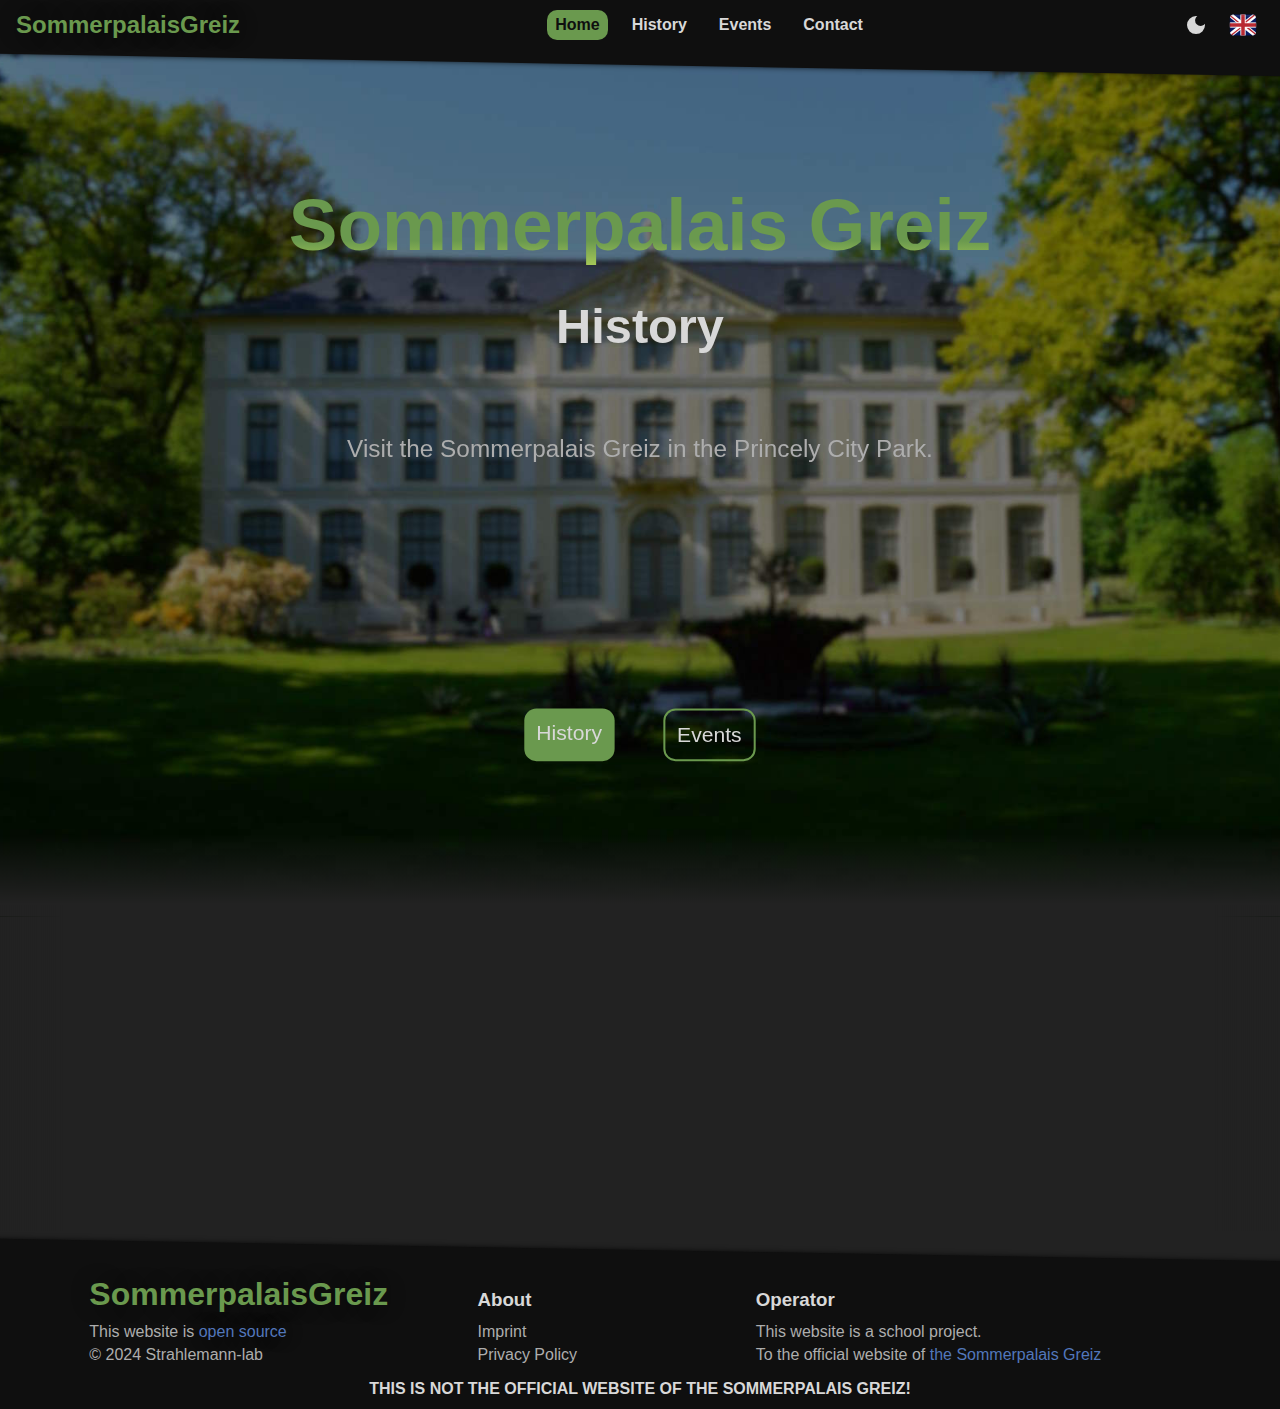
<file: index.html>
<!DOCTYPE html>
<html lang="en">
<head>
    <meta charset="UTF-8">
    <meta name="viewport" content="width=device-width, initial-scale=1.0">
    <title>SommerpalaisGreiz</title>
    <script src="script.js" defer></script>
    <script src="js/home.js" defer></script>
    <link rel="stylesheet" href="style.css">
    <link rel="stylesheet" href="css/home.css">
</head>

<body>
    <input type="checkbox" id="noscript-hide">
    <div id="noscript">
        <script>document.getElementById("noscript").style.display = "none"</script>
        <div>
            <section>
                <svg xmlns="http://www.w3.org/2000/svg" height="24px" viewBox="0 -960 960 960" width="24px" fill="#e8eaed"><path d="M109-120q-11 0-20-5.5T75-140q-5-9-5.5-19.5T75-180l370-640q6-10 15.5-15t19.5-5q10 0 19.5 5t15.5 15l370 640q6 10 5.5 20.5T885-140q-5 9-14 14.5t-20 5.5H109Zm371-120q17 0 28.5-11.5T520-280q0-17-11.5-28.5T480-320q-17 0-28.5 11.5T440-280q0 17 11.5 28.5T480-240Zm0-120q17 0 28.5-11.5T520-400v-120q0-17-11.5-28.5T480-560q-17 0-28.5 11.5T440-520v120q0 17 11.5 28.5T480-360Z"/></svg>
                <h2>No Javascript available</h2>
            </section>
            <section>
                <p>Javascript is disabled or not supported. The website cannot be displayed properly.</p>	
                <p>Under these circumstances you will not be able to interact properly with the website.</p>
            </section>
            <p>Please enable JavaScript to continue!</p>
            <section>
                <a href="https://www.google.com/search?q=how do I activate javascript" target="_blank">Enable JavaScript</a>
                <label for="noscript-hide">Continue without</label>
            </section>
        </div>
    </div>
    <div class="page">
        <nav>
            <div class="background"></div>
            <div>
                <a class="logo" href="index.html">SommerpalaisGreiz</a>
                <section aria-label="navigation">
                    <a class="active" href="#">Home</a>
                    <a href="en/history.html">History</a>
                    <a href="en/events.html">Events</a>
                    <a href="en/contact.html">Contact</a>
                </section>
                <section>
                    <button id="themeToggle"></button>
                    <button id="languageToggle" data-activelanguage="en" data-activesite="index">
                        <svg xmlns="http://www.w3.org/2000/svg" width="32" height="32" viewBox="0 0 32 32"><rect x="1" y="4" width="30" height="24" rx="4" ry="4" fill="#071b65"></rect><path d="M5.101,4h-.101c-1.981,0-3.615,1.444-3.933,3.334L26.899,28h.101c1.981,0,3.615-1.444,3.933-3.334L5.101,4Z" fill="#fff"></path><path d="M22.25,19h-2.5l9.934,7.947c.387-.353,.704-.777,.929-1.257l-8.363-6.691Z" fill="#b92932"></path><path d="M1.387,6.309l8.363,6.691h2.5L2.316,5.053c-.387,.353-.704,.777-.929,1.257Z" fill="#b92932"></path><path d="M5,28h.101L30.933,7.334c-.318-1.891-1.952-3.334-3.933-3.334h-.101L1.067,24.666c.318,1.891,1.952,3.334,3.933,3.334Z" fill="#fff"></path><rect x="13" y="4" width="6" height="24" fill="#fff"></rect><rect x="1" y="13" width="30" height="6" fill="#fff"></rect><rect x="14" y="4" width="4" height="24" fill="#b92932"></rect><rect x="14" y="1" width="4" height="30" transform="translate(32) rotate(90)" fill="#b92932"></rect><path d="M28.222,4.21l-9.222,7.376v1.414h.75l9.943-7.94c-.419-.384-.918-.671-1.471-.85Z" fill="#b92932"></path><path d="M2.328,26.957c.414,.374,.904,.656,1.447,.832l9.225-7.38v-1.408h-.75L2.328,26.957Z" fill="#b92932"></path><path d="M27,4H5c-2.209,0-4,1.791-4,4V24c0,2.209,1.791,4,4,4H27c2.209,0,4-1.791,4-4V8c0-2.209-1.791-4-4-4Zm3,20c0,1.654-1.346,3-3,3H5c-1.654,0-3-1.346-3-3V8c0-1.654,1.346-3,3-3H27c1.654,0,3,1.346,3,3V24Z" opacity=".15"></path><path d="M27,5H5c-1.657,0-3,1.343-3,3v1c0-1.657,1.343-3,3-3H27c1.657,0,3,1.343,3,3v-1c0-1.657-1.343-3-3-3Z" fill="#fff" opacity=".2"></path></svg>
                        <a id="noscript-languageToggle" href="de/start"><svg xmlns="http://www.w3.org/2000/svg" width="32" height="32" viewBox="0 0 32 32"><path fill="#cc2b1d" d="M1 11H31V21H1z"></path><path d="M5,4H27c2.208,0,4,1.792,4,4v4H1v-4c0-2.208,1.792-4,4-4Z"></path><path d="M5,20H27c2.208,0,4,1.792,4,4v4H1v-4c0-2.208,1.792-4,4-4Z" transform="rotate(180 16 24)" fill="#f8d147"></path><path d="M27,4H5c-2.209,0-4,1.791-4,4V24c0,2.209,1.791,4,4,4H27c2.209,0,4-1.791,4-4V8c0-2.209-1.791-4-4-4Zm3,20c0,1.654-1.346,3-3,3H5c-1.654,0-3-1.346-3-3V8c0-1.654,1.346-3,3-3H27c1.654,0,3,1.346,3,3V24Z" opacity=".15"></path><path d="M27,5H5c-1.657,0-3,1.343-3,3v1c0-1.657,1.343-3,3-3H27c1.657,0,3,1.343,3,3v-1c0-1.657-1.343-3-3-3Z" fill="#fff" opacity=".2"></path></svg></a>
                        <script>document.getElementById("noscript-languageToggle").style.display = "none"</script>
                    </button>
                </section>
            </div>
        </nav>
        <main>
            <div class="main-landing">
                <div class="in">
                    <section>
                        <div><h1>Sommerpalais Greiz</h1></div>
                        <div id="headline-animation">
                            <p id="text1" class="in-place">History</p>
                            <p id="text2" class="under-place">Events</p>
                            <p id="text3" class="upper-place">Contact</p>
                        </div>
                        <p>Visit the Sommerpalais Greiz in the Princely City Park.</p>
                    </section>
                    <section>
                        <a href="en/history.html">History</a>
                        <a href="en/events.html">Events</a>
                    </section>
                </div>
            </div>
            <div class="img-slider">
                <div>
                    <section style="--position: 1">
                        <img src="image/home_imgSlider/biblotek.jpg" alt="">
                    </section>
                    <section style="--position: 2">
                        <img src="image/home_imgSlider/ausen_1.jpg" alt="">
                    </section>
                    <section style="--position: 3">
                        <img src="image/home_imgSlider/ausen_2.jpg" alt="">
                    </section>
                    <section style="--position: 4">
                        <img src="image/home_imgSlider/sall_weiss.jpg" alt="">
                    </section>
                    <section style="--position: 5">
                        <img src="image/home_imgSlider/sall_2.jpg" alt="">
                    </section>
                </div>
            </div>
        </main>
        <footer>
            <div class="background"></div>
            <div class="footer">
                <div class="logo-info">
                    <a class="logo" href="index.html">SommerpalaisGreiz</a>
                    <p>This website is <a href="https://github.com/Strahlemann-lab/school-website-projekt">open source</a></p>
                    <p>© 2024 Strahlemann-lab</p>
                </div>
                <div class="about-info">
                    <h3>About</h3>
                    <a href="en/imprint.html">Imprint</a>
                    <a href="en/privacy.html">Privacy Policy</a>
                </div>
                <div class="operator-info">
                    <h3>Operator</h3>
                    <p>This website is a school project.</p>
                    <section><p>To the official website of </p><a href="http://www.sommerpalais-greiz.de/">the Sommerpalais Greiz</a></section>
                </div>
                <div class="warning-info">THIS IS NOT THE OFFICIAL WEBSITE OF THE SOMMERPALAIS GREIZ!</div>
            </div>  
        </footer>
    </div>
</body>
</html>
</file>
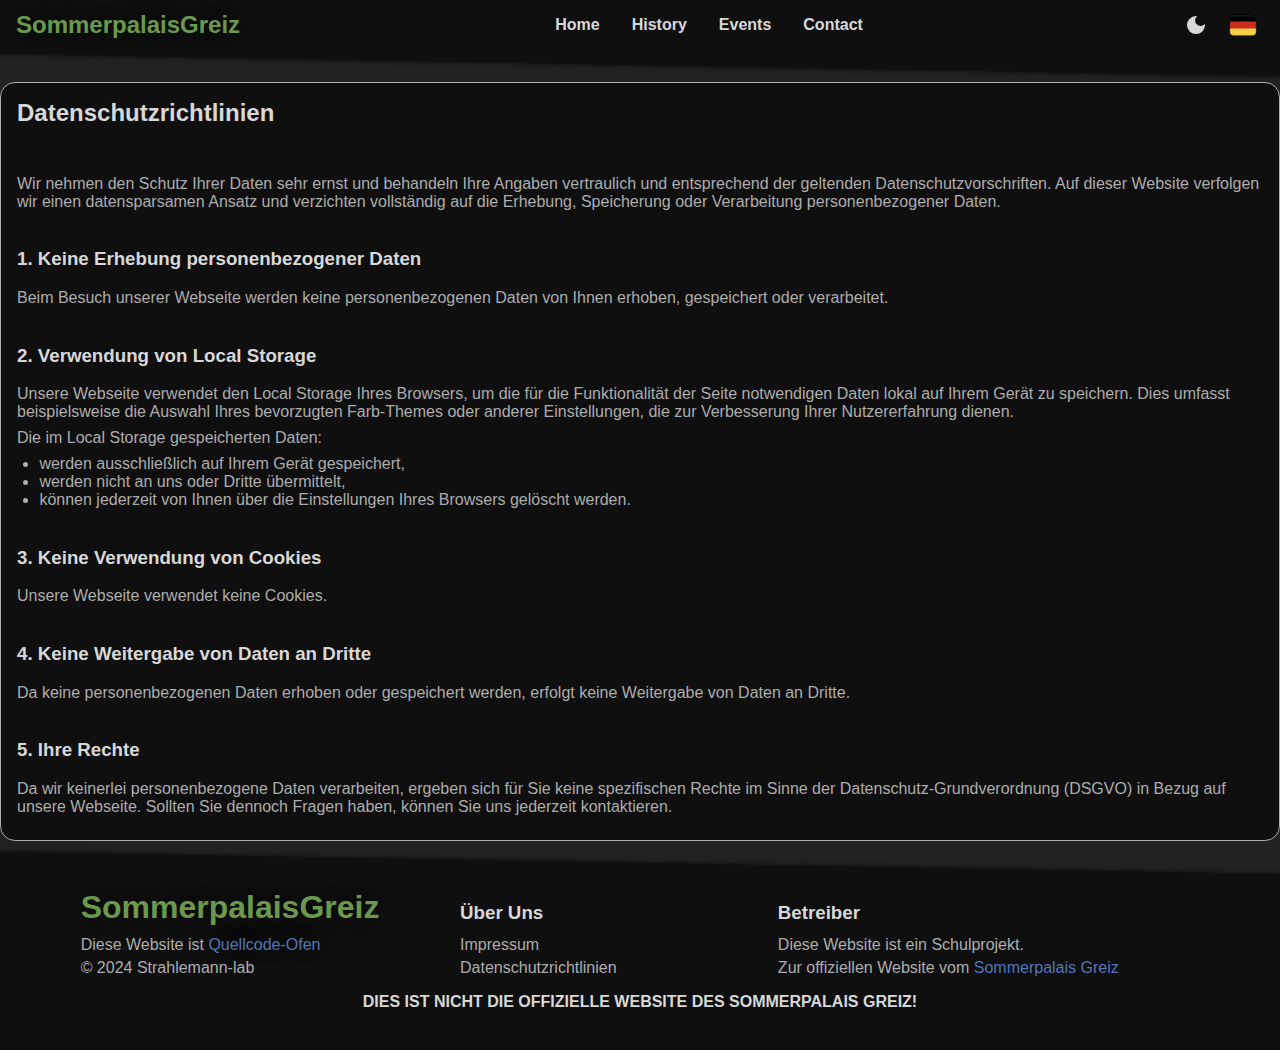
<file: de/datenschutz.html>
<!DOCTYPE html>
<html lang="de">
<head>
    <meta charset="UTF-8">
    <meta name="viewport" content="width=device-width, initial-scale=1.0">
    <title>SommerpalaisGreiz-Privacy Policy</title>
    <script src="../script.js" defer></script>
    <link rel="stylesheet" href="../style.css">
    <link rel="stylesheet" href="../css/privacy.css">
</head>

<body>
    <input type="checkbox" id="noscript-hide">
    <div id="noscript">
        <script>document.getElementById("noscript").style.display = "none"</script>
        <div>
            <section>
                <svg xmlns="http://www.w3.org/2000/svg" height="24px" viewBox="0 -960 960 960" width="24px" fill="#e8eaed"><path d="M109-120q-11 0-20-5.5T75-140q-5-9-5.5-19.5T75-180l370-640q6-10 15.5-15t19.5-5q10 0 19.5 5t15.5 15l370 640q6 10 5.5 20.5T885-140q-5 9-14 14.5t-20 5.5H109Zm371-120q17 0 28.5-11.5T520-280q0-17-11.5-28.5T480-320q-17 0-28.5 11.5T440-280q0 17 11.5 28.5T480-240Zm0-120q17 0 28.5-11.5T520-400v-120q0-17-11.5-28.5T480-560q-17 0-28.5 11.5T440-520v120q0 17 11.5 28.5T480-360Z"/></svg>
                <h2>No Javascript available</h2>
            </section>
            <section>
                <p>Javascript is disabled or not supported. The website cannot be displayed properly.</p>	
                <p>Under these circumstances you will not be able to interact properly with the website.</p>
            </section>
            <p>Please enable JavaScript to continue!</p>
            <section>
                <a href="https://www.google.com/search?q=how do I activate javascript" target="_blank">Enable JavaScript</a>
                <label for="noscript-hide">Continue without</label>
            </section>
        </div>
    </div>
    <div class="page">
        <nav>
            <div class="background"></div>
            <div>
                <a class="logo" href="../de/start.html">SommerpalaisGreiz</a>
                <section aria-label="navigation">
                    <a href="../de/start.html">Home</a>
                    <a href="../de/geschichte.html">History</a>
                    <a href="../de/veranstaltungen.html">Events</a>
                    <a href="../de/kontakt.html">Contact</a>
                </section>
                <section>
                    <button id="themeToggle"></button>
                    <button id="languageToggle" data-activelanguage="de" data-activesite="datenschutz">
                        <svg xmlns="http://www.w3.org/2000/svg" width="32" height="32" viewBox="0 0 32 32"><path fill="#cc2b1d" d="M1 11H31V21H1z"></path><path d="M5,4H27c2.208,0,4,1.792,4,4v4H1v-4c0-2.208,1.792-4,4-4Z"></path><path d="M5,20H27c2.208,0,4,1.792,4,4v4H1v-4c0-2.208,1.792-4,4-4Z" transform="rotate(180 16 24)" fill="#f8d147"></path><path d="M27,4H5c-2.209,0-4,1.791-4,4V24c0,2.209,1.791,4,4,4H27c2.209,0,4-1.791,4-4V8c0-2.209-1.791-4-4-4Zm3,20c0,1.654-1.346,3-3,3H5c-1.654,0-3-1.346-3-3V8c0-1.654,1.346-3,3-3H27c1.654,0,3,1.346,3,3V24Z" opacity=".15"></path><path d="M27,5H5c-1.657,0-3,1.343-3,3v1c0-1.657,1.343-3,3-3H27c1.657,0,3,1.343,3,3v-1c0-1.657-1.343-3-3-3Z" fill="#fff" opacity=".2"></path></svg></a>
                        <a id="noscript-languageToggle" href="de/start"><svg xmlns="http://www.w3.org/2000/svg" width="32" height="32" viewBox="0 0 32 32"><rect x="1" y="4" width="30" height="24" rx="4" ry="4" fill="#071b65"></rect><path d="M5.101,4h-.101c-1.981,0-3.615,1.444-3.933,3.334L26.899,28h.101c1.981,0,3.615-1.444,3.933-3.334L5.101,4Z" fill="#fff"></path><path d="M22.25,19h-2.5l9.934,7.947c.387-.353,.704-.777,.929-1.257l-8.363-6.691Z" fill="#b92932"></path><path d="M1.387,6.309l8.363,6.691h2.5L2.316,5.053c-.387,.353-.704,.777-.929,1.257Z" fill="#b92932"></path><path d="M5,28h.101L30.933,7.334c-.318-1.891-1.952-3.334-3.933-3.334h-.101L1.067,24.666c.318,1.891,1.952,3.334,3.933,3.334Z" fill="#fff"></path><rect x="13" y="4" width="6" height="24" fill="#fff"></rect><rect x="1" y="13" width="30" height="6" fill="#fff"></rect><rect x="14" y="4" width="4" height="24" fill="#b92932"></rect><rect x="14" y="1" width="4" height="30" transform="translate(32) rotate(90)" fill="#b92932"></rect><path d="M28.222,4.21l-9.222,7.376v1.414h.75l9.943-7.94c-.419-.384-.918-.671-1.471-.85Z" fill="#b92932"></path><path d="M2.328,26.957c.414,.374,.904,.656,1.447,.832l9.225-7.38v-1.408h-.75L2.328,26.957Z" fill="#b92932"></path><path d="M27,4H5c-2.209,0-4,1.791-4,4V24c0,2.209,1.791,4,4,4H27c2.209,0,4-1.791,4-4V8c0-2.209-1.791-4-4-4Zm3,20c0,1.654-1.346,3-3,3H5c-1.654,0-3-1.346-3-3V8c0-1.654,1.346-3,3-3H27c1.654,0,3,1.346,3,3V24Z" opacity=".15"></path><path d="M27,5H5c-1.657,0-3,1.343-3,3v1c0-1.657,1.343-3,3-3H27c1.657,0,3,1.343,3,3v-1c0-1.657-1.343-3-3-3Z" fill="#fff" opacity=".2"></path></svg></a>
                        <script>document.getElementById("noscript-languageToggle").style.display = "none"</script>
                    </button>
                </section>
            </div>
        </nav>
        <main>
            <div class="main-1">
                <div class="in">
                    <h2>Datenschutzrichtlinien</h2>
                    <p>Wir nehmen den Schutz Ihrer Daten sehr ernst und behandeln Ihre Angaben vertraulich und entsprechend der geltenden Datenschutzvorschriften. Auf dieser Website verfolgen wir einen datensparsamen Ansatz und verzichten vollständig auf die Erhebung, Speicherung oder Verarbeitung personenbezogener Daten.</p>
                    <h3>1. Keine Erhebung personenbezogener Daten</h3>
                    <p>Beim Besuch unserer Webseite werden keine personenbezogenen Daten von Ihnen erhoben, gespeichert oder verarbeitet.</p>
                    <h3>2. Verwendung von Local Storage</h3>
                    <p>Unsere Webseite verwendet den Local Storage Ihres Browsers, um die für die Funktionalität der Seite notwendigen Daten lokal auf Ihrem Gerät zu speichern. Dies umfasst beispielsweise die Auswahl Ihres bevorzugten Farb-Themes oder anderer Einstellungen, die zur Verbesserung Ihrer Nutzererfahrung dienen.</p>
                    <p>Die im Local Storage gespeicherten Daten:</p>
                    <ul>
                        <li>werden ausschließlich auf Ihrem Gerät gespeichert,</li>
                        <li>werden nicht an uns oder Dritte übermittelt,</li>
                        <li>können jederzeit von Ihnen über die Einstellungen Ihres Browsers gelöscht werden.</li>
                    </ul>
                    <h3>3. Keine Verwendung von Cookies</h3>
                    <p>Unsere Webseite verwendet keine Cookies.</p>
                    <h3>4. Keine Weitergabe von Daten an Dritte</h3>
                    <p>Da keine personenbezogenen Daten erhoben oder gespeichert werden, erfolgt keine Weitergabe von Daten an Dritte.</p>
                    <h3>5. Ihre Rechte</h3>
                    <p>Da wir keinerlei personenbezogene Daten verarbeiten, ergeben sich für Sie keine spezifischen Rechte im Sinne der Datenschutz-Grundverordnung (DSGVO) in Bezug auf unsere Webseite. Sollten Sie dennoch Fragen haben, können Sie uns jederzeit kontaktieren.</p>
                    
                </div>
            </div>
        </main>
        <footer>
            <div class="background"></div>
            <div class="footer">
                <div class="logo-info">
                    <a class="logo" href="../de/start.html">SommerpalaisGreiz</a>
                    <p>Diese Website ist <a href="https://github.com/Strahlemann-lab/school-website-projekt">Quellcode-Ofen</a></p>
                    <p>© 2024 Strahlemann-lab</p>
                </div>
                <div class="about-info">
                    <h3>Über Uns</h3>
                    <a href="../de/impressum.html">Impressum</a>
                    <a href="../de/datenschutz.html">Datenschutzrichtlinien</a>
                </div>
                <div class="operator-info">
                    <h3>Betreiber</h3>
                    <p>Diese Website ist ein Schulprojekt.</p>
                    <section><p>Zur offiziellen Website vom </p><a href="http://www.sommerpalais-greiz.de/">Sommerpalais Greiz</a></section>
                </div>
                <div class="warning-info">DIES IST NICHT DIE OFFIZIELLE WEBSITE DES SOMMERPALAIS GREIZ!</div>
            </div>  
        </footer>
    </div>
</body>
</html>
</file>
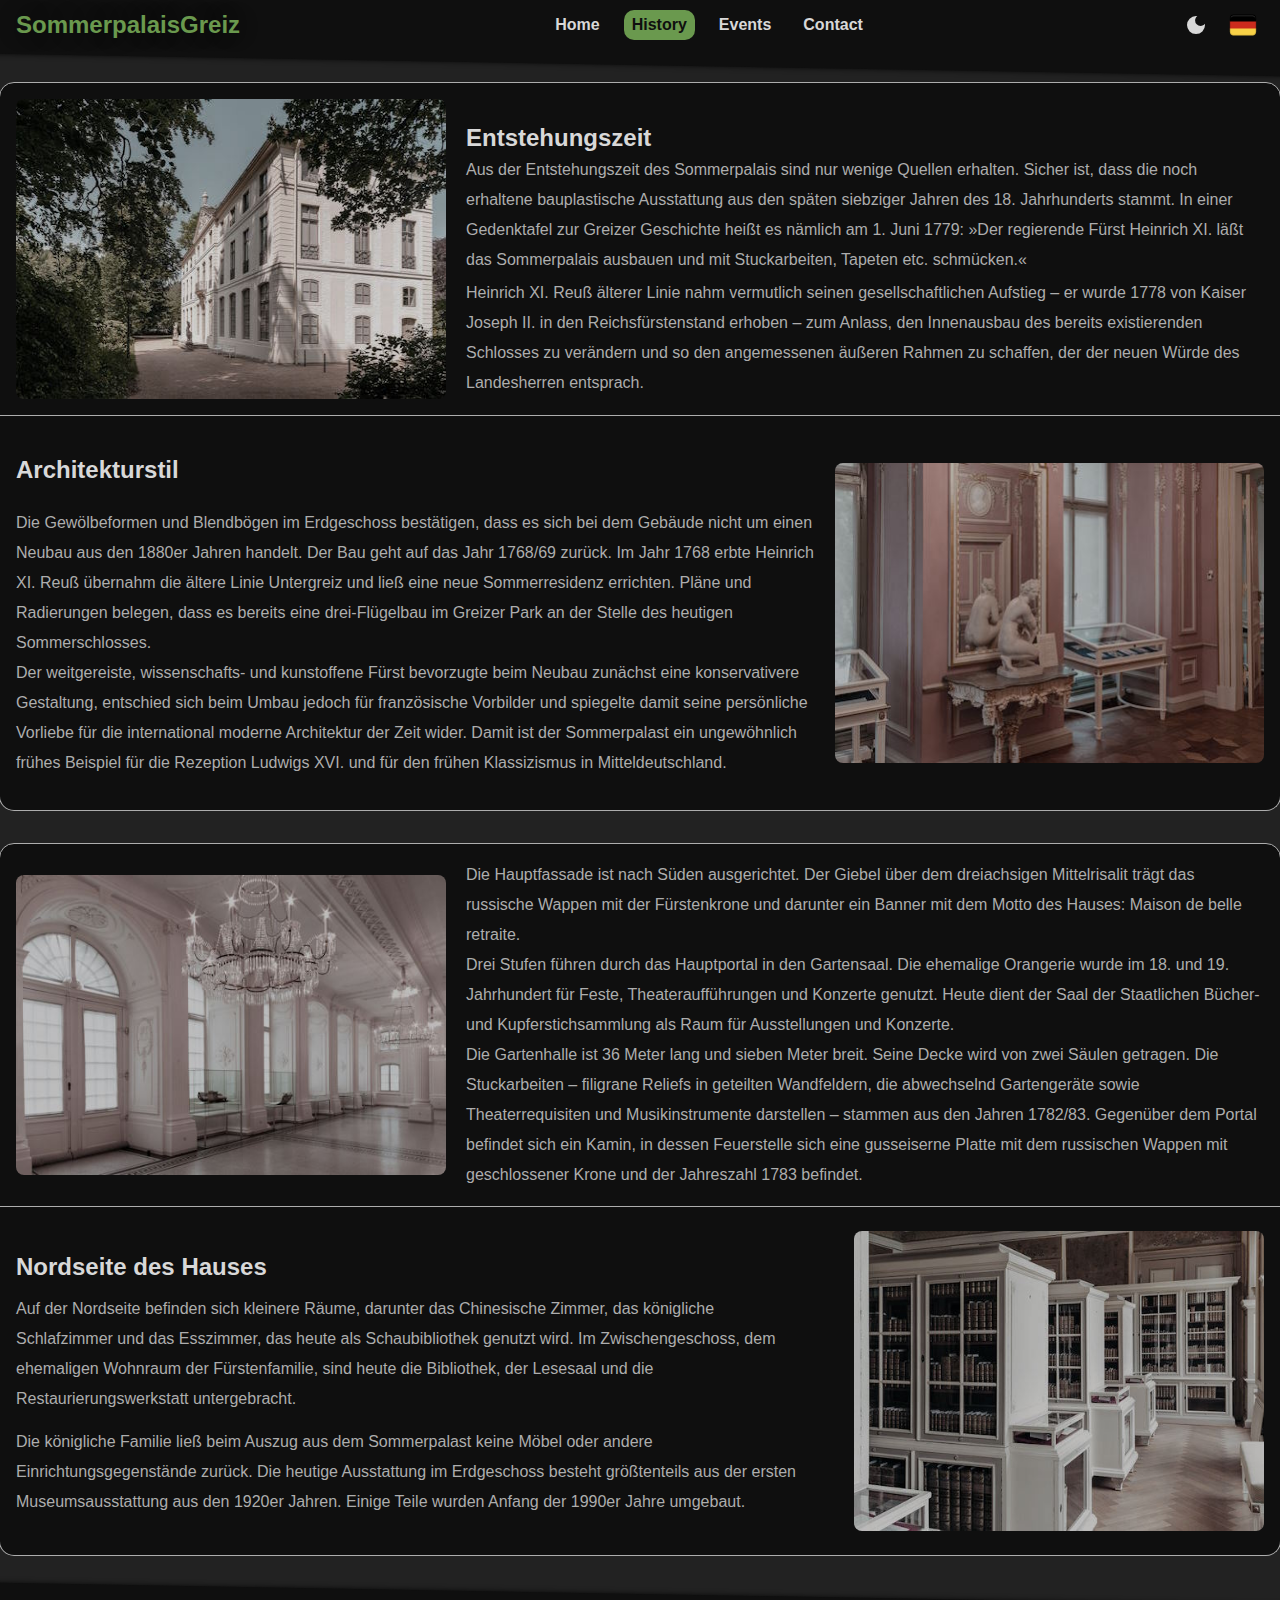
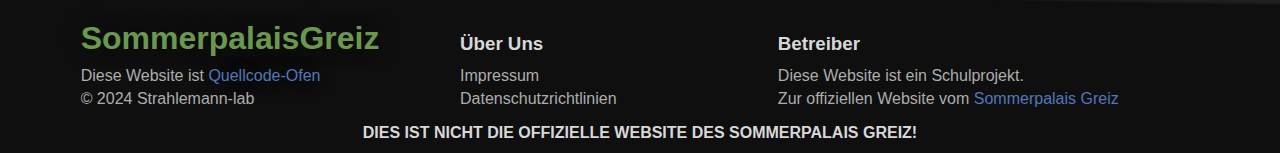
<file: de/geschichte.html>
<!DOCTYPE html>
<html lang="de">
<head>
    <meta charset="UTF-8">
    <meta name="viewport" content="width=device-width, initial-scale=1.0">
    <title>SommerpalaisGreiz-History</title>
    <script src="../script.js" defer></script>
    <link rel="stylesheet" href="../style.css">
    <link rel="stylesheet" href="../css/history.css">
</head>

<body>
    <input type="checkbox" id="noscript-hide">
    <div id="noscript">
        <script>document.getElementById("noscript").style.display = "none"</script>
        <div>
            <section>
                <svg xmlns="http://www.w3.org/2000/svg" height="24px" viewBox="0 -960 960 960" width="24px" fill="#e8eaed"><path d="M109-120q-11 0-20-5.5T75-140q-5-9-5.5-19.5T75-180l370-640q6-10 15.5-15t19.5-5q10 0 19.5 5t15.5 15l370 640q6 10 5.5 20.5T885-140q-5 9-14 14.5t-20 5.5H109Zm371-120q17 0 28.5-11.5T520-280q0-17-11.5-28.5T480-320q-17 0-28.5 11.5T440-280q0 17 11.5 28.5T480-240Zm0-120q17 0 28.5-11.5T520-400v-120q0-17-11.5-28.5T480-560q-17 0-28.5 11.5T440-520v120q0 17 11.5 28.5T480-360Z"/></svg>
                <h2>No Javascript available</h2>
            </section>
            <section>
                <p>Javascript is disabled or not supported. The website cannot be displayed properly.</p>	
                <p>Under these circumstances you will not be able to interact properly with the website.</p>
            </section>
            <p>Please enable JavaScript to continue!</p>
            <section>
                <a href="https://www.google.com/search?q=how do I activate javascript" target="_blank">Enable JavaScript</a>
                <label for="noscript-hide">Continue without</label>
            </section>
        </div>
    </div>
    <div class="page">
        <nav>
            <div class="background"></div>
            <div>
                <a class="logo" href="../de/start.html">SommerpalaisGreiz</a>
                <section aria-label="navigation">
                    <a href="../de/start.html">Home</a>
                    <a class="active" href="../de/geschichte.html">History</a>
                    <a href="../de/veranstaltungen.html">Events</a>
                    <a href="../de/kontakt.html">Contact</a>
                </section>
                <section>
                    <button id="themeToggle"></button>
                    <button id="languageToggle" data-activelanguage="de" data-activesite="geschichte">
                        <svg xmlns="http://www.w3.org/2000/svg" width="32" height="32" viewBox="0 0 32 32"><path fill="#cc2b1d" d="M1 11H31V21H1z"></path><path d="M5,4H27c2.208,0,4,1.792,4,4v4H1v-4c0-2.208,1.792-4,4-4Z"></path><path d="M5,20H27c2.208,0,4,1.792,4,4v4H1v-4c0-2.208,1.792-4,4-4Z" transform="rotate(180 16 24)" fill="#f8d147"></path><path d="M27,4H5c-2.209,0-4,1.791-4,4V24c0,2.209,1.791,4,4,4H27c2.209,0,4-1.791,4-4V8c0-2.209-1.791-4-4-4Zm3,20c0,1.654-1.346,3-3,3H5c-1.654,0-3-1.346-3-3V8c0-1.654,1.346-3,3-3H27c1.654,0,3,1.346,3,3V24Z" opacity=".15"></path><path d="M27,5H5c-1.657,0-3,1.343-3,3v1c0-1.657,1.343-3,3-3H27c1.657,0,3,1.343,3,3v-1c0-1.657-1.343-3-3-3Z" fill="#fff" opacity=".2"></path></svg></a>
                        <a id="noscript-languageToggle" href="de/start"><svg xmlns="http://www.w3.org/2000/svg" width="32" height="32" viewBox="0 0 32 32"><rect x="1" y="4" width="30" height="24" rx="4" ry="4" fill="#071b65"></rect><path d="M5.101,4h-.101c-1.981,0-3.615,1.444-3.933,3.334L26.899,28h.101c1.981,0,3.615-1.444,3.933-3.334L5.101,4Z" fill="#fff"></path><path d="M22.25,19h-2.5l9.934,7.947c.387-.353,.704-.777,.929-1.257l-8.363-6.691Z" fill="#b92932"></path><path d="M1.387,6.309l8.363,6.691h2.5L2.316,5.053c-.387,.353-.704,.777-.929,1.257Z" fill="#b92932"></path><path d="M5,28h.101L30.933,7.334c-.318-1.891-1.952-3.334-3.933-3.334h-.101L1.067,24.666c.318,1.891,1.952,3.334,3.933,3.334Z" fill="#fff"></path><rect x="13" y="4" width="6" height="24" fill="#fff"></rect><rect x="1" y="13" width="30" height="6" fill="#fff"></rect><rect x="14" y="4" width="4" height="24" fill="#b92932"></rect><rect x="14" y="1" width="4" height="30" transform="translate(32) rotate(90)" fill="#b92932"></rect><path d="M28.222,4.21l-9.222,7.376v1.414h.75l9.943-7.94c-.419-.384-.918-.671-1.471-.85Z" fill="#b92932"></path><path d="M2.328,26.957c.414,.374,.904,.656,1.447,.832l9.225-7.38v-1.408h-.75L2.328,26.957Z" fill="#b92932"></path><path d="M27,4H5c-2.209,0-4,1.791-4,4V24c0,2.209,1.791,4,4,4H27c2.209,0,4-1.791,4-4V8c0-2.209-1.791-4-4-4Zm3,20c0,1.654-1.346,3-3,3H5c-1.654,0-3-1.346-3-3V8c0-1.654,1.346-3,3-3H27c1.654,0,3,1.346,3,3V24Z" opacity=".15"></path><path d="M27,5H5c-1.657,0-3,1.343-3,3v1c0-1.657,1.343-3,3-3H27c1.657,0,3,1.343,3,3v-1c0-1.657-1.343-3-3-3Z" fill="#fff" opacity=".2"></path></svg></a>
                        <script>document.getElementById("noscript-languageToggle").style.display = "none"</script>
                    </button>
                </section>
            </div>
        </nav>
        <main>
            <div class="main-1">
                <section>
                    <img src="../image/history/ausen_3.jpg" alt="">
                    <div>
                        <h2>Entstehungszeit</h2>
                        <p>Aus der Entstehungszeit des Sommerpalais sind nur wenige Quellen erhalten. Sicher ist, dass die noch erhaltene bauplastische Ausstattung aus den späten siebziger Jahren des 18. Jahrhunderts stammt. In einer Gedenktafel zur Greizer Geschichte heißt es nämlich am 1. Juni 1779: »Der regierende Fürst Heinrich XI. läßt das Sommerpalais ausbauen und mit Stuckarbeiten, Tapeten etc. schmücken.«</p>
                        <p>Heinrich XI. Reuß älterer Linie nahm vermutlich seinen gesellschaftlichen Aufstieg – er wurde 1778 von Kaiser Joseph II. in den Reichsfürstenstand erhoben – zum Anlass, den Innenausbau des bereits existierenden Schlosses zu verändern und so den angemessenen äußeren Rahmen zu schaffen, der der neuen Würde des Landesherren entsprach.</p>
                    </div>
                </section>
                <section>
                    <div>
                        <h2>Architekturstil</h2>
                        <p>Die Gewölbeformen und Blendbögen im Erdgeschoss bestätigen, dass es sich bei dem Gebäude nicht um einen Neubau aus den 1880er Jahren handelt. Der Bau geht auf das Jahr 1768/69 zurück. Im Jahr 1768 erbte Heinrich XI. Reuß übernahm die ältere Linie Untergreiz und ließ eine neue Sommerresidenz errichten. Pläne und Radierungen belegen, dass es bereits eine drei-Flügelbau im Greizer Park an der Stelle des heutigen Sommerschlosses.</p>
                        <p>Der weitgereiste, wissenschafts- und kunstoffene Fürst bevorzugte beim Neubau zunächst eine konservativere Gestaltung, entschied sich beim Umbau jedoch für französische Vorbilder und spiegelte damit seine persönliche Vorliebe für die international moderne Architektur der Zeit wider. Damit ist der Sommerpalast ein ungewöhnlich frühes Beispiel für die Rezeption Ludwigs XVI. und für den frühen Klassizismus in Mitteldeutschland.</p>
                    </div>
                    <img src="../image/history/statur.jpg" alt="">
                </section>
                <section>
                    <img src="../image/history/sall_weiss.jpg" alt="">
                    <div>
                        <p>Die Hauptfassade ist nach Süden ausgerichtet. Der Giebel über dem dreiachsigen Mittelrisalit trägt das russische Wappen mit der Fürstenkrone und darunter ein Banner mit dem Motto des Hauses: Maison de belle retraite.</p>
                        <p>Drei Stufen führen durch das Hauptportal in den Gartensaal. Die ehemalige Orangerie wurde im 18. und 19. Jahrhundert für Feste, Theateraufführungen und Konzerte genutzt. Heute dient der Saal der Staatlichen Bücher- und Kupferstichsammlung als Raum für Ausstellungen und Konzerte.</p>
                        <p>Die Gartenhalle ist 36 Meter lang und sieben Meter breit. Seine Decke wird von zwei Säulen getragen. Die Stuckarbeiten – filigrane Reliefs in geteilten Wandfeldern, die abwechselnd Gartengeräte sowie Theaterrequisiten und Musikinstrumente darstellen – stammen aus den Jahren 1782/83. Gegenüber dem Portal befindet sich ein Kamin, in dessen Feuerstelle sich eine gusseiserne Platte mit dem russischen Wappen mit geschlossener Krone und der Jahreszahl 1783 befindet.</p>
                    </div>
                </section>
                <section>
                    <div>
                        <h2>Nordseite des Hauses</h2>
                        <p>Auf der Nordseite befinden sich kleinere Räume, darunter das Chinesische Zimmer, das königliche Schlafzimmer und das Esszimmer, das heute als Schaubibliothek genutzt wird. Im Zwischengeschoss, dem ehemaligen Wohnraum der Fürstenfamilie, sind heute die Bibliothek, der Lesesaal und die Restaurierungswerkstatt untergebracht.</p>
                        <p>Die königliche Familie ließ beim Auszug aus dem Sommerpalast keine Möbel oder andere Einrichtungsgegenstände zurück. Die heutige Ausstattung im Erdgeschoss besteht größtenteils aus der ersten Museumsausstattung aus den 1920er Jahren. Einige Teile wurden Anfang der 1990er Jahre umgebaut.</p>
                    </div>
                    <img src="../image/history/biblotek.jpg" alt="">
                </section>
            </div>
        </main>
        <footer>
            <div class="background"></div>
            <div class="footer">
                <div class="logo-info">
                    <a class="logo" href="../de/start.html">SommerpalaisGreiz</a>
                    <p>Diese Website ist <a href="https://github.com/Strahlemann-lab/school-website-projekt">Quellcode-Ofen</a></p>
                    <p>© 2024 Strahlemann-lab</p>
                </div>
                <div class="about-info">
                    <h3>Über Uns</h3>
                    <a href="../de/impressum.html">Impressum</a>
                    <a href="../de/datenschutz.html">Datenschutzrichtlinien</a>
                </div>
                <div class="operator-info">
                    <h3>Betreiber</h3>
                    <p>Diese Website ist ein Schulprojekt.</p>
                    <section><p>Zur offiziellen Website vom </p><a href="http://www.sommerpalais-greiz.de/">Sommerpalais Greiz</a></section>
                </div>
                <div class="warning-info">DIES IST NICHT DIE OFFIZIELLE WEBSITE DES SOMMERPALAIS GREIZ!</div>
            </div>  
        </footer>
    </div>
</body>
</html>
</file>
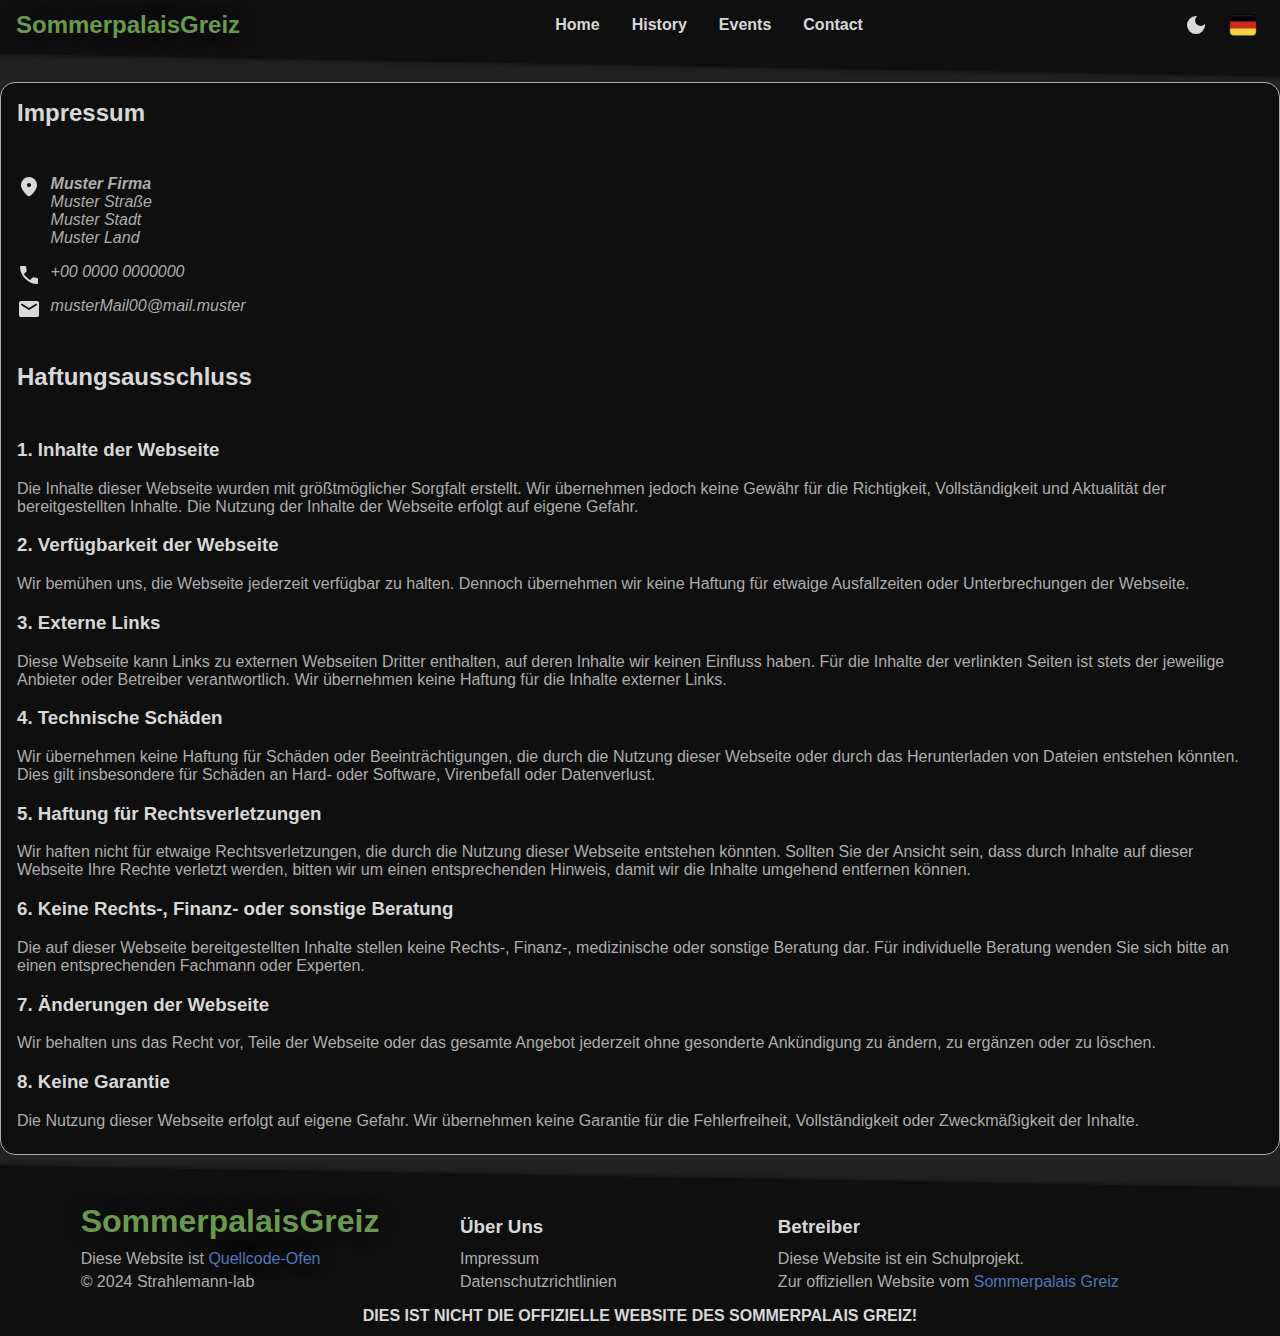
<file: de/impressum.html>
<!DOCTYPE html>
<html lang="de">
<head>
    <meta charset="UTF-8">
    <meta name="viewport" content="width=device-width, initial-scale=1.0">
    <title>SommerpalaisGreiz-Imprint</title>
    <script src="../script.js" defer></script>
    <link rel="stylesheet" href="../style.css">
    <link rel="stylesheet" href="../css/imprint.css">
</head>

<body>
    <input type="checkbox" id="noscript-hide">
    <div id="noscript">
        <script>document.getElementById("noscript").style.display = "none"</script>
        <div>
            <section>
                <svg xmlns="http://www.w3.org/2000/svg" height="24px" viewBox="0 -960 960 960" width="24px" fill="#e8eaed"><path d="M109-120q-11 0-20-5.5T75-140q-5-9-5.5-19.5T75-180l370-640q6-10 15.5-15t19.5-5q10 0 19.5 5t15.5 15l370 640q6 10 5.5 20.5T885-140q-5 9-14 14.5t-20 5.5H109Zm371-120q17 0 28.5-11.5T520-280q0-17-11.5-28.5T480-320q-17 0-28.5 11.5T440-280q0 17 11.5 28.5T480-240Zm0-120q17 0 28.5-11.5T520-400v-120q0-17-11.5-28.5T480-560q-17 0-28.5 11.5T440-520v120q0 17 11.5 28.5T480-360Z"/></svg>
                <h2>No Javascript available</h2>
            </section>
            <section>
                <p>Javascript is disabled or not supported. The website cannot be displayed properly.</p>	
                <p>Under these circumstances you will not be able to interact properly with the website.</p>
            </section>
            <p>Please enable JavaScript to continue!</p>
            <section>
                <a href="https://www.google.com/search?q=how do I activate javascript" target="_blank">Enable JavaScript</a>
                <label for="noscript-hide">Continue without</label>
            </section>
        </div>
    </div>
    <div class="page">
        <nav>
            <div class="background"></div>
            <div>
                <a class="logo" href="../de/start.html">SommerpalaisGreiz</a>
                <section aria-label="navigation">
                    <a href="../de/start.html">Home</a>
                    <a href="../de/geschichte.html">History</a>
                    <a href="../de/veranstaltungen.html">Events</a>
                    <a href="../de/kontakt.html">Contact</a>
                </section>
                <section>
                    <button id="themeToggle"></button>
                    <button id="languageToggle" data-activelanguage="de" data-activesite="impressum">
                        <svg xmlns="http://www.w3.org/2000/svg" width="32" height="32" viewBox="0 0 32 32"><path fill="#cc2b1d" d="M1 11H31V21H1z"></path><path d="M5,4H27c2.208,0,4,1.792,4,4v4H1v-4c0-2.208,1.792-4,4-4Z"></path><path d="M5,20H27c2.208,0,4,1.792,4,4v4H1v-4c0-2.208,1.792-4,4-4Z" transform="rotate(180 16 24)" fill="#f8d147"></path><path d="M27,4H5c-2.209,0-4,1.791-4,4V24c0,2.209,1.791,4,4,4H27c2.209,0,4-1.791,4-4V8c0-2.209-1.791-4-4-4Zm3,20c0,1.654-1.346,3-3,3H5c-1.654,0-3-1.346-3-3V8c0-1.654,1.346-3,3-3H27c1.654,0,3,1.346,3,3V24Z" opacity=".15"></path><path d="M27,5H5c-1.657,0-3,1.343-3,3v1c0-1.657,1.343-3,3-3H27c1.657,0,3,1.343,3,3v-1c0-1.657-1.343-3-3-3Z" fill="#fff" opacity=".2"></path></svg></a>
                        <a id="noscript-languageToggle" href="de/start"><svg xmlns="http://www.w3.org/2000/svg" width="32" height="32" viewBox="0 0 32 32"><rect x="1" y="4" width="30" height="24" rx="4" ry="4" fill="#071b65"></rect><path d="M5.101,4h-.101c-1.981,0-3.615,1.444-3.933,3.334L26.899,28h.101c1.981,0,3.615-1.444,3.933-3.334L5.101,4Z" fill="#fff"></path><path d="M22.25,19h-2.5l9.934,7.947c.387-.353,.704-.777,.929-1.257l-8.363-6.691Z" fill="#b92932"></path><path d="M1.387,6.309l8.363,6.691h2.5L2.316,5.053c-.387,.353-.704,.777-.929,1.257Z" fill="#b92932"></path><path d="M5,28h.101L30.933,7.334c-.318-1.891-1.952-3.334-3.933-3.334h-.101L1.067,24.666c.318,1.891,1.952,3.334,3.933,3.334Z" fill="#fff"></path><rect x="13" y="4" width="6" height="24" fill="#fff"></rect><rect x="1" y="13" width="30" height="6" fill="#fff"></rect><rect x="14" y="4" width="4" height="24" fill="#b92932"></rect><rect x="14" y="1" width="4" height="30" transform="translate(32) rotate(90)" fill="#b92932"></rect><path d="M28.222,4.21l-9.222,7.376v1.414h.75l9.943-7.94c-.419-.384-.918-.671-1.471-.85Z" fill="#b92932"></path><path d="M2.328,26.957c.414,.374,.904,.656,1.447,.832l9.225-7.38v-1.408h-.75L2.328,26.957Z" fill="#b92932"></path><path d="M27,4H5c-2.209,0-4,1.791-4,4V24c0,2.209,1.791,4,4,4H27c2.209,0,4-1.791,4-4V8c0-2.209-1.791-4-4-4Zm3,20c0,1.654-1.346,3-3,3H5c-1.654,0-3-1.346-3-3V8c0-1.654,1.346-3,3-3H27c1.654,0,3,1.346,3,3V24Z" opacity=".15"></path><path d="M27,5H5c-1.657,0-3,1.343-3,3v1c0-1.657,1.343-3,3-3H27c1.657,0,3,1.343,3,3v-1c0-1.657-1.343-3-3-3Z" fill="#fff" opacity=".2"></path></svg></a>
                        <script>document.getElementById("noscript-languageToggle").style.display = "none"</script>
                    </button>
                </section>
            </div>
        </nav>
        <main>
            <div class="main-1">
                <div class="in">
                    <h2>Impressum</h2>
                    <address>
                        <a href="#">
                            <svg xmlns="http://www.w3.org/2000/svg" height="24px" viewBox="0 -960 960 960" width="24px" fill="#e8eaed"><path d="M480-107q-14 0-28-5t-25-15q-65-60-115-117t-83.5-110.5q-33.5-53.5-51-103T160-552q0-150 96.5-239T480-880q127 0 223.5 89T800-552q0 45-17.5 94.5t-51 103Q698-301 648-244T533-127q-11 10-25 15t-28 5Zm0-373q33 0 56.5-23.5T560-560q0-33-23.5-56.5T480-640q-33 0-56.5 23.5T400-560q0 33 23.5 56.5T480-480Z"/></svg>
                            <p><strong>Muster Firma</strong><br>Muster Straße<br>Muster Stadt<br>Muster Land<br></p>
                        </a>
                        <a href="tel:000.000.000.000">
                            <svg xmlns="http://www.w3.org/2000/svg" height="24px" viewBox="0 -960 960 960" width="24px" fill="#e8eaed"><path d="M798-120q-125 0-247-54.5T329-329Q229-429 174.5-551T120-798q0-18 12-30t30-12h162q14 0 25 9.5t13 22.5l26 140q2 16-1 27t-11 19l-97 98q20 37 47.5 71.5T387-386q31 31 65 57.5t72 48.5l94-94q9-9 23.5-13.5T670-390l138 28q14 4 23 14.5t9 23.5v162q0 18-12 30t-30 12Z"/></svg>
                            <p>+00 0000 0000000</p>
                        </a>
                        <a href="mailto:sampleMail00@mail.sample">
                            <svg xmlns="http://www.w3.org/2000/svg" height="24px" viewBox="0 -960 960 960" width="24px" fill="#e8eaed"><path d="M160-160q-33 0-56.5-23.5T80-240v-480q0-33 23.5-56.5T160-800h640q33 0 56.5 23.5T880-720v480q0 33-23.5 56.5T800-160H160Zm320-287q5 0 10.5-1.5T501-453l283-177q8-5 12-12.5t4-16.5q0-20-17-30t-35 1L480-520 212-688q-18-11-35-.5T160-659q0 10 4 17.5t12 11.5l283 177q5 3 10.5 4.5T480-447Z"/></svg>
                            <p>musterMail00@mail.muster</p>
                        </a>
                    </address>
                    <h2>Haftungsausschluss</h2>
                    <h3>1. Inhalte der Webseite</h3>
                    <p>Die Inhalte dieser Webseite wurden mit größtmöglicher Sorgfalt erstellt. Wir übernehmen jedoch keine Gewähr für die Richtigkeit, Vollständigkeit und Aktualität der bereitgestellten Inhalte. Die Nutzung der Inhalte der Webseite erfolgt auf eigene Gefahr.</p>
                    <h3>2. Verfügbarkeit der Webseite</h3>
                    <p>Wir bemühen uns, die Webseite jederzeit verfügbar zu halten. Dennoch übernehmen wir keine Haftung für etwaige Ausfallzeiten oder Unterbrechungen der Webseite.</p>
                    <h3>3. Externe Links</h3>
                    <p>Diese Webseite kann Links zu externen Webseiten Dritter enthalten, auf deren Inhalte wir keinen Einfluss haben. Für die Inhalte der verlinkten Seiten ist stets der jeweilige Anbieter oder Betreiber verantwortlich. Wir übernehmen keine Haftung für die Inhalte externer Links.</p>
                    <h3>4. Technische Schäden</h3>
                    <p>Wir übernehmen keine Haftung für Schäden oder Beeinträchtigungen, die durch die Nutzung dieser Webseite oder durch das Herunterladen von Dateien entstehen könnten. Dies gilt insbesondere für Schäden an Hard- oder Software, Virenbefall oder Datenverlust.</p>
                    <h3>5. Haftung für Rechtsverletzungen</h3>
                    <p>Wir haften nicht für etwaige Rechtsverletzungen, die durch die Nutzung dieser Webseite entstehen könnten. Sollten Sie der Ansicht sein, dass durch Inhalte auf dieser Webseite Ihre Rechte verletzt werden, bitten wir um einen entsprechenden Hinweis, damit wir die Inhalte umgehend entfernen können.</p>
                    <h3>6. Keine Rechts-, Finanz- oder sonstige Beratung</h3>
                    <p>Die auf dieser Webseite bereitgestellten Inhalte stellen keine Rechts-, Finanz-, medizinische oder sonstige Beratung dar. Für individuelle Beratung wenden Sie sich bitte an einen entsprechenden Fachmann oder Experten.</p>
                    <h3>7. Änderungen der Webseite</h3>
                    <p>Wir behalten uns das Recht vor, Teile der Webseite oder das gesamte Angebot jederzeit ohne gesonderte Ankündigung zu ändern, zu ergänzen oder zu löschen.</p>
                    <h3>8. Keine Garantie</h3>
                    <p>Die Nutzung dieser Webseite erfolgt auf eigene Gefahr. Wir übernehmen keine Garantie für die Fehlerfreiheit, Vollständigkeit oder Zweckmäßigkeit der Inhalte.</p>

                </div>
            </div>
        </main>
        <footer>
            <div class="background"></div>
            <div class="footer">
                <div class="logo-info">
                    <a class="logo" href="../de/start.html">SommerpalaisGreiz</a>
                    <p>Diese Website ist <a href="https://github.com/Strahlemann-lab/school-website-projekt">Quellcode-Ofen</a></p>
                    <p>© 2024 Strahlemann-lab</p>
                </div>
                <div class="about-info">
                    <h3>Über Uns</h3>
                    <a href="../de/impressum.html">Impressum</a>
                    <a href="../de/datenschutz.html">Datenschutzrichtlinien</a>
                </div>
                <div class="operator-info">
                    <h3>Betreiber</h3>
                    <p>Diese Website ist ein Schulprojekt.</p>
                    <section><p>Zur offiziellen Website vom </p><a href="http://www.sommerpalais-greiz.de/">Sommerpalais Greiz</a></section>
                </div>
                <div class="warning-info">DIES IST NICHT DIE OFFIZIELLE WEBSITE DES SOMMERPALAIS GREIZ!</div>
            </div>  
        </footer>
    </div>
</body>
</html>
</file>
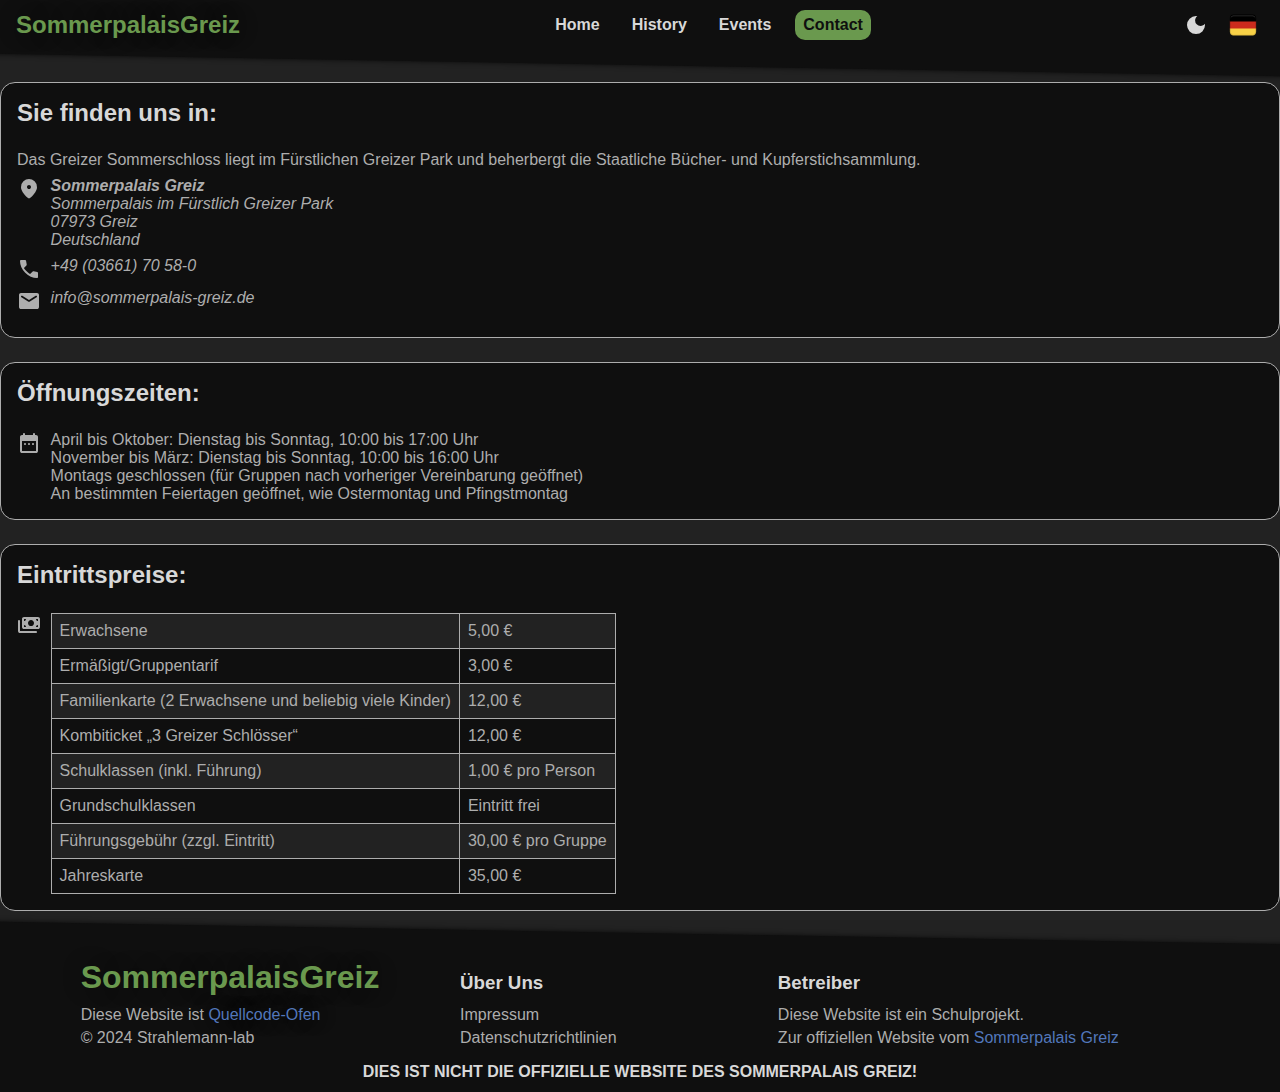
<file: de/kontakt.html>
<!DOCTYPE html>
<html lang="de">
<head>
    <meta charset="UTF-8">
    <meta name="viewport" content="width=device-width, initial-scale=1.0">
    <title>SommerpalaisGreiz-Contact</title>
    <script src="../script.js" defer></script>
    <link rel="stylesheet" href="../style.css">
    <link rel="stylesheet" href="../css/contact.css">
</head>

<body>
    <input type="checkbox" id="noscript-hide">
    <div id="noscript">
        <script>document.getElementById("noscript").style.display = "none"</script>
        <div>
            <section>
                <svg xmlns="http://www.w3.org/2000/svg" height="24px" viewBox="0 -960 960 960" width="24px" fill="#e8eaed"><path d="M109-120q-11 0-20-5.5T75-140q-5-9-5.5-19.5T75-180l370-640q6-10 15.5-15t19.5-5q10 0 19.5 5t15.5 15l370 640q6 10 5.5 20.5T885-140q-5 9-14 14.5t-20 5.5H109Zm371-120q17 0 28.5-11.5T520-280q0-17-11.5-28.5T480-320q-17 0-28.5 11.5T440-280q0 17 11.5 28.5T480-240Zm0-120q17 0 28.5-11.5T520-400v-120q0-17-11.5-28.5T480-560q-17 0-28.5 11.5T440-520v120q0 17 11.5 28.5T480-360Z"/></svg>
                <h2>No Javascript available</h2>
            </section>
            <section>
                <p>Javascript is disabled or not supported. The website cannot be displayed properly.</p>	
                <p>Under these circumstances you will not be able to interact properly with the website.</p>
            </section>
            <p>Please enable JavaScript to continue!</p>
            <section>
                <a href="https://www.google.com/search?q=how do I activate javascript" target="_blank">Enable JavaScript</a>
                <label for="noscript-hide">Continue without</label>
            </section>
        </div>
    </div>
    <div class="page">
        <nav>
            <div class="background"></div>
            <div>
                <a class="logo" href="../de/start.html">SommerpalaisGreiz</a>
                <section aria-label="navigation">
                    <a href="../de/start.html">Home</a>
                    <a href="../de/geschichte.html">History</a>
                    <a href="../de/veranstaltungen.html">Events</a>
                    <a class="active" href="../de/kontakt.html">Contact</a>
                </section>
                <section>
                    <button id="themeToggle"></button>
                    <button id="languageToggle" data-activelanguage="de" data-activesite="kontakt">
                        <svg xmlns="http://www.w3.org/2000/svg" width="32" height="32" viewBox="0 0 32 32"><path fill="#cc2b1d" d="M1 11H31V21H1z"></path><path d="M5,4H27c2.208,0,4,1.792,4,4v4H1v-4c0-2.208,1.792-4,4-4Z"></path><path d="M5,20H27c2.208,0,4,1.792,4,4v4H1v-4c0-2.208,1.792-4,4-4Z" transform="rotate(180 16 24)" fill="#f8d147"></path><path d="M27,4H5c-2.209,0-4,1.791-4,4V24c0,2.209,1.791,4,4,4H27c2.209,0,4-1.791,4-4V8c0-2.209-1.791-4-4-4Zm3,20c0,1.654-1.346,3-3,3H5c-1.654,0-3-1.346-3-3V8c0-1.654,1.346-3,3-3H27c1.654,0,3,1.346,3,3V24Z" opacity=".15"></path><path d="M27,5H5c-1.657,0-3,1.343-3,3v1c0-1.657,1.343-3,3-3H27c1.657,0,3,1.343,3,3v-1c0-1.657-1.343-3-3-3Z" fill="#fff" opacity=".2"></path></svg></a>
                        <a id="noscript-languageToggle" href="de/start"><svg xmlns="http://www.w3.org/2000/svg" width="32" height="32" viewBox="0 0 32 32"><rect x="1" y="4" width="30" height="24" rx="4" ry="4" fill="#071b65"></rect><path d="M5.101,4h-.101c-1.981,0-3.615,1.444-3.933,3.334L26.899,28h.101c1.981,0,3.615-1.444,3.933-3.334L5.101,4Z" fill="#fff"></path><path d="M22.25,19h-2.5l9.934,7.947c.387-.353,.704-.777,.929-1.257l-8.363-6.691Z" fill="#b92932"></path><path d="M1.387,6.309l8.363,6.691h2.5L2.316,5.053c-.387,.353-.704,.777-.929,1.257Z" fill="#b92932"></path><path d="M5,28h.101L30.933,7.334c-.318-1.891-1.952-3.334-3.933-3.334h-.101L1.067,24.666c.318,1.891,1.952,3.334,3.933,3.334Z" fill="#fff"></path><rect x="13" y="4" width="6" height="24" fill="#fff"></rect><rect x="1" y="13" width="30" height="6" fill="#fff"></rect><rect x="14" y="4" width="4" height="24" fill="#b92932"></rect><rect x="14" y="1" width="4" height="30" transform="translate(32) rotate(90)" fill="#b92932"></rect><path d="M28.222,4.21l-9.222,7.376v1.414h.75l9.943-7.94c-.419-.384-.918-.671-1.471-.85Z" fill="#b92932"></path><path d="M2.328,26.957c.414,.374,.904,.656,1.447,.832l9.225-7.38v-1.408h-.75L2.328,26.957Z" fill="#b92932"></path><path d="M27,4H5c-2.209,0-4,1.791-4,4V24c0,2.209,1.791,4,4,4H27c2.209,0,4-1.791,4-4V8c0-2.209-1.791-4-4-4Zm3,20c0,1.654-1.346,3-3,3H5c-1.654,0-3-1.346-3-3V8c0-1.654,1.346-3,3-3H27c1.654,0,3,1.346,3,3V24Z" opacity=".15"></path><path d="M27,5H5c-1.657,0-3,1.343-3,3v1c0-1.657,1.343-3,3-3H27c1.657,0,3,1.343,3,3v-1c0-1.657-1.343-3-3-3Z" fill="#fff" opacity=".2"></path></svg></a>
                        <script>document.getElementById("noscript-languageToggle").style.display = "none"</script>
                    </button>
                </section>
            </div>
        </nav>
        <main>
            <div class="main-1">
                <div class="in">
                    <h2>Sie finden uns in:</h2>
                    <p class="text">Das Greizer Sommerschloss liegt im Fürstlichen Greizer Park und beherbergt die Staatliche Bücher- und Kupferstichsammlung.</p>
                    <address>
                        <a href="https://maps.app.goo.gl/U8P7g6hgjhaQW84w8">
                            <svg xmlns="http://www.w3.org/2000/svg" height="24px" viewBox="0 -960 960 960" width="24px" fill="#e8eaed"><path d="M480-107q-14 0-28-5t-25-15q-65-60-115-117t-83.5-110.5q-33.5-53.5-51-103T160-552q0-150 96.5-239T480-880q127 0 223.5 89T800-552q0 45-17.5 94.5t-51 103Q698-301 648-244T533-127q-11 10-25 15t-28 5Zm0-373q33 0 56.5-23.5T560-560q0-33-23.5-56.5T480-640q-33 0-56.5 23.5T400-560q0 33 23.5 56.5T480-480Z"/></svg>
                            <p><strong>Sommerpalais Greiz</strong><br>Sommerpalais im Fürstlich Greizer Park<br>07973 Greiz<br>Deutschland<br></p>
                        </a>
                        <a href="tel:+49.036.617.058.0">
                            <svg xmlns="http://www.w3.org/2000/svg" height="24px" viewBox="0 -960 960 960" width="24px" fill="#e8eaed"><path d="M798-120q-125 0-247-54.5T329-329Q229-429 174.5-551T120-798q0-18 12-30t30-12h162q14 0 25 9.5t13 22.5l26 140q2 16-1 27t-11 19l-97 98q20 37 47.5 71.5T387-386q31 31 65 57.5t72 48.5l94-94q9-9 23.5-13.5T670-390l138 28q14 4 23 14.5t9 23.5v162q0 18-12 30t-30 12Z"/></svg>
                            <p>+49 (03661) 70 58-0</p>
                        </a>
                        <a href="mailto:info@sommerpalais-greiz.de">
                            <svg xmlns="http://www.w3.org/2000/svg" height="24px" viewBox="0 -960 960 960" width="24px" fill="#e8eaed"><path d="M160-160q-33 0-56.5-23.5T80-240v-480q0-33 23.5-56.5T160-800h640q33 0 56.5 23.5T880-720v480q0 33-23.5 56.5T800-160H160Zm320-287q5 0 10.5-1.5T501-453l283-177q8-5 12-12.5t4-16.5q0-20-17-30t-35 1L480-520 212-688q-18-11-35-.5T160-659q0 10 4 17.5t12 11.5l283 177q5 3 10.5 4.5T480-447Z"/></svg>
                            <p>info@sommerpalais-greiz.de</p>
                        </a>
                    </address>
                </div>
            </div>
            <div class="main-2">
                <div class="in">
                    <h2>Öffnungszeiten:</h2>
                    <div class="time">
                        <svg xmlns="http://www.w3.org/2000/svg" height="24px" viewBox="0 -960 960 960" width="24px" fill="#e8eaed"><path d="M320-400q-17 0-28.5-11.5T280-440q0-17 11.5-28.5T320-480q17 0 28.5 11.5T360-440q0 17-11.5 28.5T320-400Zm160 0q-17 0-28.5-11.5T440-440q0-17 11.5-28.5T480-480q17 0 28.5 11.5T520-440q0 17-11.5 28.5T480-400Zm160 0q-17 0-28.5-11.5T600-440q0-17 11.5-28.5T640-480q17 0 28.5 11.5T680-440q0 17-11.5 28.5T640-400ZM200-80q-33 0-56.5-23.5T120-160v-560q0-33 23.5-56.5T200-800h40v-40q0-17 11.5-28.5T280-880q17 0 28.5 11.5T320-840v40h320v-40q0-17 11.5-28.5T680-880q17 0 28.5 11.5T720-840v40h40q33 0 56.5 23.5T840-720v560q0 33-23.5 56.5T760-80H200Zm0-80h560v-400H200v400Z"/></svg>
                        <div>
                            <p>April bis Oktober: Dienstag bis Sonntag, 10:00 bis 17:00 Uhr</p>
                            <p>November bis März: Dienstag bis Sonntag, 10:00 bis 16:00 Uhr</p>
                            <p>Montags geschlossen (für Gruppen nach vorheriger Vereinbarung geöffnet)</p>
                            <p>An bestimmten Feiertagen geöffnet, wie Ostermontag und Pfingstmontag</p>
                        </div>
                    </div>
                    
                </div>
            </div>
            <div class="main-3">
                <div class="in">
                    <h2>Eintrittspreise:</h2>
                    <div class="price">
                        <svg xmlns="http://www.w3.org/2000/svg" height="24px" viewBox="0 -960 960 960" width="24px" fill="#e8eaed"><path d="M120-160q-33 0-56.5-23.5T40-240v-400q0-17 11.5-28.5T80-680q17 0 28.5 11.5T120-640v400h640q17 0 28.5 11.5T800-200q0 17-11.5 28.5T760-160H120Zm160-160q-33 0-56.5-23.5T200-400v-320q0-33 23.5-56.5T280-800h560q33 0 56.5 23.5T920-720v320q0 33-23.5 56.5T840-320H280Zm80-80q0-33-23.5-56.5T280-480v80h80Zm400 0h80v-80q-33 0-56.5 23.5T760-400Zm-200-40q50 0 85-35t35-85q0-50-35-85t-85-35q-50 0-85 35t-35 85q0 50 35 85t85 35ZM280-640q33 0 56.5-23.5T360-720h-80v80Zm560 0v-80h-80q0 33 23.5 56.5T840-640Z"/></svg>
                        <table>
                            <tr>
                                <td>Erwachsene</td>
                                <td>5,00 €</td>
                            </tr>
                            <tr>
                                <td>Ermäßigt/Gruppentarif</td>
                                <td>3,00 €</td>
                            </tr>
                            <tr>
                                <td>Familienkarte (2 Erwachsene und beliebig viele Kinder)</td>
                                <td>12,00 €</td>
                            </tr>
                            <tr>
                                <td>Kombiticket „3 Greizer Schlösser“</td>
                                <td>12,00 €</td>
                            </tr>
                            <tr>
                                <td>Schulklassen (inkl. Führung)</td>
                                <td>1,00 € pro Person</td>
                            </tr>
                            <tr>
                                <td>Grundschulklassen</td>
                                <td>Eintritt frei</td>
                            </tr>
                            <tr>
                                <td>Führungsgebühr (zzgl. Eintritt)</td>
                                <td>30,00 € pro Gruppe</td>
                            </tr>
                            <tr>
                                <td>Jahreskarte</td>
                                <td>35,00 €</td>
                            </tr>
                        </table>
                    </div>
                    
                </div>
            </div>
        </main>
        <footer>
            <div class="background"></div>
            <div class="footer">
                <div class="logo-info">
                    <a class="logo" href="../de/start.html">SommerpalaisGreiz</a>
                    <p>Diese Website ist <a href="https://github.com/Strahlemann-lab/school-website-projekt">Quellcode-Ofen</a></p>
                    <p>© 2024 Strahlemann-lab</p>
                </div>
                <div class="about-info">
                    <h3>Über Uns</h3>
                    <a href="../de/impressum.html">Impressum</a>
                    <a href="../de/datenschutz.html">Datenschutzrichtlinien</a>
                </div>
                <div class="operator-info">
                    <h3>Betreiber</h3>
                    <p>Diese Website ist ein Schulprojekt.</p>
                    <section><p>Zur offiziellen Website vom </p><a href="http://www.sommerpalais-greiz.de/">Sommerpalais Greiz</a></section>
                </div>
                <div class="warning-info">DIES IST NICHT DIE OFFIZIELLE WEBSITE DES SOMMERPALAIS GREIZ!</div>
            </div>  
        </footer>
    </div>
</body>
</html>
</file>
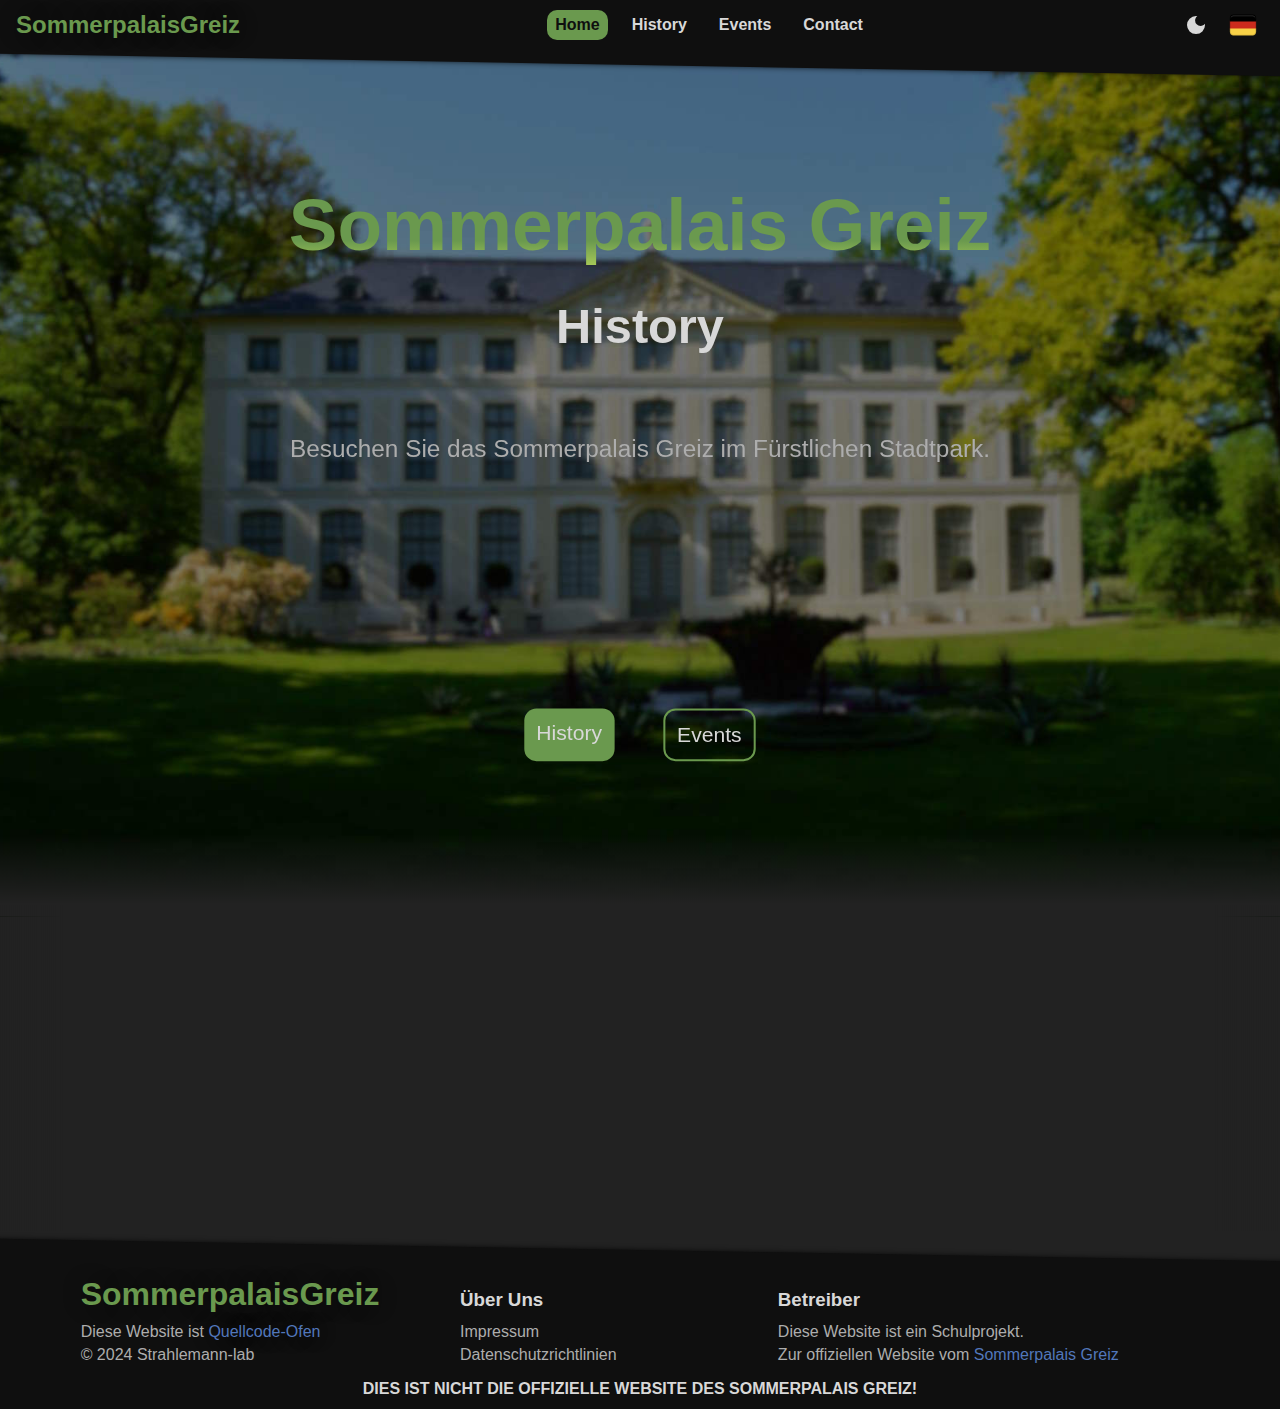
<file: de/start.html>
<!DOCTYPE html>
<html lang="de">
<head>
    <meta charset="UTF-8">
    <meta name="viewport" content="width=device-width, initial-scale=1.0">
    <title>SommerpalaisGreiz</title>
    <script src="../script.js" defer></script>
    <script src="../js/home.js" defer></script>
    <link rel="stylesheet" href="../style.css">
    <link rel="stylesheet" href="../css/home.css">

</head>

<body>
    <input type="checkbox" id="noscript-hide">
    <div id="noscript">
        <script>document.getElementById("noscript").style.display = "none"</script>
        <div>
            <section>
                <svg xmlns="http://www.w3.org/2000/svg" height="24px" viewBox="0 -960 960 960" width="24px" fill="#e8eaed"><path d="M109-120q-11 0-20-5.5T75-140q-5-9-5.5-19.5T75-180l370-640q6-10 15.5-15t19.5-5q10 0 19.5 5t15.5 15l370 640q6 10 5.5 20.5T885-140q-5 9-14 14.5t-20 5.5H109Zm371-120q17 0 28.5-11.5T520-280q0-17-11.5-28.5T480-320q-17 0-28.5 11.5T440-280q0 17 11.5 28.5T480-240Zm0-120q17 0 28.5-11.5T520-400v-120q0-17-11.5-28.5T480-560q-17 0-28.5 11.5T440-520v120q0 17 11.5 28.5T480-360Z"/></svg>
                <h2>No Javascript available</h2>
            </section>
            <section>
                <p>Javascript is disabled or not supported. The website cannot be displayed properly.</p>	
                <p>Under these circumstances you will not be able to interact properly with the website.</p>
            </section>
            <p>Please enable JavaScript to continue!</p>
            <section>
                <a href="https://www.google.com/search?q=how do I activate javascript" target="_blank">Enable JavaScript</a>
                <label for="noscript-hide">Continue without</label>
            </section>
        </div>
    </div>
    <div class="page">
        <nav>
            <div class="background"></div>
            <div>
                <a class="logo" href="../de/start.html">SommerpalaisGreiz</a>
                <section aria-label="navigation">
                    <a class="active" href="../de/start.html">Home</a>
                    <a href="../de/geschichte.html">History</a>
                    <a href="../de/veranstaltungen.html">Events</a>
                    <a href="../de/kontakt.html">Contact</a>
                </section>
                <section>
                    <button id="themeToggle"></button>
                    <button id="languageToggle" data-activelanguage="de" data-activesite="start">
                        <svg xmlns="http://www.w3.org/2000/svg" width="32" height="32" viewBox="0 0 32 32"><path fill="#cc2b1d" d="M1 11H31V21H1z"></path><path d="M5,4H27c2.208,0,4,1.792,4,4v4H1v-4c0-2.208,1.792-4,4-4Z"></path><path d="M5,20H27c2.208,0,4,1.792,4,4v4H1v-4c0-2.208,1.792-4,4-4Z" transform="rotate(180 16 24)" fill="#f8d147"></path><path d="M27,4H5c-2.209,0-4,1.791-4,4V24c0,2.209,1.791,4,4,4H27c2.209,0,4-1.791,4-4V8c0-2.209-1.791-4-4-4Zm3,20c0,1.654-1.346,3-3,3H5c-1.654,0-3-1.346-3-3V8c0-1.654,1.346-3,3-3H27c1.654,0,3,1.346,3,3V24Z" opacity=".15"></path><path d="M27,5H5c-1.657,0-3,1.343-3,3v1c0-1.657,1.343-3,3-3H27c1.657,0,3,1.343,3,3v-1c0-1.657-1.343-3-3-3Z" fill="#fff" opacity=".2"></path></svg>
                        <a id="noscript-languageToggle" href="de/start"><svg xmlns="http://www.w3.org/2000/svg" width="32" height="32" viewBox="0 0 32 32"><rect x="1" y="4" width="30" height="24" rx="4" ry="4" fill="#071b65"></rect><path d="M5.101,4h-.101c-1.981,0-3.615,1.444-3.933,3.334L26.899,28h.101c1.981,0,3.615-1.444,3.933-3.334L5.101,4Z" fill="#fff"></path><path d="M22.25,19h-2.5l9.934,7.947c.387-.353,.704-.777,.929-1.257l-8.363-6.691Z" fill="#b92932"></path><path d="M1.387,6.309l8.363,6.691h2.5L2.316,5.053c-.387,.353-.704,.777-.929,1.257Z" fill="#b92932"></path><path d="M5,28h.101L30.933,7.334c-.318-1.891-1.952-3.334-3.933-3.334h-.101L1.067,24.666c.318,1.891,1.952,3.334,3.933,3.334Z" fill="#fff"></path><rect x="13" y="4" width="6" height="24" fill="#fff"></rect><rect x="1" y="13" width="30" height="6" fill="#fff"></rect><rect x="14" y="4" width="4" height="24" fill="#b92932"></rect><rect x="14" y="1" width="4" height="30" transform="translate(32) rotate(90)" fill="#b92932"></rect><path d="M28.222,4.21l-9.222,7.376v1.414h.75l9.943-7.94c-.419-.384-.918-.671-1.471-.85Z" fill="#b92932"></path><path d="M2.328,26.957c.414,.374,.904,.656,1.447,.832l9.225-7.38v-1.408h-.75L2.328,26.957Z" fill="#b92932"></path><path d="M27,4H5c-2.209,0-4,1.791-4,4V24c0,2.209,1.791,4,4,4H27c2.209,0,4-1.791,4-4V8c0-2.209-1.791-4-4-4Zm3,20c0,1.654-1.346,3-3,3H5c-1.654,0-3-1.346-3-3V8c0-1.654,1.346-3,3-3H27c1.654,0,3,1.346,3,3V24Z" opacity=".15"></path><path d="M27,5H5c-1.657,0-3,1.343-3,3v1c0-1.657,1.343-3,3-3H27c1.657,0,3,1.343,3,3v-1c0-1.657-1.343-3-3-3Z" fill="#fff" opacity=".2"></path></svg></a>
                        <script>document.getElementById("noscript-languageToggle").style.display = "none"</script>
                    </button>
                </section>
            </div>
        </nav>
        <main>
            <div class="main-1">
                <div class="main-landing">
                    <div class="in">
                        <section>
                            <div><h1>Sommerpalais Greiz</h1></div>
                            <div id="headline-animation">
                                <p id="text1" class="in-place">History</p>
                                <p id="text2" class="under-place">Events</p>
                                <p id="text3" class="upper-place">Contact</p>
                            </div>
                            <p>Besuchen Sie das Sommerpalais Greiz im Fürstlichen Stadtpark.</p>
                        </section>
                        <section>
                            <a href="../de/geschichte.html">History</a>
                            <a href="../de/veranstaltungen.html">Events</a>
                        </section>
                    </div>
                </div>
                <div class="img-slider">
                    <div>
                        <section style="--position: 1">
                            <img src="../image/home_imgSlider/biblotek.jpg" alt="">
                        </section>
                        <section style="--position: 2">
                            <img src="../image/home_imgSlider/ausen_1.jpg" alt="">
                        </section>
                        <section style="--position: 3">
                            <img src="../image/home_imgSlider/ausen_2.jpg" alt="">
                        </section>
                        <section style="--position: 4">
                            <img src="../image/home_imgSlider/sall_weiss.jpg" alt="">
                        </section>
                        <section style="--position: 5">
                            <img src="../image/home_imgSlider/sall_2.jpg" alt="">
                        </section>
                    </div>
                </div>
            </div>
        </main>
        <footer>
            <div class="background"></div>
            <div class="footer">
                <div class="logo-info">
                    <a class="logo" href="../de/start.html">SommerpalaisGreiz</a>
                    <p>Diese Website ist <a href="https://github.com/Strahlemann-lab/school-website-projekt">Quellcode-Ofen</a></p>
                    <p>© 2024 Strahlemann-lab</p>
                </div>
                <div class="about-info">
                    <h3>Über Uns</h3>
                    <a href="../de/impressum.html">Impressum</a>
                    <a href="../de/datenschutz.html">Datenschutzrichtlinien</a>
                </div>
                <div class="operator-info">
                    <h3>Betreiber</h3>
                    <p>Diese Website ist ein Schulprojekt.</p>
                    <section><p>Zur offiziellen Website vom </p><a href="http://www.sommerpalais-greiz.de/">Sommerpalais Greiz</a></section>
                </div>
                <div class="warning-info">DIES IST NICHT DIE OFFIZIELLE WEBSITE DES SOMMERPALAIS GREIZ!</div>
            </div>  
        </footer>
    </div>
</body>
</html>
</file>
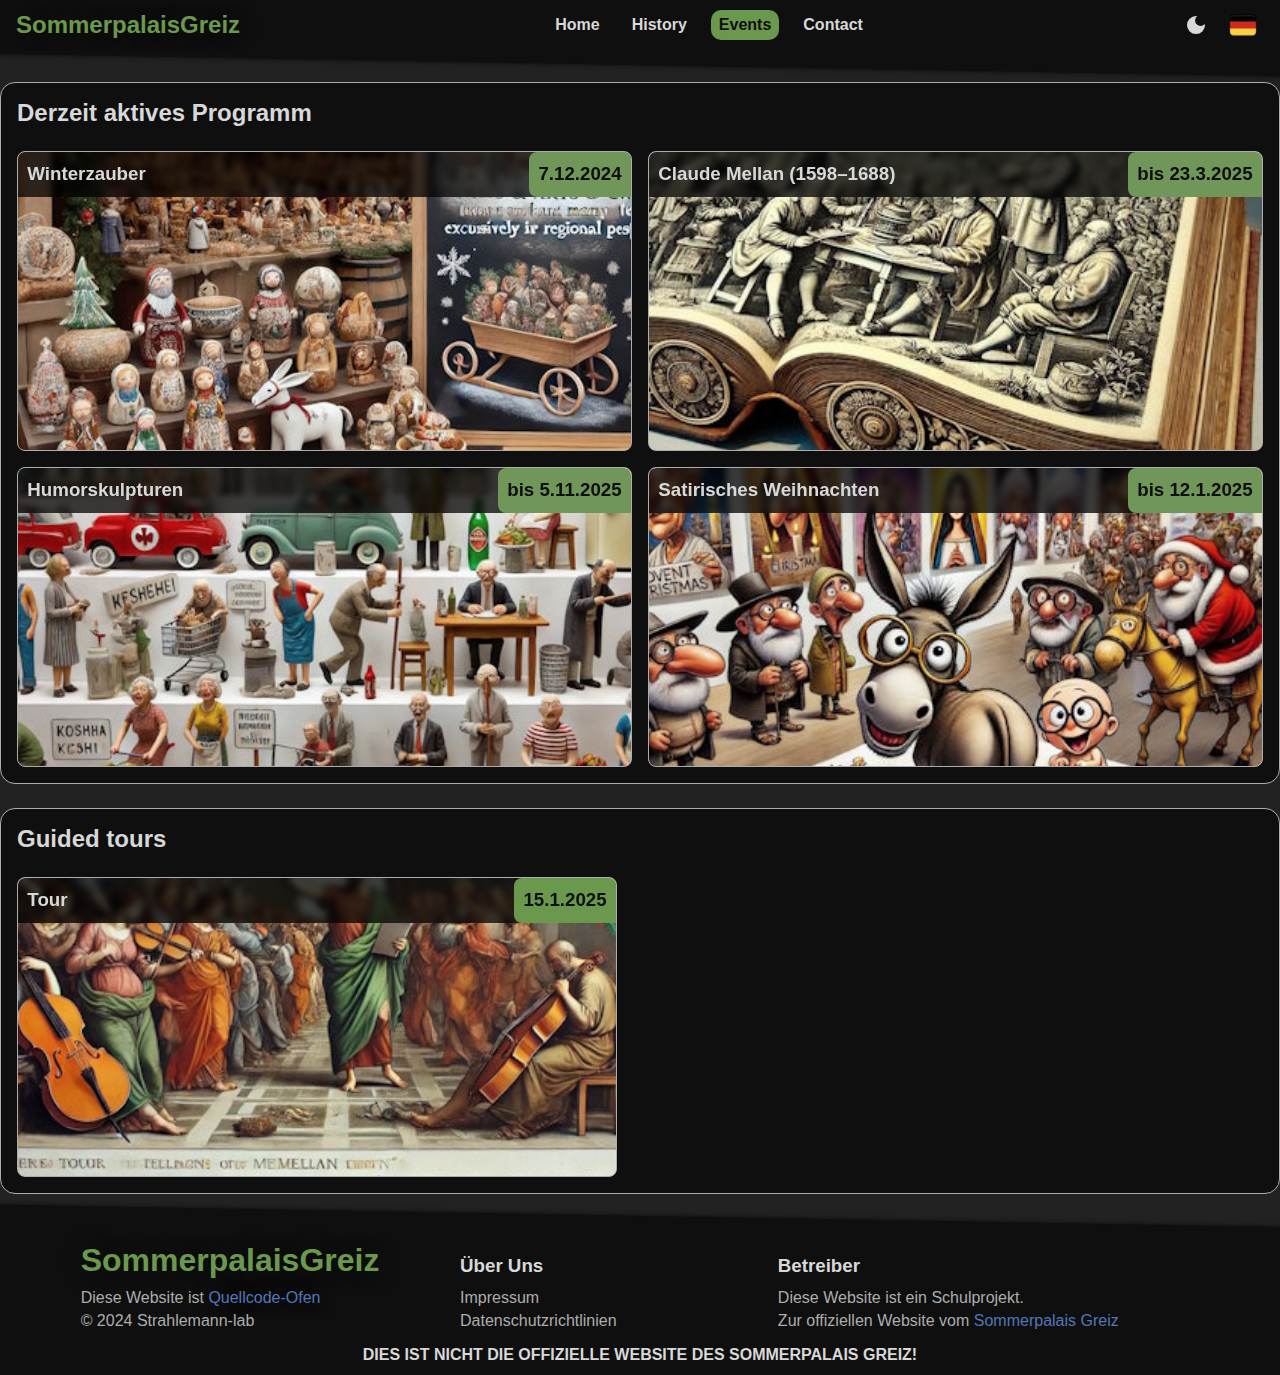
<file: de/veranstaltungen.html>
<!DOCTYPE html>
<html lang="de">
<head>
    <meta charset="UTF-8">
    <meta name="viewport" content="width=device-width, initial-scale=1.0">
    <title>SommerpalaisGreiz-Events</title>
    <script src="../script.js" defer></script>
    <link rel="stylesheet" href="../style.css">
    <link rel="stylesheet" href="../css/events.css">
</head>

<body>
    <input type="checkbox" id="noscript-hide">
    <div id="noscript">
        <script>document.getElementById("noscript").style.display = "none"</script>
        <div>
            <section>
                <svg xmlns="http://www.w3.org/2000/svg" height="24px" viewBox="0 -960 960 960" width="24px" fill="#e8eaed"><path d="M109-120q-11 0-20-5.5T75-140q-5-9-5.5-19.5T75-180l370-640q6-10 15.5-15t19.5-5q10 0 19.5 5t15.5 15l370 640q6 10 5.5 20.5T885-140q-5 9-14 14.5t-20 5.5H109Zm371-120q17 0 28.5-11.5T520-280q0-17-11.5-28.5T480-320q-17 0-28.5 11.5T440-280q0 17 11.5 28.5T480-240Zm0-120q17 0 28.5-11.5T520-400v-120q0-17-11.5-28.5T480-560q-17 0-28.5 11.5T440-520v120q0 17 11.5 28.5T480-360Z"/></svg>
                <h2>No Javascript available</h2>
            </section>
            <section>
                <p>Javascript is disabled or not supported. The website cannot be displayed properly.</p>	
                <p>Under these circumstances you will not be able to interact properly with the website.</p>
            </section>
            <p>Please enable JavaScript to continue!</p>
            <section>
                <a href="https://www.google.com/search?q=how do I activate javascript" target="_blank">Enable JavaScript</a>
                <label for="noscript-hide">Continue without</label>
            </section>
        </div>
    </div>
    <div class="page">
        <nav>
            <div class="background"></div>
            <div>
                <a class="logo" href="../de/start.html">SommerpalaisGreiz</a>
                <section aria-label="navigation">
                    <a href="../de/start.html">Home</a>
                    <a href="../de/geschichte.html">History</a>
                    <a class="active" href="../de/veranstaltungen.html">Events</a>
                    <a href="../de/kontakt.html">Contact</a>
                </section>
                <section>
                    <button id="themeToggle"></button>
                    <button id="languageToggle" data-activelanguage="de" data-activesite="veranstaltungen">
                        <svg xmlns="http://www.w3.org/2000/svg" width="32" height="32" viewBox="0 0 32 32"><path fill="#cc2b1d" d="M1 11H31V21H1z"></path><path d="M5,4H27c2.208,0,4,1.792,4,4v4H1v-4c0-2.208,1.792-4,4-4Z"></path><path d="M5,20H27c2.208,0,4,1.792,4,4v4H1v-4c0-2.208,1.792-4,4-4Z" transform="rotate(180 16 24)" fill="#f8d147"></path><path d="M27,4H5c-2.209,0-4,1.791-4,4V24c0,2.209,1.791,4,4,4H27c2.209,0,4-1.791,4-4V8c0-2.209-1.791-4-4-4Zm3,20c0,1.654-1.346,3-3,3H5c-1.654,0-3-1.346-3-3V8c0-1.654,1.346-3,3-3H27c1.654,0,3,1.346,3,3V24Z" opacity=".15"></path><path d="M27,5H5c-1.657,0-3,1.343-3,3v1c0-1.657,1.343-3,3-3H27c1.657,0,3,1.343,3,3v-1c0-1.657-1.343-3-3-3Z" fill="#fff" opacity=".2"></path></svg></a>
                        <a id="noscript-languageToggle" href="de/start"><svg xmlns="http://www.w3.org/2000/svg" width="32" height="32" viewBox="0 0 32 32"><rect x="1" y="4" width="30" height="24" rx="4" ry="4" fill="#071b65"></rect><path d="M5.101,4h-.101c-1.981,0-3.615,1.444-3.933,3.334L26.899,28h.101c1.981,0,3.615-1.444,3.933-3.334L5.101,4Z" fill="#fff"></path><path d="M22.25,19h-2.5l9.934,7.947c.387-.353,.704-.777,.929-1.257l-8.363-6.691Z" fill="#b92932"></path><path d="M1.387,6.309l8.363,6.691h2.5L2.316,5.053c-.387,.353-.704,.777-.929,1.257Z" fill="#b92932"></path><path d="M5,28h.101L30.933,7.334c-.318-1.891-1.952-3.334-3.933-3.334h-.101L1.067,24.666c.318,1.891,1.952,3.334,3.933,3.334Z" fill="#fff"></path><rect x="13" y="4" width="6" height="24" fill="#fff"></rect><rect x="1" y="13" width="30" height="6" fill="#fff"></rect><rect x="14" y="4" width="4" height="24" fill="#b92932"></rect><rect x="14" y="1" width="4" height="30" transform="translate(32) rotate(90)" fill="#b92932"></rect><path d="M28.222,4.21l-9.222,7.376v1.414h.75l9.943-7.94c-.419-.384-.918-.671-1.471-.85Z" fill="#b92932"></path><path d="M2.328,26.957c.414,.374,.904,.656,1.447,.832l9.225-7.38v-1.408h-.75L2.328,26.957Z" fill="#b92932"></path><path d="M27,4H5c-2.209,0-4,1.791-4,4V24c0,2.209,1.791,4,4,4H27c2.209,0,4-1.791,4-4V8c0-2.209-1.791-4-4-4Zm3,20c0,1.654-1.346,3-3,3H5c-1.654,0-3-1.346-3-3V8c0-1.654,1.346-3,3-3H27c1.654,0,3,1.346,3,3V24Z" opacity=".15"></path><path d="M27,5H5c-1.657,0-3,1.343-3,3v1c0-1.657,1.343-3,3-3H27c1.657,0,3,1.343,3,3v-1c0-1.657-1.343-3-3-3Z" fill="#fff" opacity=".2"></path></svg></a>
                        <script>document.getElementById("noscript-languageToggle").style.display = "none"</script>
                    </button>
                </section>
            </div>
        </nav>
        <main>
            <div class="main-1">
                <div class="in">
                    <h2>Derzeit aktives Programm</h2>
                    <div class="events-container">
                        <div class="event-box item-1">
                            <div>
                                <h3>Winterzauber</h3>
                                <h3>7.12.2024</h3>
                            </div>
                            <div>
                                <p>Der kulinarische und kunsthandwerkliche Adventmarkt verzaubert Gäste aus nah und fern mit der einzigartigen Atmosphäre der festlichen Gartenhalle. Originale Kunstwerke, handgefertigte Keramik, Holzspielzeug und viele festliche Leckereien stammen ausschließlich von regionalen Lieferanten.</p>
                            </div>
                        </div>
                        <div class="event-box item-2">
                            <div>
                                <h3>Claude Mellan (1598–1688)</h3>
                                <h3>bis 23.3.2025</h3>
                            </div>
                            <div>
                                <p>Band mit über 60 eingeklebten Kupferstichen von Claude Mellan. Die Ausstellung ist ein einzigartiges Erlebnis für Druckliebhaber und vielleicht die bislang umfangreichste Mellan-Ausstellung in einem deutschen Museum!</p>
                            </div>
                        </div>
                        <div class="event-box item-3">
                            <div>
                                <h3>Humorskulpturen</h3>
                                <h3>bis 5.11.2025</h3>
                            </div>
                            <div>
                                <p>Gezeigt werden rund 30 Werke, die zwischen 1978 und 1998 entstanden sind. Sie stammen unter anderem von Eberhard Dietzsch, Roland Beier und Theo Immisch. Die meisten Objekte spiegeln auf humorvolle und satirische Weise den Alltag in der DDR wider.</p>
                            </div>
                        </div>
                        <div class="event-box item-4">
                            <div>
                                <h3>Satirisches Weihnachten</h3>
                                <h3>bis 12.1.2025</h3>
                            </div>
                            <div>
                                <p>Ausstellung mit Karikaturen und Cartoons für die Advents- und Weihnachtszeit von Renate Alf. Die Tour bietet die Möglichkeit, dem Stress der Festivalvorbereitungen zu entfliehen und mit Humor auf die Feiertage zu blicken.</p>
                            </div>
                        </div>
                    </div>
                </div>
            </div>
            <div class="main-2">
                <div class="in">
                    <h2>Guided tours</h2>
                    <div class="guided-box">
                        <div>
                            <h3>Tour</h3>
                            <h3>15.1.2025</h3>
                        </div>
                        <div>
                            <p>Die Tour beleuchtet Mellans „Lehrer“ und andere Künstler aus dem römischen Umfeld.</p>
                            <p>Beginn ist 12.30 Uhr. Die Führung dauert etwa 30 Minuten und Sie müssen lediglich den ermäßigten Eintrittspreis von 3 € zahlen.</p>
                        </div>
                    </div>
                </div>
            </div>
        </main>
        <footer>
            <div class="background"></div>
            <div class="footer">
                <div class="logo-info">
                    <a class="logo" href="../de/start.html">SommerpalaisGreiz</a>
                    <p>Diese Website ist <a href="https://github.com/Strahlemann-lab/school-website-projekt">Quellcode-Ofen</a></p>
                    <p>© 2024 Strahlemann-lab</p>
                </div>
                <div class="about-info">
                    <h3>Über Uns</h3>
                    <a href="../de/impressum.html">Impressum</a>
                    <a href="../de/datenschutz.html">Datenschutzrichtlinien</a>
                </div>
                <div class="operator-info">
                    <h3>Betreiber</h3>
                    <p>Diese Website ist ein Schulprojekt.</p>
                    <section><p>Zur offiziellen Website vom </p><a href="http://www.sommerpalais-greiz.de/">Sommerpalais Greiz</a></section>
                </div>
                <div class="warning-info">DIES IST NICHT DIE OFFIZIELLE WEBSITE DES SOMMERPALAIS GREIZ!</div>
            </div>  
        </footer>
    </div>
</body>
</html>
</file>
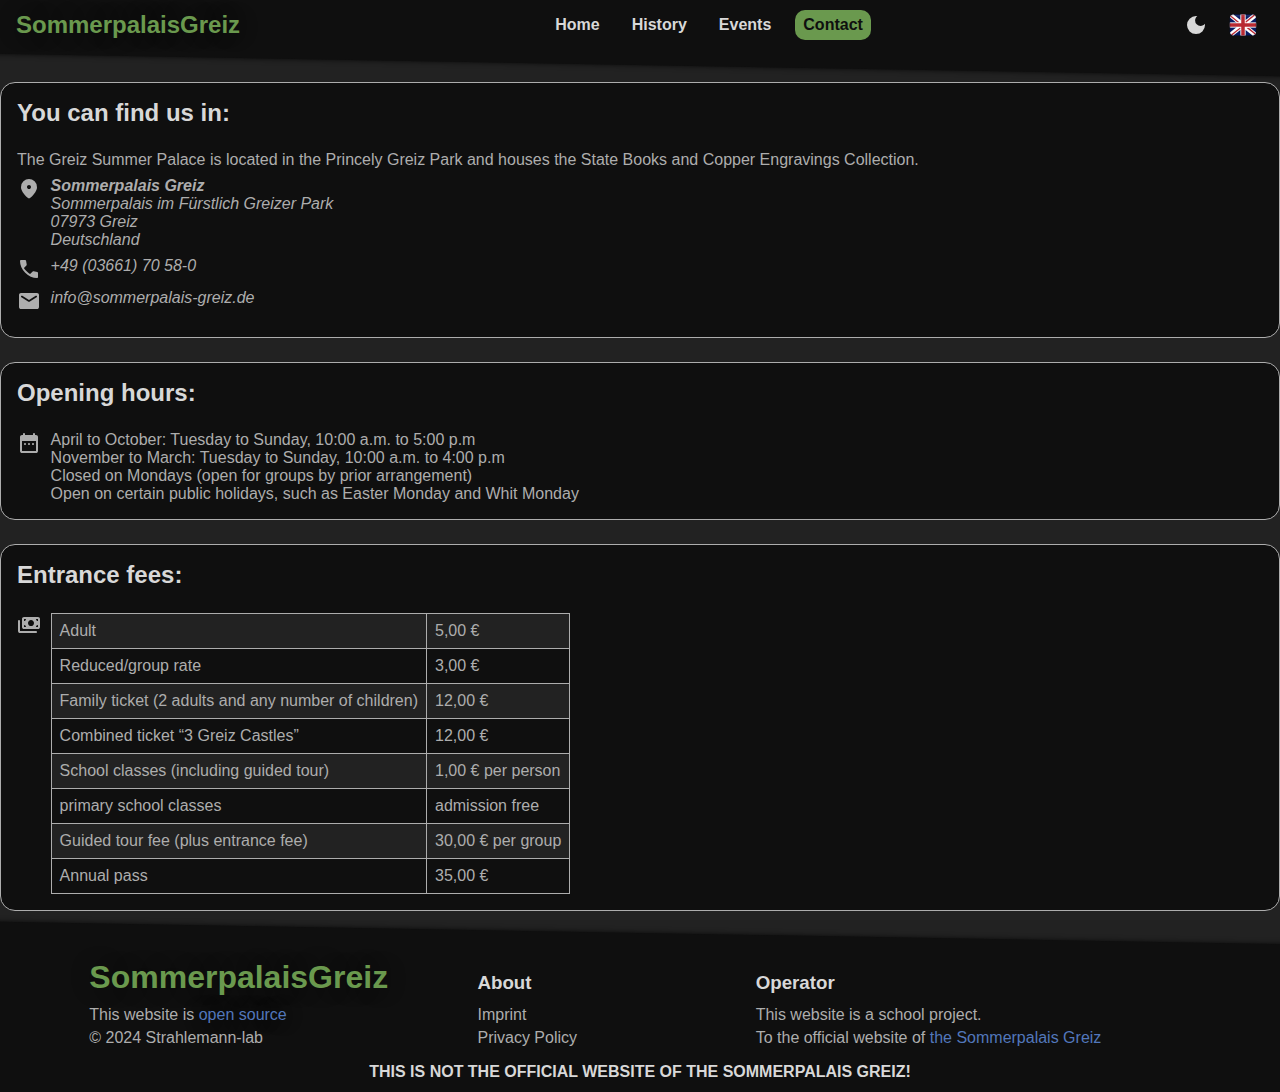
<file: en/contact.html>
<!DOCTYPE html>
<html lang="en">
<head>
    <meta charset="UTF-8">
    <meta name="viewport" content="width=device-width, initial-scale=1.0">
    <title>SommerpalaisGreiz-Contact</title>
    <script src="../script.js" defer></script>
    <link rel="stylesheet" href="../style.css">
    <link rel="stylesheet" href="../css/contact.css">
</head>

<body>
    <input type="checkbox" id="noscript-hide">
    <div id="noscript">
        <script>document.getElementById("noscript").style.display = "none"</script>
        <div>
            <section>
                <svg xmlns="http://www.w3.org/2000/svg" height="24px" viewBox="0 -960 960 960" width="24px" fill="#e8eaed"><path d="M109-120q-11 0-20-5.5T75-140q-5-9-5.5-19.5T75-180l370-640q6-10 15.5-15t19.5-5q10 0 19.5 5t15.5 15l370 640q6 10 5.5 20.5T885-140q-5 9-14 14.5t-20 5.5H109Zm371-120q17 0 28.5-11.5T520-280q0-17-11.5-28.5T480-320q-17 0-28.5 11.5T440-280q0 17 11.5 28.5T480-240Zm0-120q17 0 28.5-11.5T520-400v-120q0-17-11.5-28.5T480-560q-17 0-28.5 11.5T440-520v120q0 17 11.5 28.5T480-360Z"/></svg>
                <h2>No Javascript available</h2>
            </section>
            <section>
                <p>Javascript is disabled or not supported. The website cannot be displayed properly.</p>	
                <p>Under these circumstances you will not be able to interact properly with the website.</p>
            </section>
            <p>Please enable JavaScript to continue!</p>
            <section>
                <a href="https://www.google.com/search?q=how do I activate javascript" target="_blank">Enable JavaScript</a>
                <label for="noscript-hide">Continue without</label>
            </section>
        </div>
    </div>
    <div class="page">
        <nav>
            <div class="background"></div>
            <div>
                <a class="logo" href="../index.html">SommerpalaisGreiz</a>
                <section aria-label="navigation">
                    <a href="../index.html">Home</a>
                    <a href="../en/history.html">History</a>
                    <a href="../en/events.html">Events</a>
                    <a class="active" href="../en/contact.html">Contact</a>
                </section>
                <section>
                    <button id="themeToggle"></button>
                    <button id="languageToggle" data-activelanguage="en" data-activesite="contact">
                        <svg xmlns="http://www.w3.org/2000/svg" width="32" height="32" viewBox="0 0 32 32"><rect x="1" y="4" width="30" height="24" rx="4" ry="4" fill="#071b65"></rect><path d="M5.101,4h-.101c-1.981,0-3.615,1.444-3.933,3.334L26.899,28h.101c1.981,0,3.615-1.444,3.933-3.334L5.101,4Z" fill="#fff"></path><path d="M22.25,19h-2.5l9.934,7.947c.387-.353,.704-.777,.929-1.257l-8.363-6.691Z" fill="#b92932"></path><path d="M1.387,6.309l8.363,6.691h2.5L2.316,5.053c-.387,.353-.704,.777-.929,1.257Z" fill="#b92932"></path><path d="M5,28h.101L30.933,7.334c-.318-1.891-1.952-3.334-3.933-3.334h-.101L1.067,24.666c.318,1.891,1.952,3.334,3.933,3.334Z" fill="#fff"></path><rect x="13" y="4" width="6" height="24" fill="#fff"></rect><rect x="1" y="13" width="30" height="6" fill="#fff"></rect><rect x="14" y="4" width="4" height="24" fill="#b92932"></rect><rect x="14" y="1" width="4" height="30" transform="translate(32) rotate(90)" fill="#b92932"></rect><path d="M28.222,4.21l-9.222,7.376v1.414h.75l9.943-7.94c-.419-.384-.918-.671-1.471-.85Z" fill="#b92932"></path><path d="M2.328,26.957c.414,.374,.904,.656,1.447,.832l9.225-7.38v-1.408h-.75L2.328,26.957Z" fill="#b92932"></path><path d="M27,4H5c-2.209,0-4,1.791-4,4V24c0,2.209,1.791,4,4,4H27c2.209,0,4-1.791,4-4V8c0-2.209-1.791-4-4-4Zm3,20c0,1.654-1.346,3-3,3H5c-1.654,0-3-1.346-3-3V8c0-1.654,1.346-3,3-3H27c1.654,0,3,1.346,3,3V24Z" opacity=".15"></path><path d="M27,5H5c-1.657,0-3,1.343-3,3v1c0-1.657,1.343-3,3-3H27c1.657,0,3,1.343,3,3v-1c0-1.657-1.343-3-3-3Z" fill="#fff" opacity=".2"></path></svg>
                        <a id="noscript-languageToggle" href="de/start"><svg xmlns="http://www.w3.org/2000/svg" width="32" height="32" viewBox="0 0 32 32"><path fill="#cc2b1d" d="M1 11H31V21H1z"></path><path d="M5,4H27c2.208,0,4,1.792,4,4v4H1v-4c0-2.208,1.792-4,4-4Z"></path><path d="M5,20H27c2.208,0,4,1.792,4,4v4H1v-4c0-2.208,1.792-4,4-4Z" transform="rotate(180 16 24)" fill="#f8d147"></path><path d="M27,4H5c-2.209,0-4,1.791-4,4V24c0,2.209,1.791,4,4,4H27c2.209,0,4-1.791,4-4V8c0-2.209-1.791-4-4-4Zm3,20c0,1.654-1.346,3-3,3H5c-1.654,0-3-1.346-3-3V8c0-1.654,1.346-3,3-3H27c1.654,0,3,1.346,3,3V24Z" opacity=".15"></path><path d="M27,5H5c-1.657,0-3,1.343-3,3v1c0-1.657,1.343-3,3-3H27c1.657,0,3,1.343,3,3v-1c0-1.657-1.343-3-3-3Z" fill="#fff" opacity=".2"></path></svg></a>
                        <script>document.getElementById("noscript-languageToggle").style.display = "none"</script>
                    </button>
                </section>
            </div>
        </nav>
        <main>
            <div class="main-1">
                <div class="in">
                    <h2>You can find us in:</h2>
                    <p class="text">The Greiz Summer Palace is located in the Princely Greiz Park and houses the State Books and Copper Engravings Collection.</p>
                    <address>
                        <a href="https://maps.app.goo.gl/U8P7g6hgjhaQW84w8">
                            <svg xmlns="http://www.w3.org/2000/svg" height="24px" viewBox="0 -960 960 960" width="24px" fill="#e8eaed"><path d="M480-107q-14 0-28-5t-25-15q-65-60-115-117t-83.5-110.5q-33.5-53.5-51-103T160-552q0-150 96.5-239T480-880q127 0 223.5 89T800-552q0 45-17.5 94.5t-51 103Q698-301 648-244T533-127q-11 10-25 15t-28 5Zm0-373q33 0 56.5-23.5T560-560q0-33-23.5-56.5T480-640q-33 0-56.5 23.5T400-560q0 33 23.5 56.5T480-480Z"/></svg>
                            <p><strong>Sommerpalais Greiz</strong><br>Sommerpalais im Fürstlich Greizer Park<br>07973 Greiz<br>Deutschland<br></p>
                        </a>
                        <a href="tel:+49.036.617.058.0">
                            <svg xmlns="http://www.w3.org/2000/svg" height="24px" viewBox="0 -960 960 960" width="24px" fill="#e8eaed"><path d="M798-120q-125 0-247-54.5T329-329Q229-429 174.5-551T120-798q0-18 12-30t30-12h162q14 0 25 9.5t13 22.5l26 140q2 16-1 27t-11 19l-97 98q20 37 47.5 71.5T387-386q31 31 65 57.5t72 48.5l94-94q9-9 23.5-13.5T670-390l138 28q14 4 23 14.5t9 23.5v162q0 18-12 30t-30 12Z"/></svg>
                            <p>+49 (03661) 70 58-0</p>
                        </a>
                        <a href="mailto:info@sommerpalais-greiz.de">
                            <svg xmlns="http://www.w3.org/2000/svg" height="24px" viewBox="0 -960 960 960" width="24px" fill="#e8eaed"><path d="M160-160q-33 0-56.5-23.5T80-240v-480q0-33 23.5-56.5T160-800h640q33 0 56.5 23.5T880-720v480q0 33-23.5 56.5T800-160H160Zm320-287q5 0 10.5-1.5T501-453l283-177q8-5 12-12.5t4-16.5q0-20-17-30t-35 1L480-520 212-688q-18-11-35-.5T160-659q0 10 4 17.5t12 11.5l283 177q5 3 10.5 4.5T480-447Z"/></svg>
                            <p>info@sommerpalais-greiz.de</p>
                        </a>
                    </address>
                </div>
            </div>
            <div class="main-2">
                <div class="in">
                    <h2>Opening hours:</h2>
                    <div class="time">
                        <svg xmlns="http://www.w3.org/2000/svg" height="24px" viewBox="0 -960 960 960" width="24px" fill="#e8eaed"><path d="M320-400q-17 0-28.5-11.5T280-440q0-17 11.5-28.5T320-480q17 0 28.5 11.5T360-440q0 17-11.5 28.5T320-400Zm160 0q-17 0-28.5-11.5T440-440q0-17 11.5-28.5T480-480q17 0 28.5 11.5T520-440q0 17-11.5 28.5T480-400Zm160 0q-17 0-28.5-11.5T600-440q0-17 11.5-28.5T640-480q17 0 28.5 11.5T680-440q0 17-11.5 28.5T640-400ZM200-80q-33 0-56.5-23.5T120-160v-560q0-33 23.5-56.5T200-800h40v-40q0-17 11.5-28.5T280-880q17 0 28.5 11.5T320-840v40h320v-40q0-17 11.5-28.5T680-880q17 0 28.5 11.5T720-840v40h40q33 0 56.5 23.5T840-720v560q0 33-23.5 56.5T760-80H200Zm0-80h560v-400H200v400Z"/></svg>
                        <div>
                            <p>April to October: Tuesday to Sunday, 10:00 a.m. to 5:00 p.m</p>
                            <p>November to March: Tuesday to Sunday, 10:00 a.m. to 4:00 p.m</p>
                            <p>Closed on Mondays (open for groups by prior arrangement)</p>
                            <p>Open on certain public holidays, such as Easter Monday and Whit Monday</p>
                        </div>
                    </div>
                    
                </div>
            </div>
            <div class="main-3">
                <div class="in">
                    <h2>Entrance fees:</h2>
                    <div class="price">
                        <svg xmlns="http://www.w3.org/2000/svg" height="24px" viewBox="0 -960 960 960" width="24px" fill="#e8eaed"><path d="M120-160q-33 0-56.5-23.5T40-240v-400q0-17 11.5-28.5T80-680q17 0 28.5 11.5T120-640v400h640q17 0 28.5 11.5T800-200q0 17-11.5 28.5T760-160H120Zm160-160q-33 0-56.5-23.5T200-400v-320q0-33 23.5-56.5T280-800h560q33 0 56.5 23.5T920-720v320q0 33-23.5 56.5T840-320H280Zm80-80q0-33-23.5-56.5T280-480v80h80Zm400 0h80v-80q-33 0-56.5 23.5T760-400Zm-200-40q50 0 85-35t35-85q0-50-35-85t-85-35q-50 0-85 35t-35 85q0 50 35 85t85 35ZM280-640q33 0 56.5-23.5T360-720h-80v80Zm560 0v-80h-80q0 33 23.5 56.5T840-640Z"/></svg>
                        <table>
                            <tr>
                                <td>Adult</td>
                                <td>5,00 €</td>
                            </tr>
                            <tr>
                                <td>Reduced/group rate</td>
                                <td>3,00 €</td>
                            </tr>
                            <tr>
                                <td>Family ticket (2 adults and any number of children)</td>
                                <td>12,00 €</td>
                            </tr>
                            <tr>
                                <td>Combined ticket “3 Greiz Castles”</td>
                                <td>12,00 €</td>
                            </tr>
                            <tr>
                                <td>School classes (including guided tour)</td>
                                <td>1,00 € per person</td>
                            </tr>
                            <tr>
                                <td>primary school classes</td>
                                <td>admission free</td>
                            </tr>
                            <tr>
                                <td>Guided tour fee (plus entrance fee)</td>
                                <td>30,00 € per group</td>
                            </tr>
                            <tr>
                                <td>Annual pass</td>
                                <td>35,00 €</td>
                            </tr>
                        </table>
                    </div>
                    
                </div>
            </div>
        </main>
        <footer>
            <div class="background"></div>
            <div class="footer">
                <div class="logo-info">
                    <a class="logo" href="../index.html">SommerpalaisGreiz</a>
                    <p>This website is <a href="https://github.com/Strahlemann-lab/school-website-projekt">open source</a></p>
                    <p>© 2024 Strahlemann-lab</p>
                </div>
                <div class="about-info">
                    <h3>About</h3>
                    <a href="../en/imprint.html">Imprint</a>
                    <a href="../en/privacy.html">Privacy Policy</a>
                </div>
                <div class="operator-info">
                    <h3>Operator</h3>
                    <p>This website is a school project.</p>
                    <section><p>To the official website of </p><a href="http://www.sommerpalais-greiz.de/">the Sommerpalais Greiz</a></section>
                </div>
                <div class="warning-info">THIS IS NOT THE OFFICIAL WEBSITE OF THE SOMMERPALAIS GREIZ!</div>
            </div>  
        </footer>
    </div>
</body>
</html>
</file>
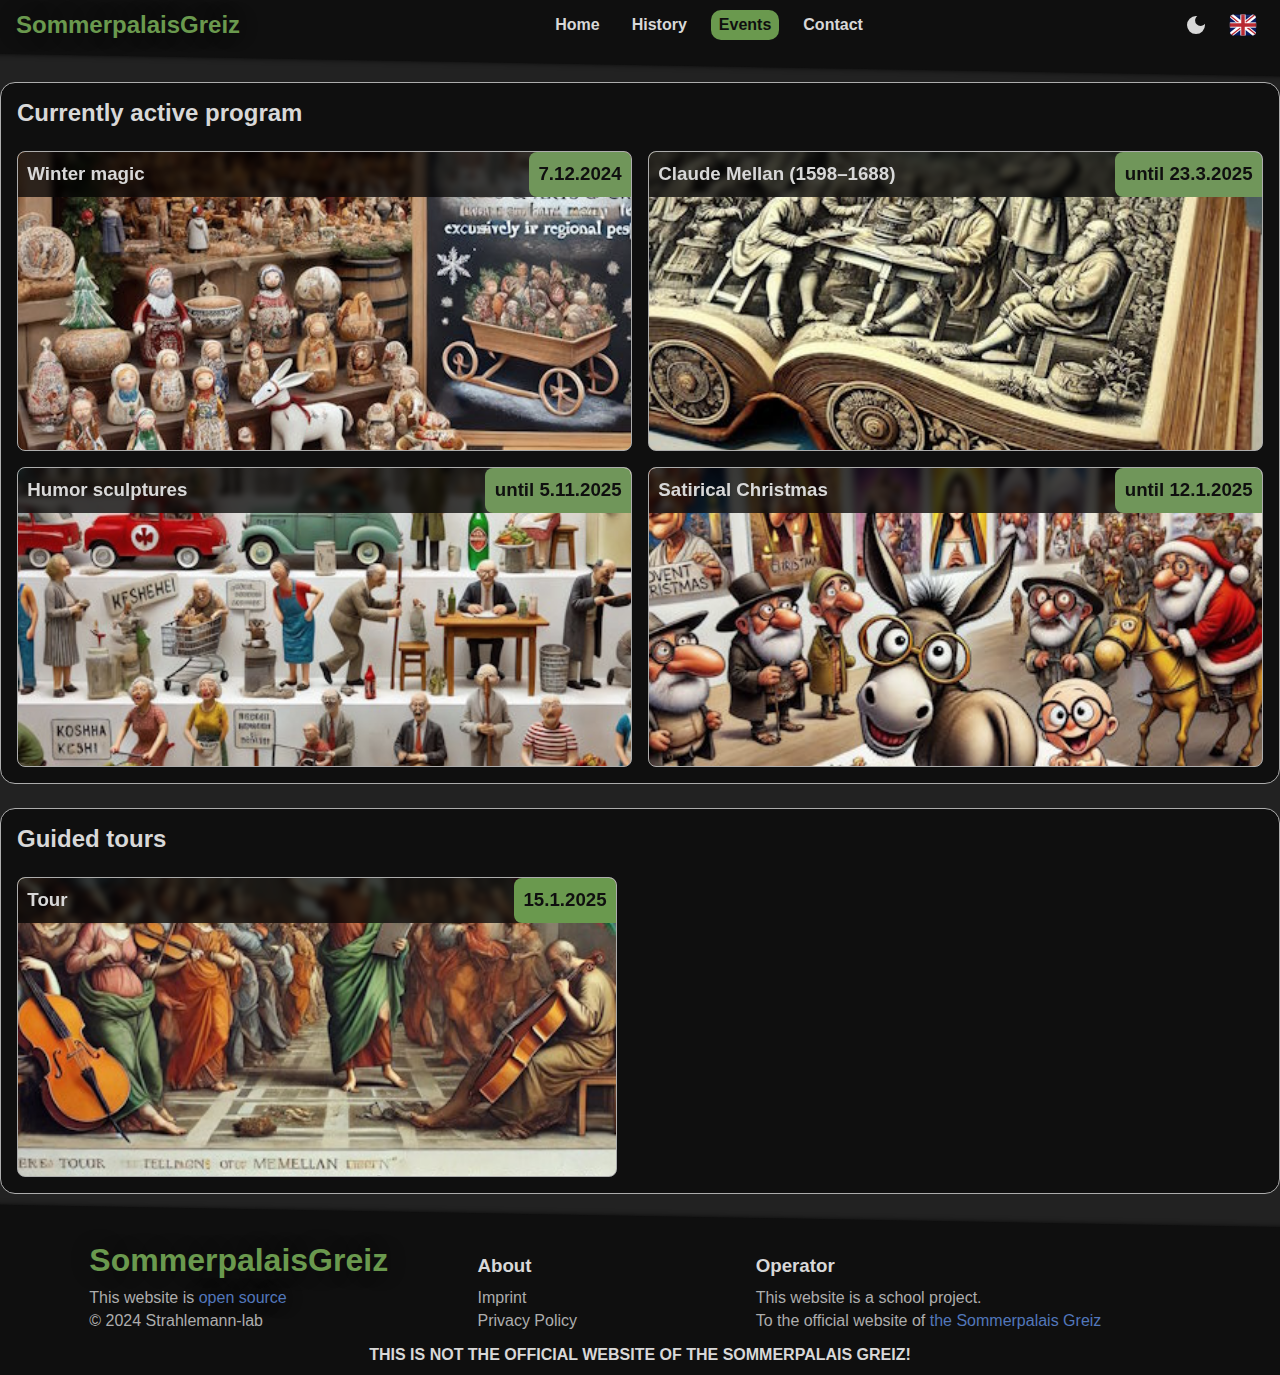
<file: en/events.html>
<!DOCTYPE html>
<html lang="en">
<head>
    <meta charset="UTF-8">
    <meta name="viewport" content="width=device-width, initial-scale=1.0">
    <title>SommerpalaisGreiz-Events</title>
    <script src="../script.js" defer></script>
    <link rel="stylesheet" href="../style.css">
    <link rel="stylesheet" href="../css/events.css">
</head>

<body>
    <input type="checkbox" id="noscript-hide">
    <div id="noscript">
        <script>document.getElementById("noscript").style.display = "none"</script>
        <div>
            <section>
                <svg xmlns="http://www.w3.org/2000/svg" height="24px" viewBox="0 -960 960 960" width="24px" fill="#e8eaed"><path d="M109-120q-11 0-20-5.5T75-140q-5-9-5.5-19.5T75-180l370-640q6-10 15.5-15t19.5-5q10 0 19.5 5t15.5 15l370 640q6 10 5.5 20.5T885-140q-5 9-14 14.5t-20 5.5H109Zm371-120q17 0 28.5-11.5T520-280q0-17-11.5-28.5T480-320q-17 0-28.5 11.5T440-280q0 17 11.5 28.5T480-240Zm0-120q17 0 28.5-11.5T520-400v-120q0-17-11.5-28.5T480-560q-17 0-28.5 11.5T440-520v120q0 17 11.5 28.5T480-360Z"/></svg>
                <h2>No Javascript available</h2>
            </section>
            <section>
                <p>Javascript is disabled or not supported. The website cannot be displayed properly.</p>	
                <p>Under these circumstances you will not be able to interact properly with the website.</p>
            </section>
            <p>Please enable JavaScript to continue!</p>
            <section>
                <a href="https://www.google.com/search?q=how do I activate javascript" target="_blank">Enable JavaScript</a>
                <label for="noscript-hide">Continue without</label>
            </section>
        </div>
    </div>
    <div class="page">
        <nav>
            <div class="background"></div>
            <div>
                <a class="logo" href="../index.html">SommerpalaisGreiz</a>
                <section aria-label="navigation">
                    <a href="../index.html">Home</a>
                    <a href="../en/history.html">History</a>
                    <a class="active" href="../en/events.html">Events</a>
                    <a href="../en/contact.html">Contact</a>
                </section>
                <section>
                    <button id="themeToggle"></button>
                    <button id="languageToggle" data-activelanguage="en" data-activesite="events">
                        <svg xmlns="http://www.w3.org/2000/svg" width="32" height="32" viewBox="0 0 32 32"><rect x="1" y="4" width="30" height="24" rx="4" ry="4" fill="#071b65"></rect><path d="M5.101,4h-.101c-1.981,0-3.615,1.444-3.933,3.334L26.899,28h.101c1.981,0,3.615-1.444,3.933-3.334L5.101,4Z" fill="#fff"></path><path d="M22.25,19h-2.5l9.934,7.947c.387-.353,.704-.777,.929-1.257l-8.363-6.691Z" fill="#b92932"></path><path d="M1.387,6.309l8.363,6.691h2.5L2.316,5.053c-.387,.353-.704,.777-.929,1.257Z" fill="#b92932"></path><path d="M5,28h.101L30.933,7.334c-.318-1.891-1.952-3.334-3.933-3.334h-.101L1.067,24.666c.318,1.891,1.952,3.334,3.933,3.334Z" fill="#fff"></path><rect x="13" y="4" width="6" height="24" fill="#fff"></rect><rect x="1" y="13" width="30" height="6" fill="#fff"></rect><rect x="14" y="4" width="4" height="24" fill="#b92932"></rect><rect x="14" y="1" width="4" height="30" transform="translate(32) rotate(90)" fill="#b92932"></rect><path d="M28.222,4.21l-9.222,7.376v1.414h.75l9.943-7.94c-.419-.384-.918-.671-1.471-.85Z" fill="#b92932"></path><path d="M2.328,26.957c.414,.374,.904,.656,1.447,.832l9.225-7.38v-1.408h-.75L2.328,26.957Z" fill="#b92932"></path><path d="M27,4H5c-2.209,0-4,1.791-4,4V24c0,2.209,1.791,4,4,4H27c2.209,0,4-1.791,4-4V8c0-2.209-1.791-4-4-4Zm3,20c0,1.654-1.346,3-3,3H5c-1.654,0-3-1.346-3-3V8c0-1.654,1.346-3,3-3H27c1.654,0,3,1.346,3,3V24Z" opacity=".15"></path><path d="M27,5H5c-1.657,0-3,1.343-3,3v1c0-1.657,1.343-3,3-3H27c1.657,0,3,1.343,3,3v-1c0-1.657-1.343-3-3-3Z" fill="#fff" opacity=".2"></path></svg>
                        <a id="noscript-languageToggle" href="de/start"><svg xmlns="http://www.w3.org/2000/svg" width="32" height="32" viewBox="0 0 32 32"><path fill="#cc2b1d" d="M1 11H31V21H1z"></path><path d="M5,4H27c2.208,0,4,1.792,4,4v4H1v-4c0-2.208,1.792-4,4-4Z"></path><path d="M5,20H27c2.208,0,4,1.792,4,4v4H1v-4c0-2.208,1.792-4,4-4Z" transform="rotate(180 16 24)" fill="#f8d147"></path><path d="M27,4H5c-2.209,0-4,1.791-4,4V24c0,2.209,1.791,4,4,4H27c2.209,0,4-1.791,4-4V8c0-2.209-1.791-4-4-4Zm3,20c0,1.654-1.346,3-3,3H5c-1.654,0-3-1.346-3-3V8c0-1.654,1.346-3,3-3H27c1.654,0,3,1.346,3,3V24Z" opacity=".15"></path><path d="M27,5H5c-1.657,0-3,1.343-3,3v1c0-1.657,1.343-3,3-3H27c1.657,0,3,1.343,3,3v-1c0-1.657-1.343-3-3-3Z" fill="#fff" opacity=".2"></path></svg></a>
                        <script>document.getElementById("noscript-languageToggle").style.display = "none"</script>
                    </button>
                </section>
            </div>
        </nav>
        <main>
            <div class="main-1">
                <div class="in">
                    <h2>Currently active program</h2>
                    <div class="events-container">
                        <div class="event-box item-1">
                            <div>
                                <h3>Winter magic</h3>
                                <h3>7.12.2024</h3>
                            </div>
                            <div>
                                <p>The culinary and arts and crafts Advent market enchants guests from near and far with the unique atmosphere of the festive garden hall. Original works of art, hand-made ceramics, wooden toys and many holiday treats come exclusively from regional suppliers.</p>
                            </div>
                        </div>
                        <div class="event-box item-2">
                            <div>
                                <h3>Claude Mellan (1598–1688)</h3>
                                <h3>until 23.3.2025</h3>
                            </div>
                            <div>
                                <p>Volume with over 60 pasted copperplate engravings by Claude Mellan. The exhibition is a unique experience for print lovers and perhaps the most extensive Mellan exhibition in a German museum to date!</p>
                            </div>
                        </div>
                        <div class="event-box item-3">
                            <div>
                                <h3>Humor sculptures</h3>
                                <h3>until 5.11.2025</h3>
                            </div>
                            <div>
                                <p>Around 30 works created between 1978 and 1998 are shown. They come from, among others, Eberhard Dietzsch, Roland Beier and Theo Immisch. Most of the objects humorously and satirically reflect everyday life in the GDR.</p>
                            </div>
                        </div>
                        <div class="event-box item-4">
                            <div>
                                <h3>Satirical Christmas</h3>
                                <h3>until 12.1.2025</h3>
                            </div>
                            <div>
                                <p>Exhibition of caricatures and cartoons for Advent and Christmas by Renate Alf. The tour offers the opportunity to escape the stress of festival preparations and look ahead to the holidays with humor.</p>
                            </div>
                        </div>
                    </div>
                </div>
            </div>
            <div class="main-2">
                <div class="in">
                    <h2>Guided tours</h2>
                    <div class="guided-box">
                        <div>
                            <h3>Tour</h3>
                            <h3>15.1.2025</h3>
                        </div>
                        <div>
                            <p>The tour highlights Mellan's “teacher” and other artists from the Roman environment.</p>
                            <p>Start is 12.30 p.m. The tour lasts about 30 minutes and you only have to pay the reduced entrance fee of €3.</p>
                        </div>
                    </div>
                </div>
            </div>
        </main>
        <footer>
            <div class="background"></div>
            <div class="footer">
                <div class="logo-info">
                    <a class="logo" href="../index.html">SommerpalaisGreiz</a>
                    <p>This website is <a href="https://github.com/Strahlemann-lab/school-website-projekt">open source</a></p>
                    <p>© 2024 Strahlemann-lab</p>
                </div>
                <div class="about-info">
                    <h3>About</h3>
                    <a href="../en/imprint.html">Imprint</a>
                    <a href="../en/privacy.html">Privacy Policy</a>
                </div>
                <div class="operator-info">
                    <h3>Operator</h3>
                    <p>This website is a school project.</p>
                    <section><p>To the official website of </p><a href="http://www.sommerpalais-greiz.de/">the Sommerpalais Greiz</a></section>
                </div>
                <div class="warning-info">THIS IS NOT THE OFFICIAL WEBSITE OF THE SOMMERPALAIS GREIZ!</div>
            </div>  
        </footer>
    </div>
</body>
</html>
</file>
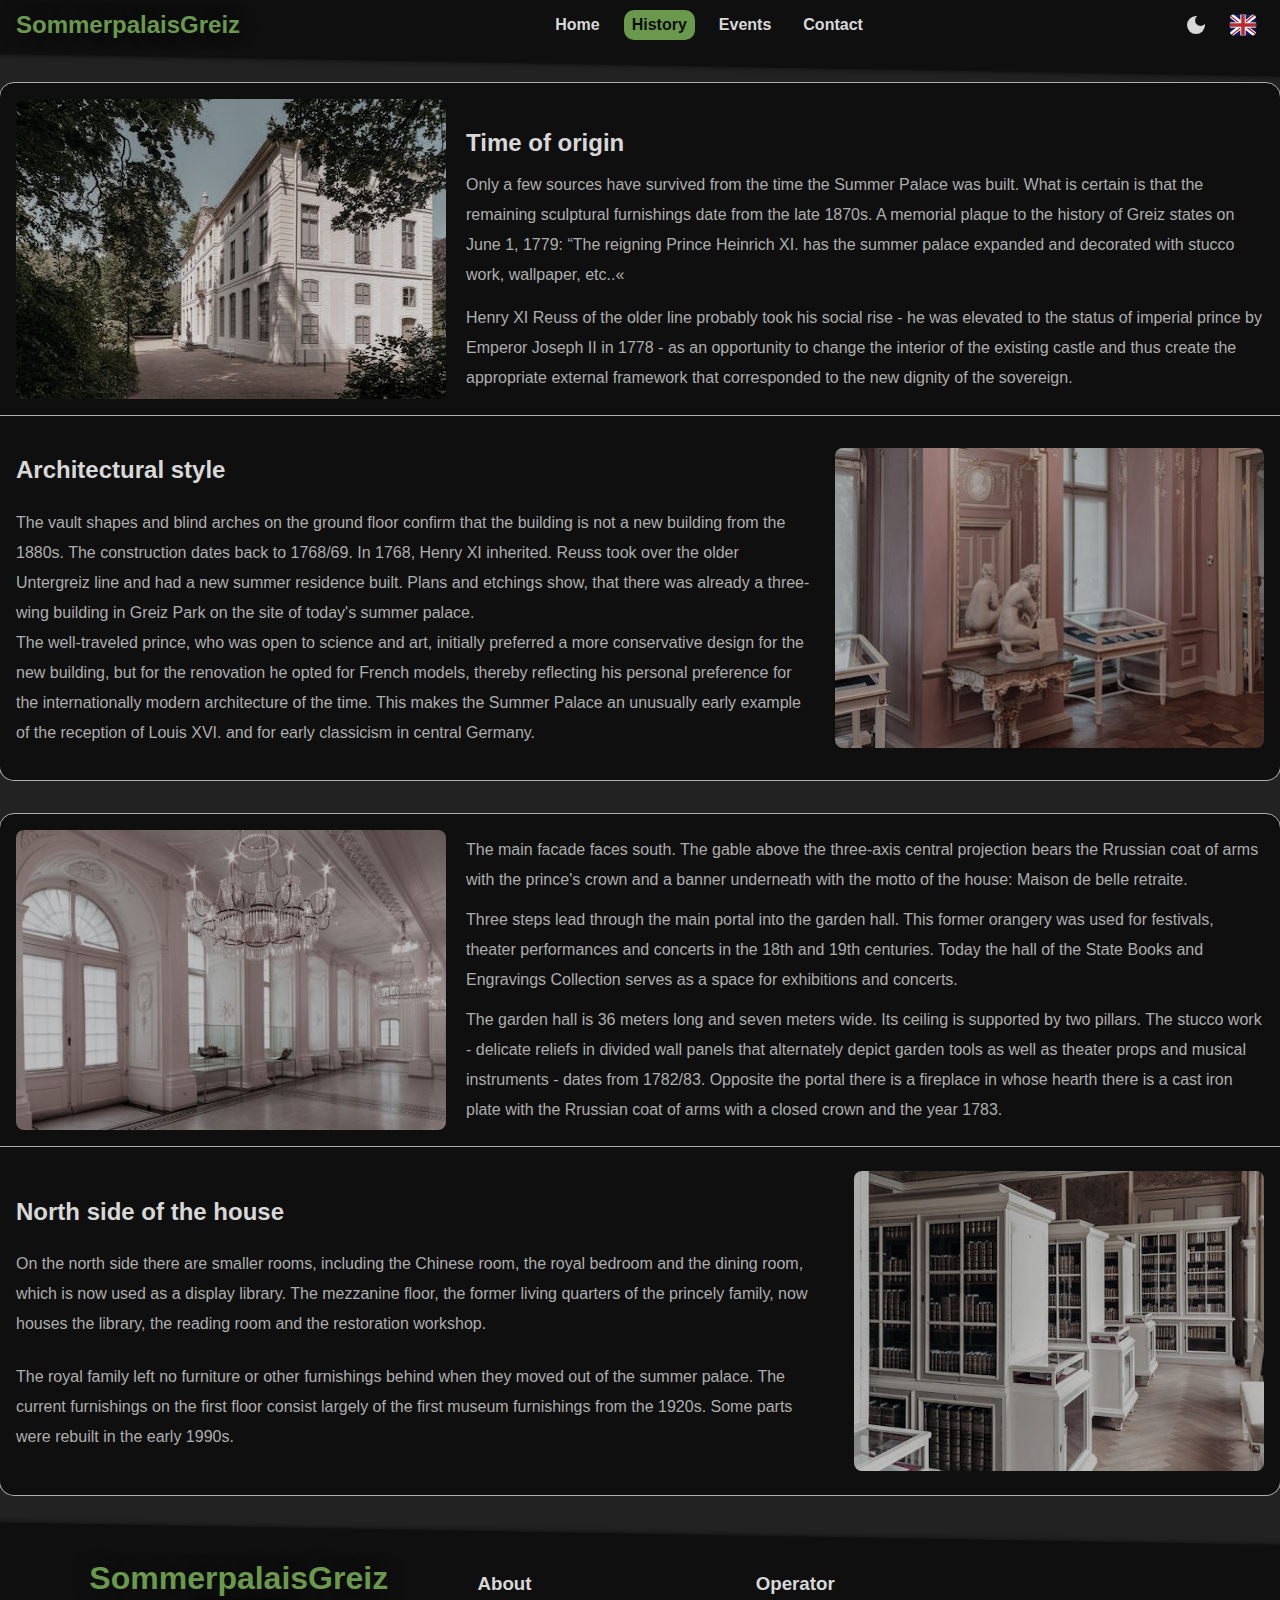
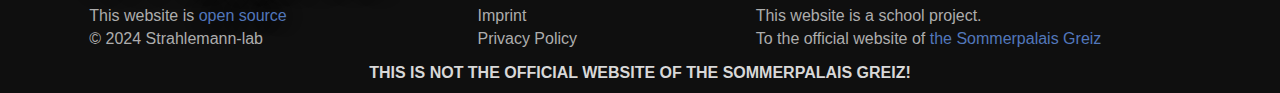
<file: en/history.html>
<!DOCTYPE html>
<html lang="en">
<head>
    <meta charset="UTF-8">
    <meta name="viewport" content="width=device-width, initial-scale=1.0">
    <title>SommerpalaisGreiz-History</title>
    <script src="../script.js" defer></script>
    <link rel="stylesheet" href="../style.css">
    <link rel="stylesheet" href="../css/history.css">
</head>

<body>
    <input type="checkbox" id="noscript-hide">
    <div id="noscript">
        <script>document.getElementById("noscript").style.display = "none"</script>
        <div>
            <section>
                <svg xmlns="http://www.w3.org/2000/svg" height="24px" viewBox="0 -960 960 960" width="24px" fill="#e8eaed"><path d="M109-120q-11 0-20-5.5T75-140q-5-9-5.5-19.5T75-180l370-640q6-10 15.5-15t19.5-5q10 0 19.5 5t15.5 15l370 640q6 10 5.5 20.5T885-140q-5 9-14 14.5t-20 5.5H109Zm371-120q17 0 28.5-11.5T520-280q0-17-11.5-28.5T480-320q-17 0-28.5 11.5T440-280q0 17 11.5 28.5T480-240Zm0-120q17 0 28.5-11.5T520-400v-120q0-17-11.5-28.5T480-560q-17 0-28.5 11.5T440-520v120q0 17 11.5 28.5T480-360Z"/></svg>
                <h2>No Javascript available</h2>
            </section>
            <section>
                <p>Javascript is disabled or not supported. The website cannot be displayed properly.</p>	
                <p>Under these circumstances you will not be able to interact properly with the website.</p>
            </section>
            <p>Please enable JavaScript to continue!</p>
            <section>
                <a href="https://www.google.com/search?q=how do I activate javascript" target="_blank">Enable JavaScript</a>
                <label for="noscript-hide">Continue without</label>
            </section>
        </div>
    </div>
    <div class="page">
        <nav>
            <div class="background"></div>
            <div>
                <a class="logo" href="../index.html">SommerpalaisGreiz</a>
                <section aria-label="navigation">
                    <a href="../index.html">Home</a>
                    <a class="active" href="../en/history.html">History</a>
                    <a href="../en/events.html">Events</a>
                    <a href="../en/contact.html">Contact</a>
                </section>
                <section>
                    <button id="themeToggle"></button>
                    <button id="languageToggle" data-activelanguage="en" data-activesite="history">
                        <svg xmlns="http://www.w3.org/2000/svg" width="32" height="32" viewBox="0 0 32 32"><rect x="1" y="4" width="30" height="24" rx="4" ry="4" fill="#071b65"></rect><path d="M5.101,4h-.101c-1.981,0-3.615,1.444-3.933,3.334L26.899,28h.101c1.981,0,3.615-1.444,3.933-3.334L5.101,4Z" fill="#fff"></path><path d="M22.25,19h-2.5l9.934,7.947c.387-.353,.704-.777,.929-1.257l-8.363-6.691Z" fill="#b92932"></path><path d="M1.387,6.309l8.363,6.691h2.5L2.316,5.053c-.387,.353-.704,.777-.929,1.257Z" fill="#b92932"></path><path d="M5,28h.101L30.933,7.334c-.318-1.891-1.952-3.334-3.933-3.334h-.101L1.067,24.666c.318,1.891,1.952,3.334,3.933,3.334Z" fill="#fff"></path><rect x="13" y="4" width="6" height="24" fill="#fff"></rect><rect x="1" y="13" width="30" height="6" fill="#fff"></rect><rect x="14" y="4" width="4" height="24" fill="#b92932"></rect><rect x="14" y="1" width="4" height="30" transform="translate(32) rotate(90)" fill="#b92932"></rect><path d="M28.222,4.21l-9.222,7.376v1.414h.75l9.943-7.94c-.419-.384-.918-.671-1.471-.85Z" fill="#b92932"></path><path d="M2.328,26.957c.414,.374,.904,.656,1.447,.832l9.225-7.38v-1.408h-.75L2.328,26.957Z" fill="#b92932"></path><path d="M27,4H5c-2.209,0-4,1.791-4,4V24c0,2.209,1.791,4,4,4H27c2.209,0,4-1.791,4-4V8c0-2.209-1.791-4-4-4Zm3,20c0,1.654-1.346,3-3,3H5c-1.654,0-3-1.346-3-3V8c0-1.654,1.346-3,3-3H27c1.654,0,3,1.346,3,3V24Z" opacity=".15"></path><path d="M27,5H5c-1.657,0-3,1.343-3,3v1c0-1.657,1.343-3,3-3H27c1.657,0,3,1.343,3,3v-1c0-1.657-1.343-3-3-3Z" fill="#fff" opacity=".2"></path></svg>
                        <a id="noscript-languageToggle" href="de/start"><svg xmlns="http://www.w3.org/2000/svg" width="32" height="32" viewBox="0 0 32 32"><path fill="#cc2b1d" d="M1 11H31V21H1z"></path><path d="M5,4H27c2.208,0,4,1.792,4,4v4H1v-4c0-2.208,1.792-4,4-4Z"></path><path d="M5,20H27c2.208,0,4,1.792,4,4v4H1v-4c0-2.208,1.792-4,4-4Z" transform="rotate(180 16 24)" fill="#f8d147"></path><path d="M27,4H5c-2.209,0-4,1.791-4,4V24c0,2.209,1.791,4,4,4H27c2.209,0,4-1.791,4-4V8c0-2.209-1.791-4-4-4Zm3,20c0,1.654-1.346,3-3,3H5c-1.654,0-3-1.346-3-3V8c0-1.654,1.346-3,3-3H27c1.654,0,3,1.346,3,3V24Z" opacity=".15"></path><path d="M27,5H5c-1.657,0-3,1.343-3,3v1c0-1.657,1.343-3,3-3H27c1.657,0,3,1.343,3,3v-1c0-1.657-1.343-3-3-3Z" fill="#fff" opacity=".2"></path></svg></a>
                        <script>document.getElementById("noscript-languageToggle").style.display = "none"</script>
                    </button>
                </section>
            </div>
        </nav>
        <main>
            <div class="main-1">
                <section>
                    <img src="../image/history/ausen_3.jpg" alt="">
                    <div>
                        <h2>Time of origin</h2>
                        <p>Only a few sources have survived from the time the Summer Palace was built. What is certain is that the remaining sculptural furnishings date from the late 1870s. A memorial plaque to the history of Greiz states on June 1, 1779: “The reigning Prince Heinrich XI. has the summer palace expanded and decorated with stucco work, wallpaper, etc..«</p>
                        <p>Henry XI Reuss of the older line probably took his social rise - he was elevated to the status of imperial prince by Emperor Joseph II in 1778 - as an opportunity to change the interior of the existing castle and thus create the appropriate external framework that corresponded to the new dignity of the sovereign.</p>
                    </div>
                </section>
                <section>
                    <div>
                        <h2>Architectural style</h2>
                        <p>The vault shapes and blind arches on the ground floor confirm that the building is not a new building from the 1880s. The construction dates back to 1768/69. In 1768, Henry XI inherited. Reuss took over the older Untergreiz line and had a new summer residence built. Plans and etchings show, that there was already a three-wing building in Greiz Park on the site of today's summer palace.</p>
                        <p>The well-traveled prince, who was open to science and art, initially preferred a more conservative design for the new building, but for the renovation he opted for French models, thereby reflecting his personal preference for the internationally modern architecture of the time. This makes the Summer Palace an unusually early example of the reception of Louis XVI. and for early classicism in central Germany.</p>
                    </div>
                    <img src="../image/history/statur.jpg" alt="">
                </section>
                <section>
                    <img src="../image/history/sall_weiss.jpg" alt="">
                    <div>
                        <p>The main facade faces south. The gable above the three-axis central projection bears the Rrussian coat of arms with the prince's crown and a banner underneath with the motto of the house: Maison de belle retraite.</p>
                        <p>Three steps lead through the main portal into the garden hall. This former orangery was used for festivals, theater performances and concerts in the 18th and 19th centuries. Today the hall of the State Books and Engravings Collection serves as a space for exhibitions and concerts.</p>
                        <p>The garden hall is 36 meters long and seven meters wide. Its ceiling is supported by two pillars. The stucco work - delicate reliefs in divided wall panels that alternately depict garden tools as well as theater props and musical instruments - dates from 1782/83. Opposite the portal there is a fireplace in whose hearth there is a cast iron plate with the Rrussian coat of arms with a closed crown and the year 1783.</p>
                    </div>
                </section>
                <section>
                    <div>
                        <h2>North side of the house</h2>
                        <p>On the north side there are smaller rooms, including the Chinese room, the royal bedroom and the dining room, which is now used as a display library. The mezzanine floor, the former living quarters of the princely family, now houses the library, the reading room and the restoration workshop.</p>
                        <p>The royal family left no furniture or other furnishings behind when they moved out of the summer palace. The current furnishings on the first floor consist largely of the first museum furnishings from the 1920s. Some parts were rebuilt in the early 1990s.</p>
                    </div>
                    <img src="../image/history/biblotek.jpg" alt="">
                </section>
            </div>
        </main>
        <footer>
            <div class="background"></div>
            <div class="footer">
                <div class="logo-info">
                    <a class="logo" href="../index.html">SommerpalaisGreiz</a>
                    <p>This website is <a href="https://github.com/Strahlemann-lab/school-website-projekt">open source</a></p>
                    <p>© 2024 Strahlemann-lab</p>
                </div>
                <div class="about-info">
                    <h3>About</h3>
                    <a href="../en/imprint.html">Imprint</a>
                    <a href="../en/privacy.html">Privacy Policy</a>
                </div>
                <div class="operator-info">
                    <h3>Operator</h3>
                    <p>This website is a school project.</p>
                    <section><p>To the official website of </p><a href="http://www.sommerpalais-greiz.de/">the Sommerpalais Greiz</a></section>
                </div>
                <div class="warning-info">THIS IS NOT THE OFFICIAL WEBSITE OF THE SOMMERPALAIS GREIZ!</div>
            </div>  
        </footer>
    </div>
</body>
</html>
</file>
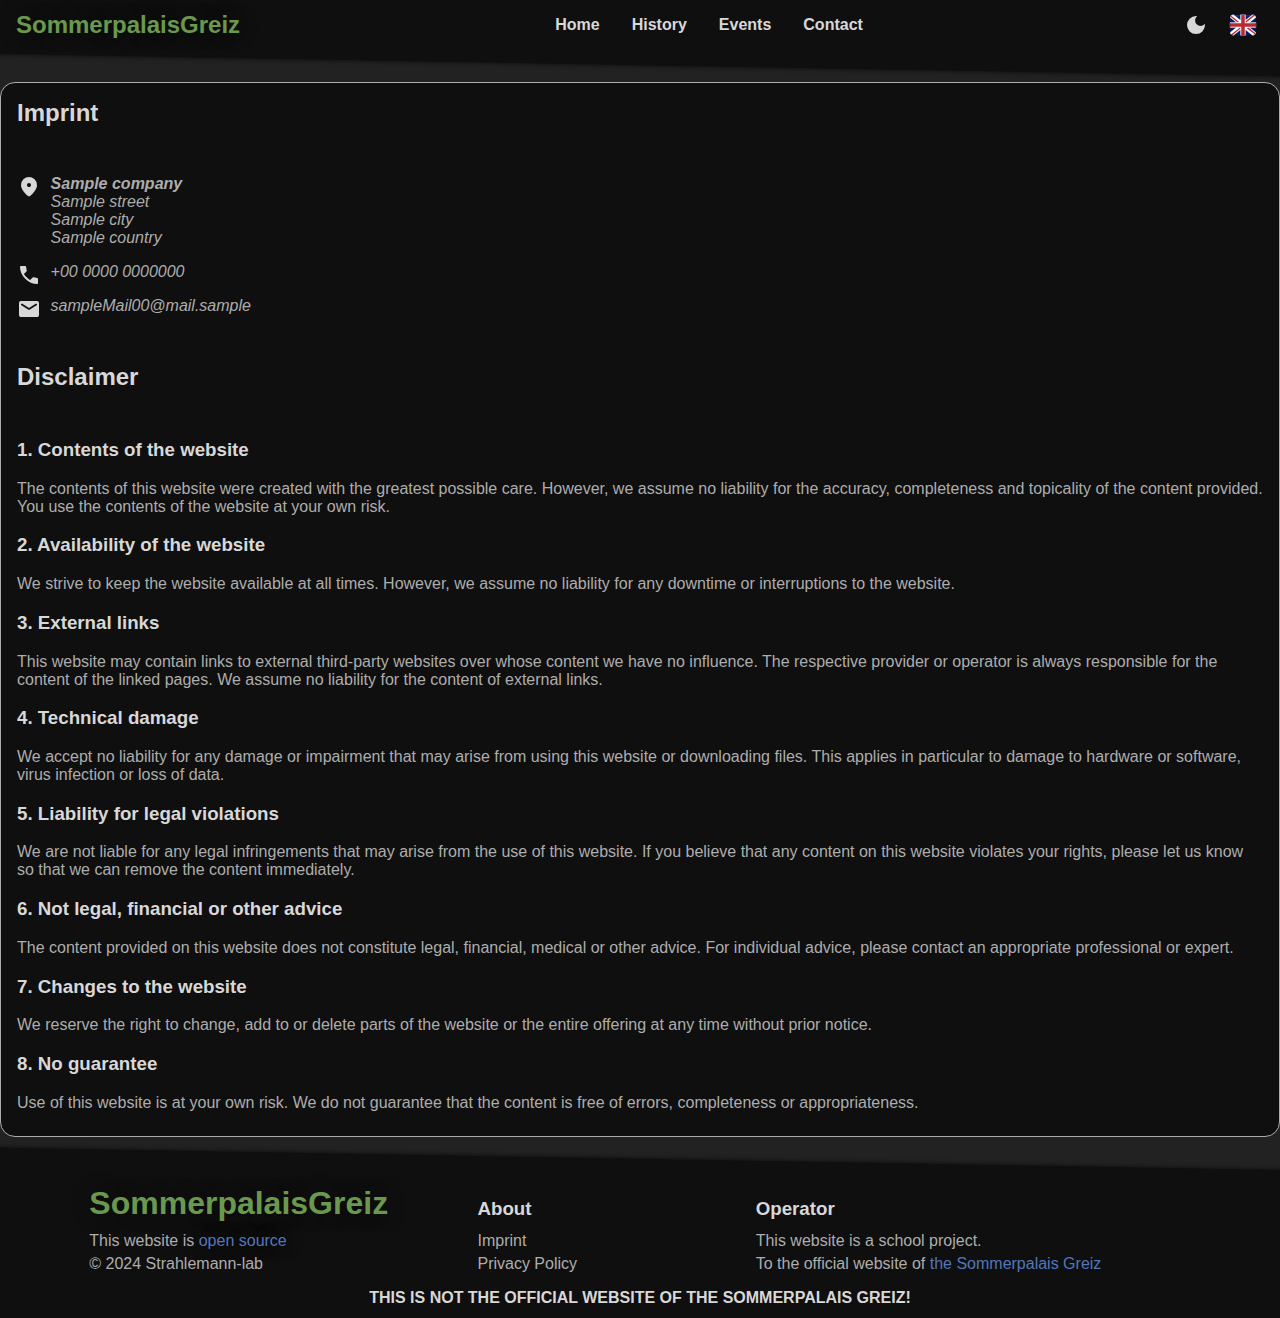
<file: en/imprint.html>
<!DOCTYPE html>
<html lang="en">
<head>
    <meta charset="UTF-8">
    <meta name="viewport" content="width=device-width, initial-scale=1.0">
    <title>SommerpalaisGreiz-Imprint</title>
    <script src="../script.js" defer></script>
    <link rel="stylesheet" href="../style.css">
    <link rel="stylesheet" href="../css/imprint.css">
</head>

<body>
    <input type="checkbox" id="noscript-hide">
    <div id="noscript">
        <script>document.getElementById("noscript").style.display = "none"</script>
        <div>
            <section>
                <svg xmlns="http://www.w3.org/2000/svg" height="24px" viewBox="0 -960 960 960" width="24px" fill="#e8eaed"><path d="M109-120q-11 0-20-5.5T75-140q-5-9-5.5-19.5T75-180l370-640q6-10 15.5-15t19.5-5q10 0 19.5 5t15.5 15l370 640q6 10 5.5 20.5T885-140q-5 9-14 14.5t-20 5.5H109Zm371-120q17 0 28.5-11.5T520-280q0-17-11.5-28.5T480-320q-17 0-28.5 11.5T440-280q0 17 11.5 28.5T480-240Zm0-120q17 0 28.5-11.5T520-400v-120q0-17-11.5-28.5T480-560q-17 0-28.5 11.5T440-520v120q0 17 11.5 28.5T480-360Z"/></svg>
                <h2>No Javascript available</h2>
            </section>
            <section>
                <p>Javascript is disabled or not supported. The website cannot be displayed properly.</p>	
                <p>Under these circumstances you will not be able to interact properly with the website.</p>
            </section>
            <p>Please enable JavaScript to continue!</p>
            <section>
                <a href="https://www.google.com/search?q=how do I activate javascript" target="_blank">Enable JavaScript</a>
                <label for="noscript-hide">Continue without</label>
            </section>
        </div>
    </div>
    <div class="page">
        <nav>
            <div class="background"></div>
            <div>
                <a class="logo" href="../index.html">SommerpalaisGreiz</a>
                <section aria-label="navigation">
                    <a href="../index.html">Home</a>
                    <a href="../en/history.html">History</a>
                    <a href="../en/events.html">Events</a>
                    <a href="../en/contact.html">Contact</a>
                </section>
                <section>
                    <button id="themeToggle"></button>
                    <button id="languageToggle" data-activelanguage="en" data-activesite="imprint">
                        <svg xmlns="http://www.w3.org/2000/svg" width="32" height="32" viewBox="0 0 32 32"><rect x="1" y="4" width="30" height="24" rx="4" ry="4" fill="#071b65"></rect><path d="M5.101,4h-.101c-1.981,0-3.615,1.444-3.933,3.334L26.899,28h.101c1.981,0,3.615-1.444,3.933-3.334L5.101,4Z" fill="#fff"></path><path d="M22.25,19h-2.5l9.934,7.947c.387-.353,.704-.777,.929-1.257l-8.363-6.691Z" fill="#b92932"></path><path d="M1.387,6.309l8.363,6.691h2.5L2.316,5.053c-.387,.353-.704,.777-.929,1.257Z" fill="#b92932"></path><path d="M5,28h.101L30.933,7.334c-.318-1.891-1.952-3.334-3.933-3.334h-.101L1.067,24.666c.318,1.891,1.952,3.334,3.933,3.334Z" fill="#fff"></path><rect x="13" y="4" width="6" height="24" fill="#fff"></rect><rect x="1" y="13" width="30" height="6" fill="#fff"></rect><rect x="14" y="4" width="4" height="24" fill="#b92932"></rect><rect x="14" y="1" width="4" height="30" transform="translate(32) rotate(90)" fill="#b92932"></rect><path d="M28.222,4.21l-9.222,7.376v1.414h.75l9.943-7.94c-.419-.384-.918-.671-1.471-.85Z" fill="#b92932"></path><path d="M2.328,26.957c.414,.374,.904,.656,1.447,.832l9.225-7.38v-1.408h-.75L2.328,26.957Z" fill="#b92932"></path><path d="M27,4H5c-2.209,0-4,1.791-4,4V24c0,2.209,1.791,4,4,4H27c2.209,0,4-1.791,4-4V8c0-2.209-1.791-4-4-4Zm3,20c0,1.654-1.346,3-3,3H5c-1.654,0-3-1.346-3-3V8c0-1.654,1.346-3,3-3H27c1.654,0,3,1.346,3,3V24Z" opacity=".15"></path><path d="M27,5H5c-1.657,0-3,1.343-3,3v1c0-1.657,1.343-3,3-3H27c1.657,0,3,1.343,3,3v-1c0-1.657-1.343-3-3-3Z" fill="#fff" opacity=".2"></path></svg>
                        <a id="noscript-languageToggle" href="de/start"><svg xmlns="http://www.w3.org/2000/svg" width="32" height="32" viewBox="0 0 32 32"><path fill="#cc2b1d" d="M1 11H31V21H1z"></path><path d="M5,4H27c2.208,0,4,1.792,4,4v4H1v-4c0-2.208,1.792-4,4-4Z"></path><path d="M5,20H27c2.208,0,4,1.792,4,4v4H1v-4c0-2.208,1.792-4,4-4Z" transform="rotate(180 16 24)" fill="#f8d147"></path><path d="M27,4H5c-2.209,0-4,1.791-4,4V24c0,2.209,1.791,4,4,4H27c2.209,0,4-1.791,4-4V8c0-2.209-1.791-4-4-4Zm3,20c0,1.654-1.346,3-3,3H5c-1.654,0-3-1.346-3-3V8c0-1.654,1.346-3,3-3H27c1.654,0,3,1.346,3,3V24Z" opacity=".15"></path><path d="M27,5H5c-1.657,0-3,1.343-3,3v1c0-1.657,1.343-3,3-3H27c1.657,0,3,1.343,3,3v-1c0-1.657-1.343-3-3-3Z" fill="#fff" opacity=".2"></path></svg></a>
                        <script>document.getElementById("noscript-languageToggle").style.display = "none"</script>
                    </button>
                </section>
            </div>
        </nav>
        <main>
            <div class="main-1">
                <div class="in">
                    <h2>Imprint</h2>
                    <address>
                        <a href="#">
                            <svg xmlns="http://www.w3.org/2000/svg" height="24px" viewBox="0 -960 960 960" width="24px" fill="#e8eaed"><path d="M480-107q-14 0-28-5t-25-15q-65-60-115-117t-83.5-110.5q-33.5-53.5-51-103T160-552q0-150 96.5-239T480-880q127 0 223.5 89T800-552q0 45-17.5 94.5t-51 103Q698-301 648-244T533-127q-11 10-25 15t-28 5Zm0-373q33 0 56.5-23.5T560-560q0-33-23.5-56.5T480-640q-33 0-56.5 23.5T400-560q0 33 23.5 56.5T480-480Z"/></svg>
                            <p><strong>Sample company</strong><br>Sample street<br>Sample city<br>Sample country<br></p>
                        </a>
                        <a href="tel:000.000.000.000">
                            <svg xmlns="http://www.w3.org/2000/svg" height="24px" viewBox="0 -960 960 960" width="24px" fill="#e8eaed"><path d="M798-120q-125 0-247-54.5T329-329Q229-429 174.5-551T120-798q0-18 12-30t30-12h162q14 0 25 9.5t13 22.5l26 140q2 16-1 27t-11 19l-97 98q20 37 47.5 71.5T387-386q31 31 65 57.5t72 48.5l94-94q9-9 23.5-13.5T670-390l138 28q14 4 23 14.5t9 23.5v162q0 18-12 30t-30 12Z"/></svg>
                            <p>+00 0000 0000000</p>
                        </a>
                        <a href="mailto:sampleMail00@mail.sample">
                            <svg xmlns="http://www.w3.org/2000/svg" height="24px" viewBox="0 -960 960 960" width="24px" fill="#e8eaed"><path d="M160-160q-33 0-56.5-23.5T80-240v-480q0-33 23.5-56.5T160-800h640q33 0 56.5 23.5T880-720v480q0 33-23.5 56.5T800-160H160Zm320-287q5 0 10.5-1.5T501-453l283-177q8-5 12-12.5t4-16.5q0-20-17-30t-35 1L480-520 212-688q-18-11-35-.5T160-659q0 10 4 17.5t12 11.5l283 177q5 3 10.5 4.5T480-447Z"/></svg>
                            <p>sampleMail00@mail.sample</p>
                        </a>
                    </address>
                    <h2>Disclaimer</h2>
                    <h3>1. Contents of the website</h3>
                    <p>The contents of this website were created with the greatest possible care. However, we assume no liability for the accuracy, completeness and topicality of the content provided. You use the contents of the website at your own risk.</p>
                    <h3>2. Availability of the website</h3>
                    <p>We strive to keep the website available at all times. However, we assume no liability for any downtime or interruptions to the website.</p>
                    <h3>3. External links</h3>
                    <p>This website may contain links to external third-party websites over whose content we have no influence. The respective provider or operator is always responsible for the content of the linked pages. We assume no liability for the content of external links.</p>
                    <h3>4. Technical damage</h3>
                    <p>We accept no liability for any damage or impairment that may arise from using this website or downloading files. This applies in particular to damage to hardware or software, virus infection or loss of data.</p>
                    <h3>5. Liability for legal violations</h3>
                    <p>We are not liable for any legal infringements that may arise from the use of this website. If you believe that any content on this website violates your rights, please let us know so that we can remove the content immediately.</p>
                    <h3>6. Not legal, financial or other advice</h3>
                    <p>The content provided on this website does not constitute legal, financial, medical or other advice. For individual advice, please contact an appropriate professional or expert.</p>
                    <h3>7. Changes to the website</h3>
                    <p>We reserve the right to change, add to or delete parts of the website or the entire offering at any time without prior notice.</p>
                    <h3>8. No guarantee</h3>
                    <p>Use of this website is at your own risk. We do not guarantee that the content is free of errors, completeness or appropriateness.</p>

                </div>
            </div>
        </main>
        <footer>
            <div class="background"></div>
            <div class="footer">
                <div class="logo-info">
                    <a class="logo" href="../index.html">SommerpalaisGreiz</a>
                    <p>This website is <a href="https://github.com/Strahlemann-lab/school-website-projekt">open source</a></p>
                    <p>© 2024 Strahlemann-lab</p>
                </div>
                <div class="about-info">
                    <h3>About</h3>
                    <a href="../en/imprint.html">Imprint</a>
                    <a href="../en/privacy.html">Privacy Policy</a>
                </div>
                <div class="operator-info">
                    <h3>Operator</h3>
                    <p>This website is a school project.</p>
                    <section><p>To the official website of </p><a href="http://www.sommerpalais-greiz.de/">the Sommerpalais Greiz</a></section>
                </div>
                <div class="warning-info">THIS IS NOT THE OFFICIAL WEBSITE OF THE SOMMERPALAIS GREIZ!</div>
            </div>  
        </footer>
    </div>
</body>
</html>
</file>
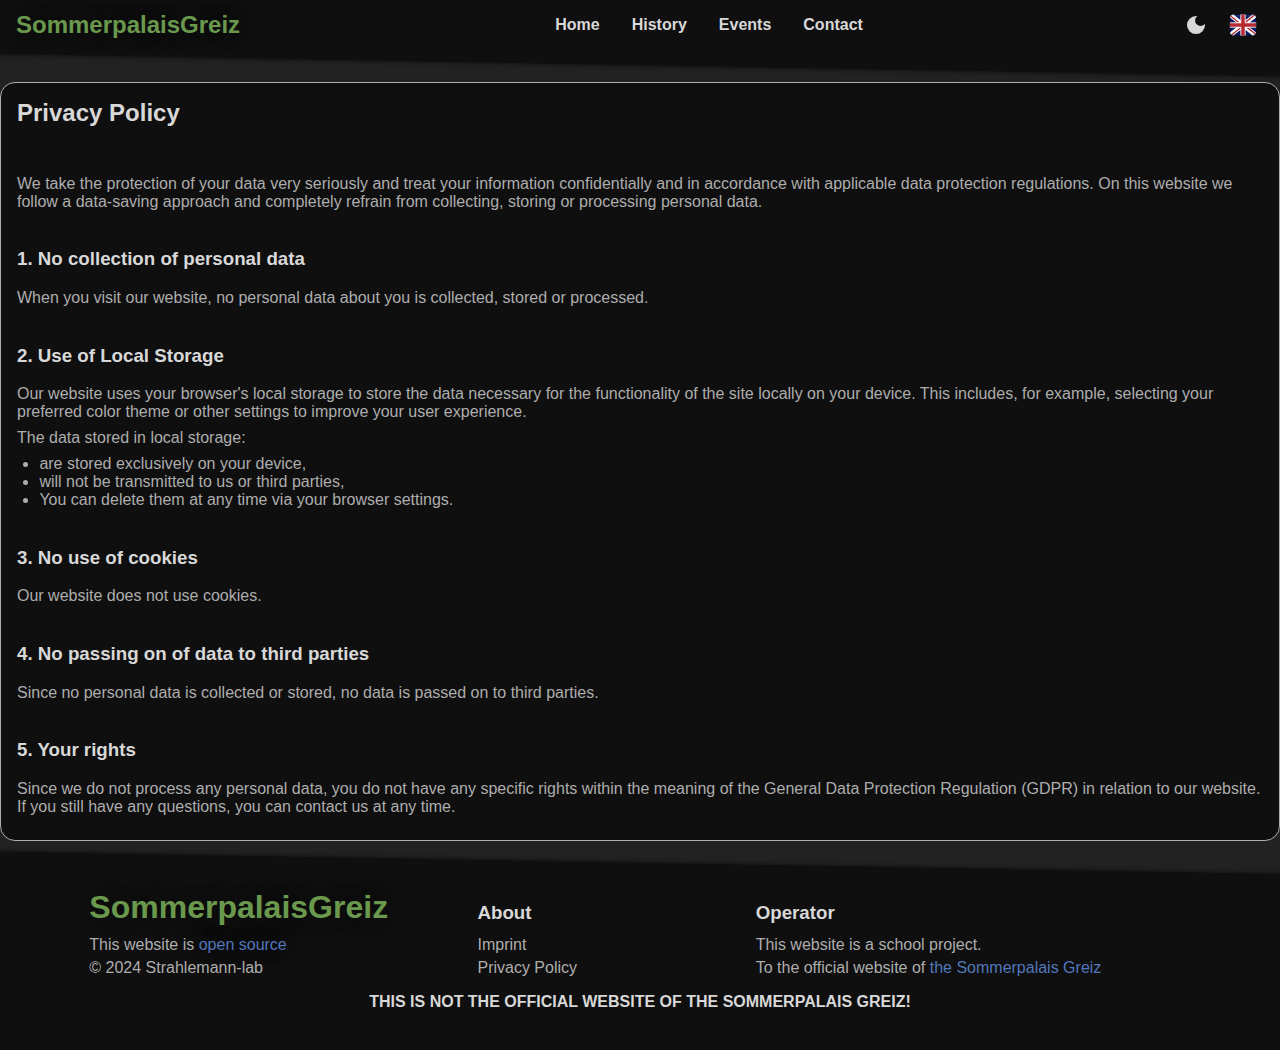
<file: en/privacy.html>
<!DOCTYPE html>
<html lang="en">
<head>
    <meta charset="UTF-8">
    <meta name="viewport" content="width=device-width, initial-scale=1.0">
    <title>SommerpalaisGreiz-Privacy Policy</title>
    <script src="../script.js" defer></script>
    <link rel="stylesheet" href="../style.css">
    <link rel="stylesheet" href="../css/privacy.css">
</head>

<body>
    <input type="checkbox" id="noscript-hide">
    <div id="noscript">
        <script>document.getElementById("noscript").style.display = "none"</script>
        <div>
            <section>
                <svg xmlns="http://www.w3.org/2000/svg" height="24px" viewBox="0 -960 960 960" width="24px" fill="#e8eaed"><path d="M109-120q-11 0-20-5.5T75-140q-5-9-5.5-19.5T75-180l370-640q6-10 15.5-15t19.5-5q10 0 19.5 5t15.5 15l370 640q6 10 5.5 20.5T885-140q-5 9-14 14.5t-20 5.5H109Zm371-120q17 0 28.5-11.5T520-280q0-17-11.5-28.5T480-320q-17 0-28.5 11.5T440-280q0 17 11.5 28.5T480-240Zm0-120q17 0 28.5-11.5T520-400v-120q0-17-11.5-28.5T480-560q-17 0-28.5 11.5T440-520v120q0 17 11.5 28.5T480-360Z"/></svg>
                <h2>No Javascript available</h2>
            </section>
            <section>
                <p>Javascript is disabled or not supported. The website cannot be displayed properly.</p>	
                <p>Under these circumstances you will not be able to interact properly with the website.</p>
            </section>
            <p>Please enable JavaScript to continue!</p>
            <section>
                <a href="https://www.google.com/search?q=how do I activate javascript" target="_blank">Enable JavaScript</a>
                <label for="noscript-hide">Continue without</label>
            </section>
        </div>
    </div>
    <div class="page">
        <nav>
            <div class="background"></div>
            <div>
                <a class="logo" href="../index.html">SommerpalaisGreiz</a>
                <section aria-label="navigation">
                    <a href="../index.html">Home</a>
                    <a href="../en/history.html">History</a>
                    <a href="../en/events.html">Events</a>
                    <a href="../en/contact.html">Contact</a>
                </section>
                <section>
                    <button id="themeToggle"></button>
                    <button id="languageToggle" data-activelanguage="en" data-activesite="privacy">
                        <svg xmlns="http://www.w3.org/2000/svg" width="32" height="32" viewBox="0 0 32 32"><rect x="1" y="4" width="30" height="24" rx="4" ry="4" fill="#071b65"></rect><path d="M5.101,4h-.101c-1.981,0-3.615,1.444-3.933,3.334L26.899,28h.101c1.981,0,3.615-1.444,3.933-3.334L5.101,4Z" fill="#fff"></path><path d="M22.25,19h-2.5l9.934,7.947c.387-.353,.704-.777,.929-1.257l-8.363-6.691Z" fill="#b92932"></path><path d="M1.387,6.309l8.363,6.691h2.5L2.316,5.053c-.387,.353-.704,.777-.929,1.257Z" fill="#b92932"></path><path d="M5,28h.101L30.933,7.334c-.318-1.891-1.952-3.334-3.933-3.334h-.101L1.067,24.666c.318,1.891,1.952,3.334,3.933,3.334Z" fill="#fff"></path><rect x="13" y="4" width="6" height="24" fill="#fff"></rect><rect x="1" y="13" width="30" height="6" fill="#fff"></rect><rect x="14" y="4" width="4" height="24" fill="#b92932"></rect><rect x="14" y="1" width="4" height="30" transform="translate(32) rotate(90)" fill="#b92932"></rect><path d="M28.222,4.21l-9.222,7.376v1.414h.75l9.943-7.94c-.419-.384-.918-.671-1.471-.85Z" fill="#b92932"></path><path d="M2.328,26.957c.414,.374,.904,.656,1.447,.832l9.225-7.38v-1.408h-.75L2.328,26.957Z" fill="#b92932"></path><path d="M27,4H5c-2.209,0-4,1.791-4,4V24c0,2.209,1.791,4,4,4H27c2.209,0,4-1.791,4-4V8c0-2.209-1.791-4-4-4Zm3,20c0,1.654-1.346,3-3,3H5c-1.654,0-3-1.346-3-3V8c0-1.654,1.346-3,3-3H27c1.654,0,3,1.346,3,3V24Z" opacity=".15"></path><path d="M27,5H5c-1.657,0-3,1.343-3,3v1c0-1.657,1.343-3,3-3H27c1.657,0,3,1.343,3,3v-1c0-1.657-1.343-3-3-3Z" fill="#fff" opacity=".2"></path></svg>
                        <a id="noscript-languageToggle" href="de/start"><svg xmlns="http://www.w3.org/2000/svg" width="32" height="32" viewBox="0 0 32 32"><path fill="#cc2b1d" d="M1 11H31V21H1z"></path><path d="M5,4H27c2.208,0,4,1.792,4,4v4H1v-4c0-2.208,1.792-4,4-4Z"></path><path d="M5,20H27c2.208,0,4,1.792,4,4v4H1v-4c0-2.208,1.792-4,4-4Z" transform="rotate(180 16 24)" fill="#f8d147"></path><path d="M27,4H5c-2.209,0-4,1.791-4,4V24c0,2.209,1.791,4,4,4H27c2.209,0,4-1.791,4-4V8c0-2.209-1.791-4-4-4Zm3,20c0,1.654-1.346,3-3,3H5c-1.654,0-3-1.346-3-3V8c0-1.654,1.346-3,3-3H27c1.654,0,3,1.346,3,3V24Z" opacity=".15"></path><path d="M27,5H5c-1.657,0-3,1.343-3,3v1c0-1.657,1.343-3,3-3H27c1.657,0,3,1.343,3,3v-1c0-1.657-1.343-3-3-3Z" fill="#fff" opacity=".2"></path></svg></a>
                        <script>document.getElementById("noscript-languageToggle").style.display = "none"</script>
                    </button>
                </section>
            </div>
        </nav>
        <main>
            <div class="main-1">
                <div class="in">
                    <h2>Privacy Policy</h2>
                    <p>We take the protection of your data very seriously and treat your information confidentially and in accordance with applicable data protection regulations. On this website we follow a data-saving approach and completely refrain from collecting, storing or processing personal data.</p>
                    <h3>1. No collection of personal data</h3>
                    <p>When you visit our website, no personal data about you is collected, stored or processed.</p>
                    <h3>2. Use of Local Storage</h3>
                    <p>Our website uses your browser's local storage to store the data necessary for the functionality of the site locally on your device. This includes, for example, selecting your preferred color theme or other settings to improve your user experience.</p>
                    <p>The data stored in local storage:</p>
                    <ul>
                        <li>are stored exclusively on your device,</li>
                        <li>will not be transmitted to us or third parties,</li>
                        <li>You can delete them at any time via your browser settings.</li>
                    </ul>
                    <h3>3. No use of cookies</h3>
                    <p>Our website does not use cookies.</p>
                    <h3>4. No passing on of data to third parties</h3>
                    <p>Since no personal data is collected or stored, no data is passed on to third parties.</p>
                    <h3>5. Your rights</h3>
                    <p>Since we do not process any personal data, you do not have any specific rights within the meaning of the General Data Protection Regulation (GDPR) in relation to our website. If you still have any questions, you can contact us at any time.</p>
                    
                </div>
            </div>
        </main>
        <footer>
            <div class="background"></div>
            <div class="footer">
                <div class="logo-info">
                    <a class="logo" href="../index.html">SommerpalaisGreiz</a>
                    <p>This website is <a href="https://github.com/Strahlemann-lab/school-website-projekt">open source</a></p>
                    <p>© 2024 Strahlemann-lab</p>
                </div>
                <div class="about-info">
                    <h3>About</h3>
                    <a href="../en/imprint.html">Imprint</a>
                    <a href="../en/privacy.html">Privacy Policy</a>
                </div>
                <div class="operator-info">
                    <h3>Operator</h3>
                    <p>This website is a school project.</p>
                    <section><p>To the official website of </p><a href="http://www.sommerpalais-greiz.de/">the Sommerpalais Greiz</a></section>
                </div>
                <div class="warning-info">THIS IS NOT THE OFFICIAL WEBSITE OF THE SOMMERPALAIS GREIZ!</div>
            </div>  
        </footer>
    </div>
</body>
</html>
</file>
<file: style.css>
/* config for var() */
:root{
    --font-standard: Inter, -apple-system, BlinkMacSystemFont, Segoe UI, Oxygen, Ubuntu, Roboto, Cantarell, Fira Sans, Droid Sans, Helvetica Neue, sans-serif;
    --color: #353535;
    --color-contrast: #f1f1f1;
    --background-color: #D9D9D9;
    --background-color-warning: #dd8080b6;
    --border-color-warning: #f81717;
    --footer-height: 150px;
    --activeSite-background-color: #6A994E;
    --hover-color: #f5f5f5;
    --color-link: #2d68d4;
    --color-z-index2: #5e5e5e;
    --site-content-width: min(100%, 1400px);
    --home-landing-color: #d8d8d8;
    --home-landing-color-z2: #adadad;
}
body[data-theme="dark"]{
    --color: #d8d8d8;
    --color-z-index2: #adadad;
    --color-contrast: #0f0f0f;
    --background-color: #222222;
    --activeSite-background-color: #6A994E;
    --hover-color: #42454b;
    --color-link: #5277bb;
    --home-landing-color: #d8d8d8;
    --home-landing-color-z2: #adadad;
    --events-box-background-color: #000000bd;
}
body[data-theme="light"]{
    --color: #353535;
    --color-z-index2: #5e5e5e;
    --color-contrast: #ffffff;
    --background-color: #D9D9D9;
    --activeSite-background-color: #6A994E;
    --hover-color: #bbbbbb;
    --color-link: #2d68d4;
    --home-landing-color: #d8d8d8;
    --home-landing-color-z2: #adadad;
    --events-box-background-color: #ffffffbd;
}

/* deactivate standard browser stylesheets */
*{
    padding: 0;
    margin: 0;
    margin-block: 0;
}

/* noscript warning */
#noscript{
    position: fixed;
    top: 0px;
    width: 100%;
    height: 100vh;
    display: flex;
    justify-content: center;
    align-items: center;
    
    div:first-child{
        box-sizing: border-box;
        padding: 1em;
        display: flex;
        flex-direction: column;
        text-align: center;
        align-items: center;
        width: min(100%,800px);
        height: max-content;
        justify-content: center;
        margin: 1em;
        border: 2px solid var(--border-color-warning);
        border-radius: 1em;
        background-color: var(--background-color-warning);
        backdrop-filter: blur(3px);
        section{
            margin: 1em;
            label{
                text-wrap: nowrap;
                cursor: pointer;
                border: 2.5px solid var(--border-color-warning);
                border-radius: 8px;
                padding: 5px;
                padding-bottom: 6px;
                color: var(--border-color-warning);
                filter: grayscale(0%);
                transition: filter 200ms ease-in-out;
            }
            label:hover{
                filter: grayscale(40%);
            }
            a{
                text-decoration: none;
                text-wrap: nowrap;
                color: var(--color-contrast);
                border: 2.5px solid var(--border-color-warning);
                border-radius: 8px;
                padding: 5px;
                padding-bottom: 6px;
                background-color: var(--border-color-warning);
                filter: grayscale(0%);
                transition: filter 200ms ease-in-out;
            }
            a:hover{
                filter: grayscale(40%);
            }
        }
        section:first-child{
            display: flex;
            flex-direction: column;
            align-items: center;
            svg{
                width: 80px;
                height: 80px;
                fill: var(--color);
            }
        }
        section:last-child{
            display: flex;
            flex-wrap: wrap;
            align-items: center;
            justify-content: center;
            gap: 1em;
        }
    }
}
#noscript-hide{ display: none; }
#noscript-hide:checked ~ #noscript{ display: none; }


/* standards for body */
body{
    background-color: var(--background-color);
    color: var(--color);
    font-family: var(--font-standard);
    font-size: 1em;
}

/* 'page' holds the entire website */
.page{
    min-height: calc(100vh + var(--footer-height));
    height: max-content;
    overflow: hidden;

    /* 'nav' holds the navigation for the website */
    nav{
        display: flex;
        justify-content: center;
        height: 50px;
        z-index: 10;
        grid-area: nav;
        width: 100%;
        position: relative;

        .background{
            position: absolute;
            height: 90px;
            width: calc(100% + 50px);
            transform: rotate(1deg) translateY(-25px);
            background-color: var(--color-contrast);
            box-shadow: 0px -6px 6px 5px black;
            z-index: -10;
            padding: 0;
            margin: 0;
        }
        div{
            
            display: flex;
            flex-wrap: nowrap;
            flex-direction: row;
            align-items: center;
            justify-content: space-between;
            position: relative; /* 'sticky' for fixed nav */
            top: 0;
            width: var(--site-content-width);
            padding-left: 1em;
            padding-right: 1em;
            
            .logo{
                justify-items: flex-start;
                text-decoration: none;
                color: var(--activeSite-background-color);
                font-weight: 600;
                font-size: 1.5em;
                text-shadow: #0000006b 0px 0px 20px;
            }

            /* 'section1' holds the navigation links for the website */
            section:nth-of-type(1){
                display: flex;
                flex-wrap: nowrap;
                align-items: center;
                flex-direction: row;
                gap: 1em;

                
                a{
                    text-decoration: none;
                    color: var(--color);
                    font-weight: 600;
                    padding: 6px 8px 6px 8px;
                    border-radius: 10px;
                    background-color: transparent;
                    transition: all 200ms ease-in-out;
                }
                a:hover{
                    background-color: var(--hover-color);
                    color: var(--color);
                }
                .active{
                    background-color: var(--activeSite-background-color);
                    color: var(--color-contrast);
                }
            }
            /* 'section2' holds customization buttons for the website */
            section:nth-of-type(2){
                display: flex;
                flex-wrap: nowrap;
                align-items: center;
                flex-direction: row;
                gap: 0.5em;
    
                button:nth-child(1){
                    display: flex;
                    justify-content: center;
                    align-items: center;
                    border: none;
                    border-radius: 50%;
                    padding: 6px;
                    background-color: transparent;
                    transition: background-color 200ms ease-in-out;
    
                    svg{
                        fill: var(--color);
                    }
                }
                button:nth-child(1):hover{
                    cursor: pointer;
                    background-color: var(--hover-color);
                }
                button:nth-child(2){
                    display: flex;
                    justify-content: center;
                    align-items: center;
                    border: none;
                    border-radius: 10px;
                    padding: 4px 7px 4px 7px;
                    background-color: transparent;
                    transition: background-color 200ms ease-in-out;
    
                    svg{
                        width: 28px;
                        height: 28px;
                    }
                    a{
                        display: flex;
                        justify-content: center;
                        align-items: center;
                    }
                }
                button:nth-child(2):hover{ 
                    background-color: var(--hover-color);
                    cursor: pointer;
                }
            }
        }
    }
    main{
        grid-area: main;

        /* style for main is described in separate css */
    }
    /* footer style */
    footer{
        grid-area: footer;
        display: flex;
        flex-direction: column;
        align-items: center;
        width: 100%;
        position: relative;
        z-index: 10;
        
        .background{
            position: absolute;
            width: calc(100% + 50px);
            height: 300px;
            transform: rotate(1deg) translateY(-10px);
            background-color: var(--color-contrast);
            box-shadow: 0px 6px 6px 5px black;
            z-index: -1;
        }
        .footer{
            width: var(--site-content-width);
            height: 100%;
            display: grid;
            grid-template-rows: auto 40px;
            grid-template-columns: none;
            grid-template-areas: 
            "logo about operator"
            "warning warning warning";
            grid-auto-flow: column;
            padding-top: 1em;

            .logo-info{
                grid-area: logo;
                display: flex;
                flex-direction: column;
                margin: auto;

                a{
                    justify-items: flex-start;
                    text-decoration: none;
                    color: var(--activeSite-background-color);
                    font-weight: 600;
                    font-size: 2em;
                    margin-bottom: 10px;
                    text-shadow: #0000006b 0px 0px 20px;
                }
                p{
                    margin-bottom: 5px;
                    color: var(--color-z-index2);
                    a{
                        margin-bottom: 5px;
                        color: var(--color-link);
                        font-weight: 400;
                        font-size: 1em;
                    }
                }
            }
            .about-info{
                grid-area: about;
                display: flex;
                flex-direction: column;

                h3{
                    margin-top: 0.7em;
                    margin-bottom: 12px;
                }
                a{
                    text-decoration: none;
                    color: var(--color);
                    margin-bottom: 5px;
                    color: var(--color-z-index2); 
                }
            }
            .operator-info{
                grid-area: operator;
                display: flex;
                flex-direction: column;

                h3{
                    margin-top: 0.7em;
                    margin-bottom: 12px;
                }
                section, p{
                    
                    color: var(--color);
                    margin-bottom: 5px;
                    color: var(--color-z-index2);
                    display: inline;
                    
                    a{
                        text-decoration: none;
                        color: var(--color-link);
                    }
                }
            }
            .warning-info{
                grid-area: warning;
                font-weight: 600;
                margin: auto;
            }
        }
    }
}
/* nav responsive */
@media (max-width: 750px){
    .page nav div section:nth-of-type(1){
        position: fixed;
        bottom: 0;
        width: 100%;
        justify-content: center;
        background-color: var(--background-color);
        margin: 0px;
        padding-bottom: 5px;
        padding-top: 5px;
        transform: translateX(-1em);
        box-shadow: 0px 8px 5px 7px black;
        z-index: 100;
    }
    .page nav div {
        width: 100%;
    }
    .page footer{
        margin-bottom: 42px;
        z-index: -1;
    }
}
/* footer responsive */
@media (max-width: 900px){
    .page footer{
        .background{
            position: absolute;
            width: calc(100% + 50px);
            height: 300px;
            transform: rotate(1deg) translateY(-10px);
            background-color: var(--color-contrast);
            box-shadow: 0px 6px 6px 5px black;
            z-index: -1;
        }
        .footer{
            grid-template-rows: auto auto 40px;
            grid-template-columns: none;
            grid-template-areas: 
            "logo logo logo"
            "about operator operator"
            "warning warning warning";
            grid-auto-flow: column;
            padding-top: 1em;
            
            .logo-info{
                margin: auto;
            }
            .about-info{
                margin: auto;
            }
            .operator-info{
                margin: auto;
            }
        }
    }
}
</file>
<file: css/home.css>
/* <-- config for var() --> */
:root{
    --font-standard: Inter, -apple-system, BlinkMacSystemFont, Segoe UI, Oxygen, Ubuntu, Roboto, Cantarell, Fira Sans, Droid Sans, Helvetica Neue, sans-serif;
    --color: #353535;
    --color-contrast: #f1f1f1;
    --background-color: #D9D9D9;
    --background-color-warning: #dd8080b6;
    --border-color-warning: #f81717;
    --footer-height: 150px;
    --activeSite-background-color: #6A994E;
    --hover-color: #f5f5f5;
    --color-link: #2d68d4;
    --color-z-index2: #5e5e5e;
    --site-content-width: min(100%, 1400px);
    --home-landing-color: #d8d8d8;
    --home-landing-color-z2: #adadad;
}

/* <-- style for main on home/start --> */
.main-landing{
    background-image: url(../image/greiz_sommerpalais2.jpeg);
    background-size: cover;
    background-position: center;
    scale: 1.015;
    z-index: -1;

    .in{
        display: flex;
        flex-direction: column;
        z-index: -10;
        align-items: center;
        justify-content: space-around;
        height: calc(100vh - 40px);
        overflow: hidden;
        /* backdrop-filter: grayscale(20%) blur(2px) brightness(40%); */
        background: linear-gradient(0deg, var(--background-color) 0%, var(--background-color) 2%, rgba(0,0,0,0) 10%, rgba(0,0,0,0) 100%);
        background-position: center 5px;

        /*  style for landing  */
        section:nth-of-type(1){
            width: var(--site-content-width);
            display: flex;
            flex-direction: column;
            position: relative;
            align-items: center;
            margin-top: 2em;
            margin-bottom: 1em;
            
            h1{
                font-weight: 800;
                font-size: 4.5em;
                background: linear-gradient(180deg, rgba(106,153,78,1) 0%, rgba(106,153,78,1) 70%, rgba(167,201,87,1) 100%);
                background-clip: text;
                color: transparent;
                margin-bottom: 32px;
            }
            #headline-animation{
                position: relative;
                mask-image: linear-gradient(0deg, rgb(0, 0, 0, 0) 2%, rgba(0,0,0) 15%, rgb(0, 0, 0) 85%, rgba(0, 0, 0, 0) 98%);
                height: 70px;
                width: 184px;
                overflow: hidden;
                margin-bottom: 4em;
    
                p{
                    font-weight: 600;
                    font-size: 3em;
                    position: absolute;
                    transition: top 800ms ease-in-out;
                    left: 50%;
                    transform: translateX(-50%);
                    color: var(--home-landing-color);
                }
                .in-place{
                    top: 0;
                }
                .under-place{
                    top: 100%;
                }
                .upper-place{
                    top: -100%;
                    opacity: 0;
                }
            }
            p{
                font-weight: 400;
                font-size: 1.5em;
                color: var(--home-landing-color-z2);
            }
        }
        /*  landing buttons  */
        section:nth-of-type(2){
            margin-top: 1em;
            margin-bottom: 3em;
            display: flex;
            flex-direction: row;
            flex-wrap: nowrap;
            gap: 3em;
    
            a{
                font-weight: 400;
                font-size: 1.3em;
                text-decoration: none;
                border-radius: 12px;
                padding: 12px;
                transition: all 200ms ease-in-out;
                text-align: center;
                color: var(--home-landing-color);
            }
            a:nth-of-type(1){
                background-color: var(--activeSite-background-color);
            }
            a:nth-of-type(2){
                border: 2px solid var(--activeSite-background-color);
            }
            a:hover{
                background-color: var(--hover-color);
                color: var(--color);
                border-color: var(--hover-color);
            }
        }


    }
}
.img-slider{
    margin-bottom: 1.5em;
    padding-top: 1em;
    background-color: var(--background-color);
    transform: translateY(-5px);
    z-index: 1;
    position: relative;
    height: 310px;
    overflow: hidden;
    width: calc(100% - 2px);
    mask-image: linear-gradient(
            to right,
            transparent 0%,
            black 5%,
            black 95%,
            transparent 100%
    );

    div{
        display: flex;
        width: 100%;
        min-width: calc(500px * 5);
        position: relative;
        

        section{
            width: 500px;
            height: 300px;
            border: 1px solid var(--color-z-index2);
            border-radius: 10px;
            position: absolute;
            left: 100%;
            animation: imgSlider 30s linear infinite;
            animation-delay: calc( ((30s / 5) * (var(--position) - 1)) * -1);
            overflow: hidden;
            transition: filter 500ms;

            img:nth-of-type(1){
                width: 100%;
            }
            img:nth-of-type(2){
                width: 100%;
            }
            img:nth-of-type(3){
                width: 100%;
            }
            img:nth-of-type(4){
                width: 100%;
            }
            img:nth-of-type(5){
                width: 100%;
            }
        }
    }
}
.img-slider:hover div section{
    animation-play-state: paused !important;
    filter: grayscale(1);
}
.img-slider div section:hover{
    filter: grayscale(0);
}
@keyframes imgSlider {
    from{
        left: 100%;
    }
    to{
        left: -500px;
    }
}

@media(max-width: 750px) {
    .main-landing .in{
        

        section:nth-of-type(1){
            h1{
                font-size: 2.5em;
            }
            #headline-animation{
                p{
                    font-weight: 600;
                    font-size: 1.8em;
                    position: absolute;
                    transition: top 800ms ease-in-out;
                    left: 50%;
                    transform: translateX(-50%);
                    color: var(--home-landing-color);
                }
            }
            p{
                font-weight: 400;
                font-size: 1em;
                color: var(--home-landing-color-z2);
            }
        }
    }
}
</file>
<file: css/privacy.css>
:root{
    --font-standard: Inter, -apple-system, BlinkMacSystemFont, Segoe UI, Oxygen, Ubuntu, Roboto, Cantarell, Fira Sans, Droid Sans, Helvetica Neue, sans-serif;
    --color: #353535;
    --color-contrast: #f1f1f1;
    --background-color: #D9D9D9;
    --background-color-warning: #dd8080b6;
    --border-color-warning: #f81717;
    --footer-height: 150px;
    --activeSite-background-color: #6A994E;
    --hover-color: #f5f5f5;
    --color-link: #2d68d4;
    --color-z-index2: #5e5e5e;
    --site-content-width: min(100%, 1400px);
    --home-landing-color: #d8d8d8;
    --home-landing-color-z2: #adadad;
    --events-box-background-color: #ffffffbd;
}

.main-1{
    width: 100%;
    display: flex;
    justify-content: center;
    margin-top: 2em;
    margin-bottom: 2em;


    .in{
        width: var(--site-content-width);
        background-color: var(--color-contrast);
        border: var(--color-z-index2) solid 1px;
        border-radius: 15px;
        padding: 1em;

        h2{
            margin-bottom: 2em;
        }
        h3{
            margin-bottom: 1em;
            margin-top: 2em;
        }
        p{
            color: var(--color-z-index2);
            margin-bottom: 0.5em;
        }
        ul{
            margin-left: 1.4em;
            color: var(--color-z-index2);
        }
        

    }
}
</file>
<file: css/history.css>
:root{
    --font-standard: Inter, -apple-system, BlinkMacSystemFont, Segoe UI, Oxygen, Ubuntu, Roboto, Cantarell, Fira Sans, Droid Sans, Helvetica Neue, sans-serif;
    --color: #353535;
    --color-contrast: #f1f1f1;
    --background-color: #D9D9D9;
    --background-color-warning: #dd8080b6;
    --border-color-warning: #f81717;
    --footer-height: 150px;
    --activeSite-background-color: #6A994E;
    --hover-color: #f5f5f5;
    --color-link: #2d68d4;
    --color-z-index2: #5e5e5e;
    --site-content-width: min(100%, 1400px);
    --home-landing-color: #d8d8d8;
    --home-landing-color-z2: #adadad;
}

.main-1{
    display: flex;
    flex-direction: column;
    align-items: center;
    margin-top: 1em;
    margin-bottom: 2em;

    padding-left: 1em;
    padding-right: 1em;
    

    section:nth-of-type(1){
        display: flex;
        flex-direction: row;
        flex-wrap: wrap;
        align-items: center;
        justify-content: space-between;
        width: var(--site-content-width);
        border: 1px solid var(--color-z-index2);
        border-radius: 15px 15px 0px 0px;
        background-color: var(--color-contrast);
        padding: 1em;
        margin: 1em;
        margin-bottom: 0px;
        position: relative;

        img{
            height: 300px;
            width: 430px;
            border-radius: 8px;
        }
        div{
            display: flex;
            height: min-content;
            min-height: 300px;
            flex-direction: column;
            justify-content: space-around;
            width: calc(100% - 450px);
            min-width: 300px;
            
            h2{
                margin-top: 1em;
            }
            p{
                color: var(--color-z-index2);
                font-weight: 400;
                line-height: 30px;
            }
        }
    }
    section:nth-of-type(2){
        display: flex;
        flex-direction: row;
        flex-wrap: wrap;
        align-items: center;
        justify-content: space-between;
        width: var(--site-content-width);
        border: 1px solid var(--color-z-index2);
        border-radius: 0px 0px 15px 15px ;
        background-color: var(--color-contrast);
        border-top: none;
        padding: 1em;
        margin: 1em;
        margin-top: 0px;
        position: relative;

        img{
            height: 300px;
            border-radius: 8px;
        }
        div{
            display: flex;
            height: min-content;
            min-height: 300px;
            flex-direction: column;
            justify-content: space-around;
            width: calc(100% - 450px);
            min-width: 300px;
            margin-bottom: 1em;
            
            h2{
                margin-top: 1em;
                margin-bottom: 1em;
            }
            p{
                color: var(--color-z-index2);
                font-weight: 400;
                line-height: 30px;
            }
        }
    }
    section:nth-of-type(3){
        display: flex;
        flex-direction: row;
        flex-wrap: wrap;
        align-items: center;
        justify-content: space-between;
        width: var(--site-content-width);
        border: 1px solid var(--color-z-index2);
        border-radius: 15px 15px 0px 0px;
        background-color: var(--color-contrast);
        padding: 1em;
        margin: 1em;
        margin-bottom: 0px;
        position: relative;

        img{
            height: 300px;
            width: 430px;
            border-radius: 8px;
        }
        div{
            display: flex;
            height: min-content;
            min-height: 300px;
            flex-direction: column;
            justify-content: space-around;
            width: calc(100% - 450px);
            min-width: 300px;
            
            h2{
                margin-top: 1em;
            }
            p{
                color: var(--color-z-index2);
                font-weight: 400;
                line-height: 30px;
            }
        }
    }
    section:nth-of-type(4){
        display: flex;
        flex-direction: row;
        flex-wrap: wrap;
        align-items: center;
        justify-content: space-between;
        width: var(--site-content-width);
        border: 1px solid var(--color-z-index2);
        border-radius: 0px 0px 15px 15px ;
        background-color: var(--color-contrast);
        border-top: none;
        padding: 1em;
        margin: 1em;
        margin-top: 0px;
        position: relative;

        img{
            height: 300px;
            border-radius: 8px;
        }
        div{
            display: flex;
            height: min-content;
            min-height: 300px;
            flex-direction: column;
            justify-content: space-around;
            width: calc(100% - 450px);
            min-width: 300px;
            margin-bottom: 1em;
            
            h2{
                margin-top: 1em;
            }
            p{
                color: var(--color-z-index2);
                font-weight: 400;
                line-height: 30px;
            }
        }
    }
}

@media(max-width: 750px) {
    .main-1 section{
        justify-content: center !important;

        div{
            width: 100% !important;
        }
    }
}
</file>
<file: css/imprint.css>
:root{
    --font-standard: Inter, -apple-system, BlinkMacSystemFont, Segoe UI, Oxygen, Ubuntu, Roboto, Cantarell, Fira Sans, Droid Sans, Helvetica Neue, sans-serif;
    --color: #353535;
    --color-contrast: #f1f1f1;
    --background-color: #D9D9D9;
    --background-color-warning: #dd8080b6;
    --border-color-warning: #f81717;
    --footer-height: 150px;
    --activeSite-background-color: #6A994E;
    --hover-color: #f5f5f5;
    --color-link: #2d68d4;
    --color-z-index2: #5e5e5e;
    --site-content-width: min(100%, 1400px);
    --home-landing-color: #d8d8d8;
    --home-landing-color-z2: #adadad;
    --events-box-background-color: #ffffffbd;
}

.main-1{
    width: 100%;
    display: flex;
    justify-content: center;
    margin-top: 2em;
    margin-bottom: 2em;


    .in{
        width: var(--site-content-width);
        background-color: var(--color-contrast);
        border: var(--color-z-index2) solid 1px;
        border-radius: 15px;
        padding: 1em;

        h2{
            margin-bottom: 2em;
        }
        h3{
            margin-bottom: 1em;
            margin-top: 1em;
        }
        p{
            color: var(--color-z-index2);
            margin-bottom: 0.5em;
        }
        ul{
            margin-left: 1.4em;
            color: var(--color-z-index2);
        }
        address{
            display: flex;
            flex-direction: column;
            margin-bottom: 2em;
            a{
                display: inline-flex;
                align-items: start;
                text-decoration: none;
                color: var(--color);
                margin-bottom: 0.5em;

                svg{
                    margin-right: 0.6em;
                    fill: var(--color);
                    flex-shrink: 0;
                }
            }
        }
    }
}
</file>
<file: css/contact.css>
:root{
    --font-standard: Inter, -apple-system, BlinkMacSystemFont, Segoe UI, Oxygen, Ubuntu, Roboto, Cantarell, Fira Sans, Droid Sans, Helvetica Neue, sans-serif;
    --color: #353535;
    --color-contrast: #f1f1f1;
    --background-color: #D9D9D9;
    --background-color-warning: #dd8080b6;
    --border-color-warning: #f81717;
    --footer-height: 150px;
    --activeSite-background-color: #6A994E;
    --hover-color: #f5f5f5;
    --color-link: #2d68d4;
    --color-z-index2: #5e5e5e;
    --site-content-width: min(100%, 1400px);
    --home-landing-color: #d8d8d8;
    --home-landing-color-z2: #adadad;
    --events-box-background-color: #ffffffbd;
}

.main-1{
    width: 100%;
    display: flex;
    justify-content: center;
    margin-top: 2em;

    .in{
        width: var(--site-content-width);
        background-color: var(--color-contrast);
        border: var(--color-z-index2) solid 1px;
        border-radius: 15px;
        padding: 1em;

        h2{
            margin-bottom: 1em;
        }
        .text{
            margin-bottom: 0.5em;
            color: var(--color-z-index2);
        }
        address{
            display: flex;
            flex-direction: column;
            a{
                display: inline-flex;
                align-items: start;
                text-decoration: none;
                color: var(--color-z-index2);
                margin-bottom: 0.5em;

                svg{
                    margin-right: 0.6em;
                    fill: var(--color-z-index2);
                    flex-shrink: 0;
                }
            }
        }
    }
}
.main-2{
    width: 100%;
    display: flex;
    justify-content: center;
    margin-top: 1.5em;


    .in{
        width: var(--site-content-width);
        background-color: var(--color-contrast);
        border: var(--color-z-index2) solid 1px;
        border-radius: 15px;
        padding: 1em;

        h2{
            margin-bottom: 1em;
        }
        .time{
            display: flex;
            flex-direction: row;
            color: var(--color-z-index2);

            svg{
                fill: var(--color-z-index2);
                margin-right: 0.6em;
                flex-shrink: 0;
            }
        }

    }
}
.main-3{
    width: 100%;
    display: flex;
    justify-content: center;
    margin-top: 1.5em;
    margin-bottom: 2em;

    .in{
        width: var(--site-content-width);
        background-color: var(--color-contrast);
        border: var(--color-z-index2) solid 1px;
        border-radius: 15px;
        padding: 1em;

        h2{
            margin-bottom: 1em;
        }
        .price{
            display: flex;

            svg{
                fill: var(--color-z-index2);
                margin-right: 0.6em;
                flex-shrink: 0;
            }
            table{
                border-collapse: collapse;
                border: 1px solid var(--color-z-index2);
                color: var(--color-z-index2);

                tr{
                    border: 1px solid var(--color-z-index2);
                }
                tr:nth-of-type(odd){
                    background-color: var(--background-color);
                }
                td{
                    border: 1px solid var(--color-z-index2);
                    padding: 0.5em;
                }
            }
        }
    }
}
</file>
<file: css/events.css>
:root{
    --font-standard: Inter, -apple-system, BlinkMacSystemFont, Segoe UI, Oxygen, Ubuntu, Roboto, Cantarell, Fira Sans, Droid Sans, Helvetica Neue, sans-serif;
    --color: #353535;
    --color-contrast: #f1f1f1;
    --background-color: #D9D9D9;
    --background-color-warning: #dd8080b6;
    --border-color-warning: #f81717;
    --footer-height: 150px;
    --activeSite-background-color: #6A994E;
    --hover-color: #f5f5f5;
    --color-link: #2d68d4;
    --color-z-index2: #5e5e5e;
    --site-content-width: min(100%, 1400px);
    --home-landing-color: #d8d8d8;
    --home-landing-color-z2: #adadad;
    --events-box-background-color: #ffffffbd;
}

.main-1{
    width: 100%;
    display: flex;
    justify-content: center;
    margin-top: 2em;

    .in{
        width: var(--site-content-width);
        background-color: var(--color-contrast);
        border: var(--color-z-index2) solid 1px;
        border-radius: 15px;
        padding: 1em;

        h2{
            margin-bottom: 1em;
        }
        .events-container{
            display: grid;
            gap: 1em;
            grid-template-columns: repeat(2, minmax(350px, 1fr));
            justify-content: center;
            filter: saturate(0.8);
            
            
            .event-box{
                box-sizing: border-box;
                height: 300px;
                background-position: center;
                background-size: cover;
                border: 1px solid var(--color-z-index2);
                border-radius: 8px;
                position: relative;
                overflow: hidden;
                transition: filter 300ms ease-in-out;
    
                div:nth-of-type(1){
                    position: absolute;
                    width: 100%;
                    height: 15%;
                    background-color: var(--events-box-background-color);
                    backdrop-filter: blur(3px);
                    display: inline-flex;
                    justify-content: space-between;
                    align-items: center;
    
                    h3{
                        height: 100%;
                        display: flex;
                        align-items: center;
                    }
                    h3:nth-child(1){
                        padding-left: 0.5em;
                    }
                    h3:nth-child(2){
                        padding-right: 0.5em;
                        padding-left: 0.5em;
                        border-radius: 8px 0 0 8px;
                        color: var(--color-contrast);
                        background-color: var(--activeSite-background-color);
                    }
                }
                div:nth-of-type(2){
                    position: absolute;
                    box-sizing: border-box;
                    bottom: -100%;
                    background-color: var(--events-box-background-color);
                    width: 100%;
                    height: max-content;
                    padding: 0.2em;
                    color: var(--color-z-index2);
                    transition:all 300ms ease-in-out;
                    backdrop-filter: blur(3px);
                }
            }
            .event-box:hover div:nth-of-type(2){
                bottom: 0%;
            }
            .item-1{
                background-image: url(../image/events/weihnachten_2.jpeg);
            }
            .item-2{
                background-image: url(../image/events/buch.jpeg);
            }
            .item-3{
                background-image: url(../image/events/ddr_kunst.jpeg);
            }
            .item-4{
                background-image: url(../image/events/weihnachten.jpeg);
            }
        }
        .events-container:hover .event-box{
            filter: grayscale(1);
        }
        .events-container .event-box:hover{
            filter: grayscale(0);
        }
    }
    @media(max-width: 1050px){
        .in .events-container{
            grid-template-columns: repeat(auto-fit, minmax(350px, 1fr));
            
        }
    }
}
.main-2{
    width: 100%;
    display: flex;
    justify-content: center;
    margin-top: 1.5em;
    margin-bottom: 2em;

    .in{
        width: var(--site-content-width);
        background-color: var(--color-contrast);
        border: var(--color-z-index2) solid 1px;
        border-radius: 15px;
        padding: 1em;

        h2{
            margin-bottom: 1em;
        }
        .guided-box{
            box-sizing: border-box;
            height: 300px;
            max-width: 600px;
            background-position: center;
            background-size: cover;
            border: 1px solid var(--color-z-index2);
            border-radius: 8px;
            position: relative;
            overflow: hidden;
            background-image: url(../image/events/tour.jpeg);

            div:nth-of-type(1){
                position: absolute;
                width: 100%;
                height: 15%;
                background-color: var(--events-box-background-color);
                backdrop-filter: blur(3px);
                display: inline-flex;
                justify-content: space-between;
                align-items: center;

                h3{
                    height: 100%;
                    display: flex;
                    align-items: center;
                }
                h3:nth-child(1){
                    padding-left: 0.5em;
                }
                h3:nth-child(2){
                    padding-right: 0.5em;
                    padding-left: 0.5em;
                    border-radius: 8px 0 0 8px;
                    color: var(--color-contrast);
                    background-color: var(--activeSite-background-color);
                }
            }
            div:nth-of-type(2){
                position: absolute;
                box-sizing: border-box;
                bottom: -100%;
                background-color: var(--events-box-background-color);
                width: 100%;
                height: max-content;
                padding: 0.2em;
                color: var(--color-z-index2);
                transition:all 300ms ease-in-out;
                backdrop-filter: blur(3px);
            }
        }
        .guided-box:hover div:nth-of-type(2){
            bottom: 0%;
        }
    }
}
</file>
